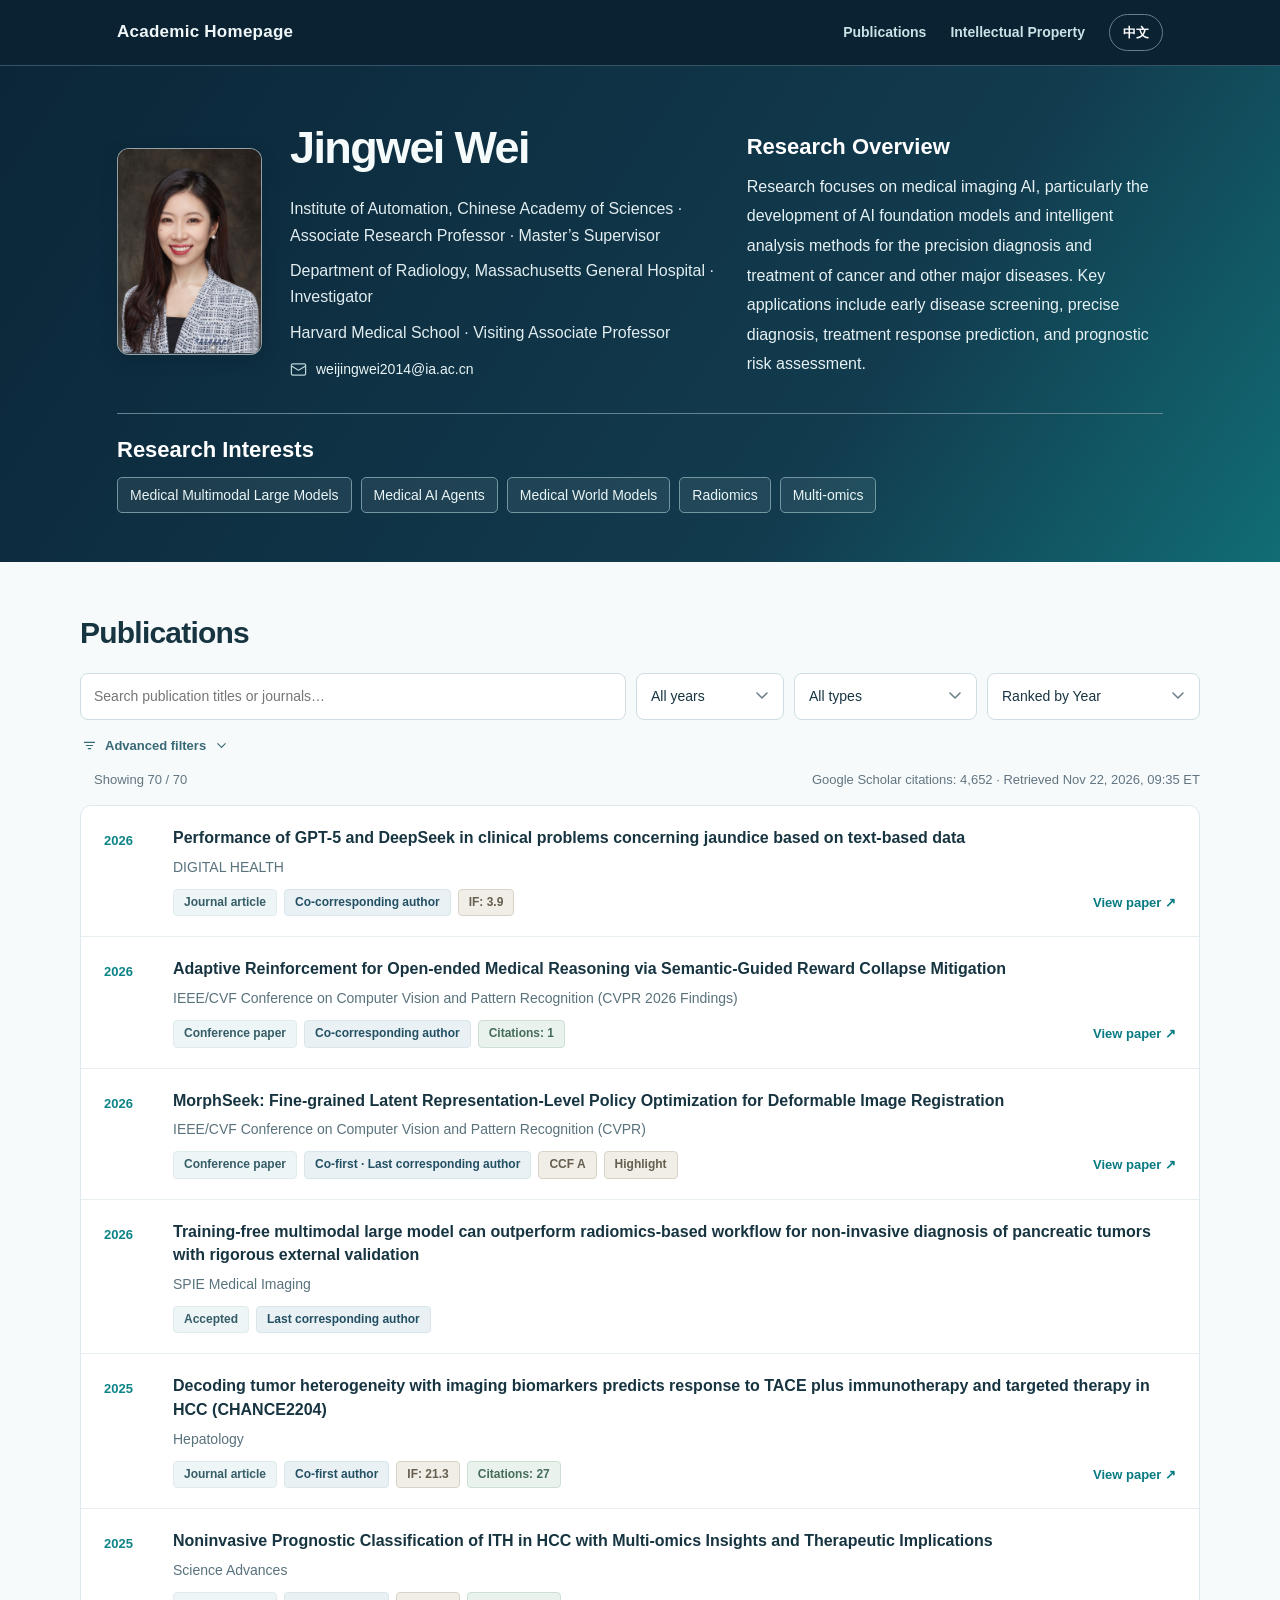
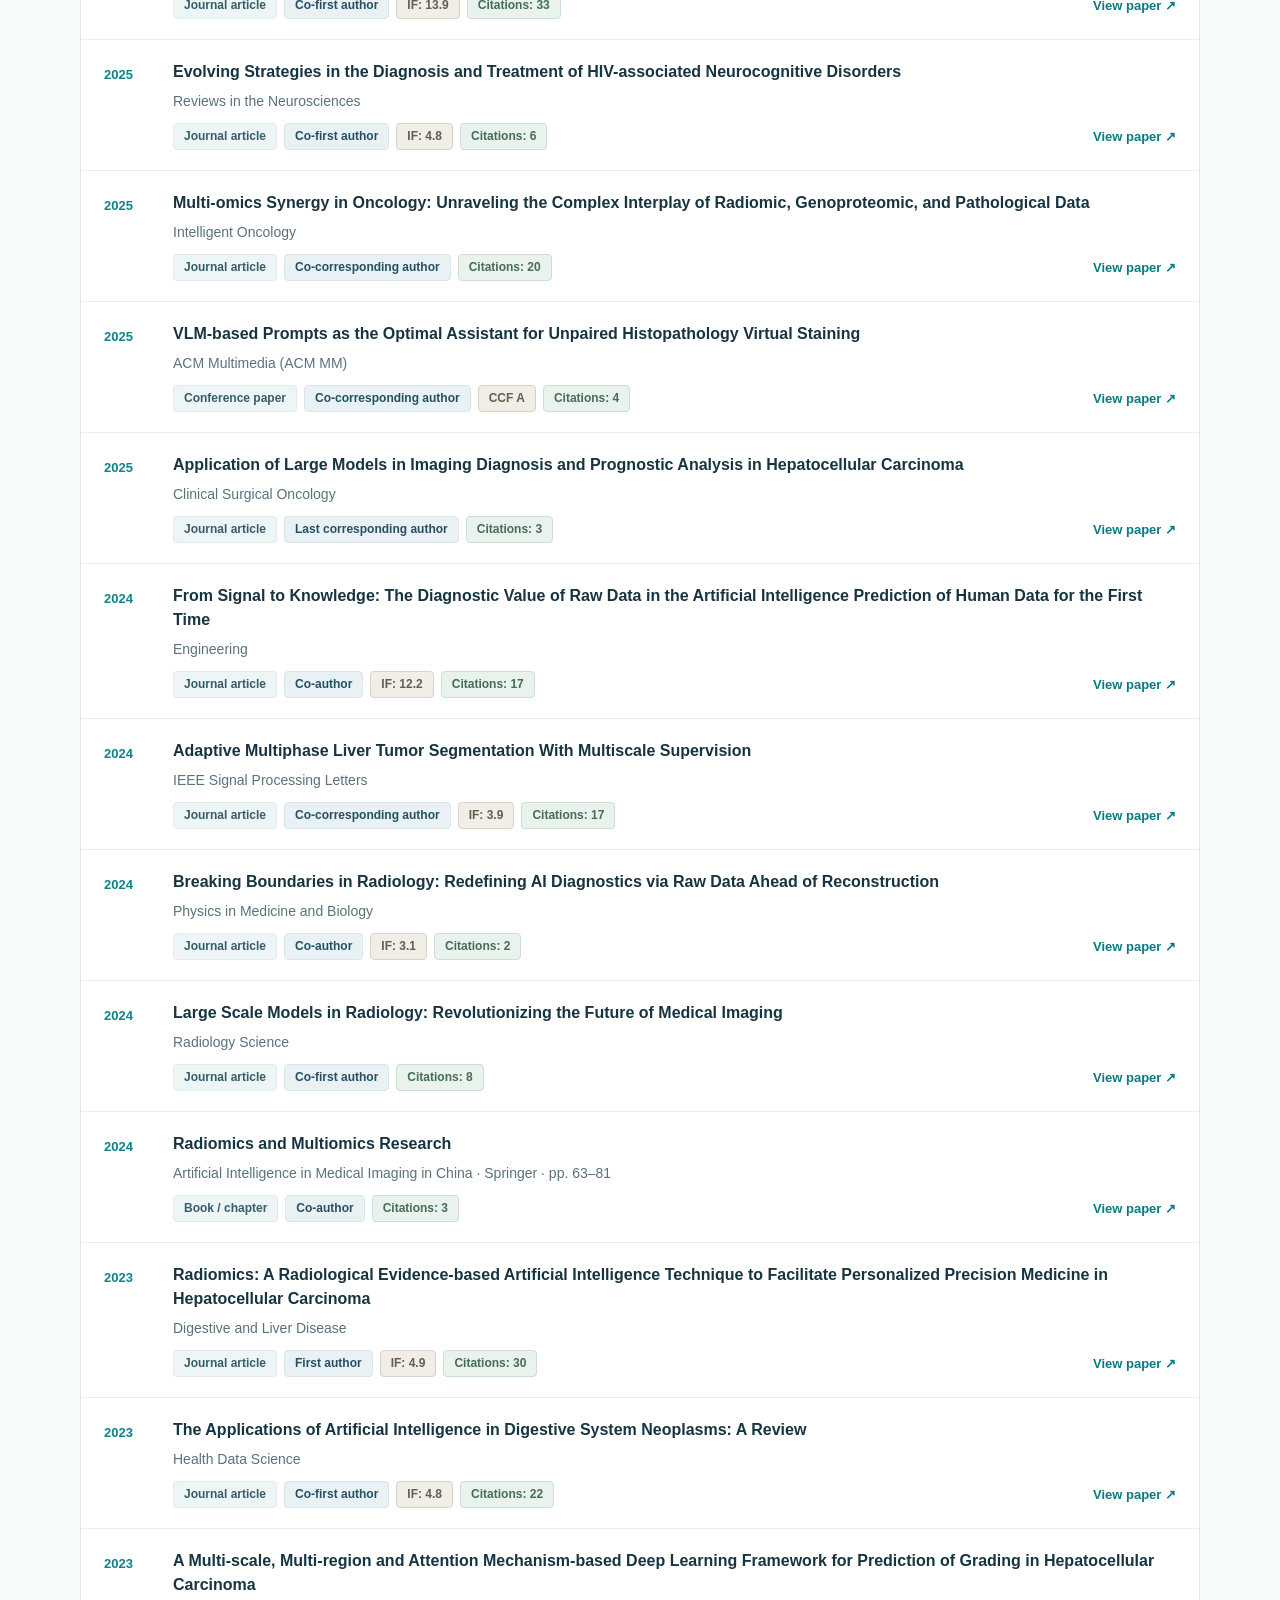
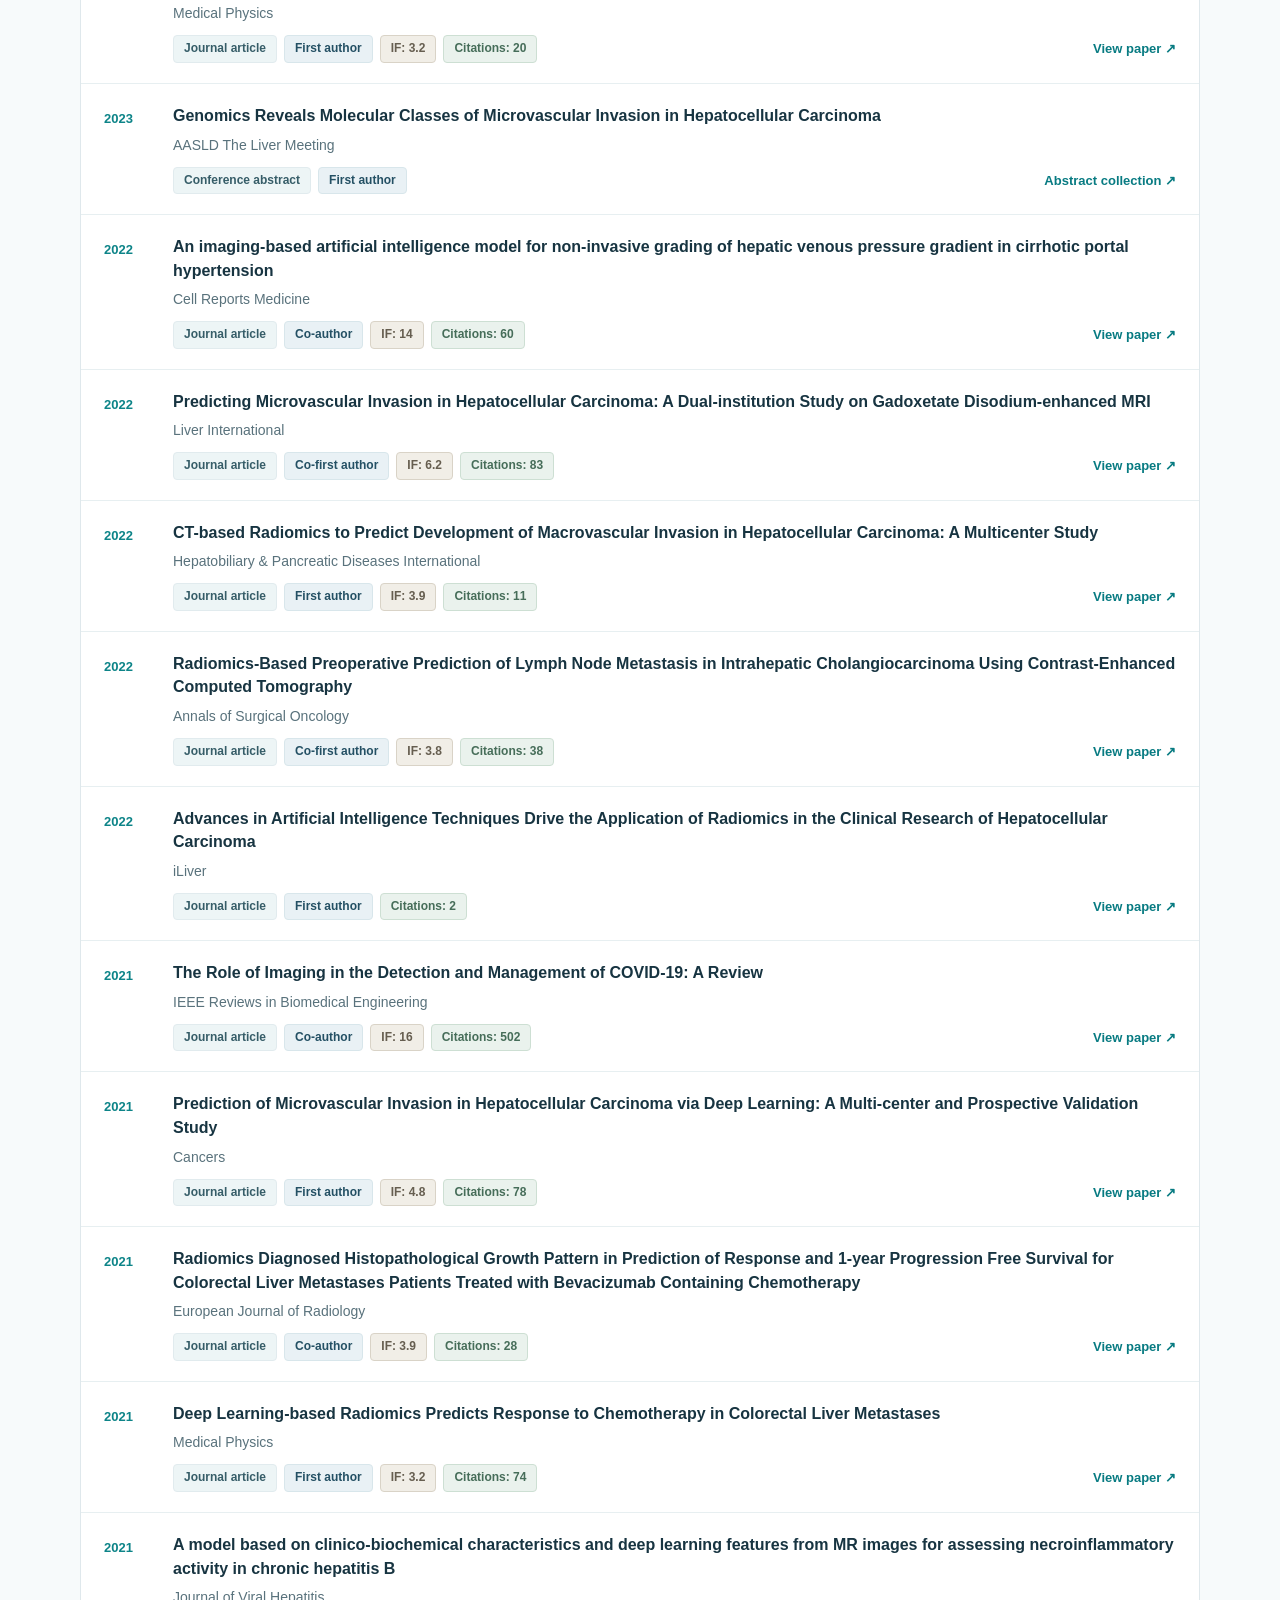
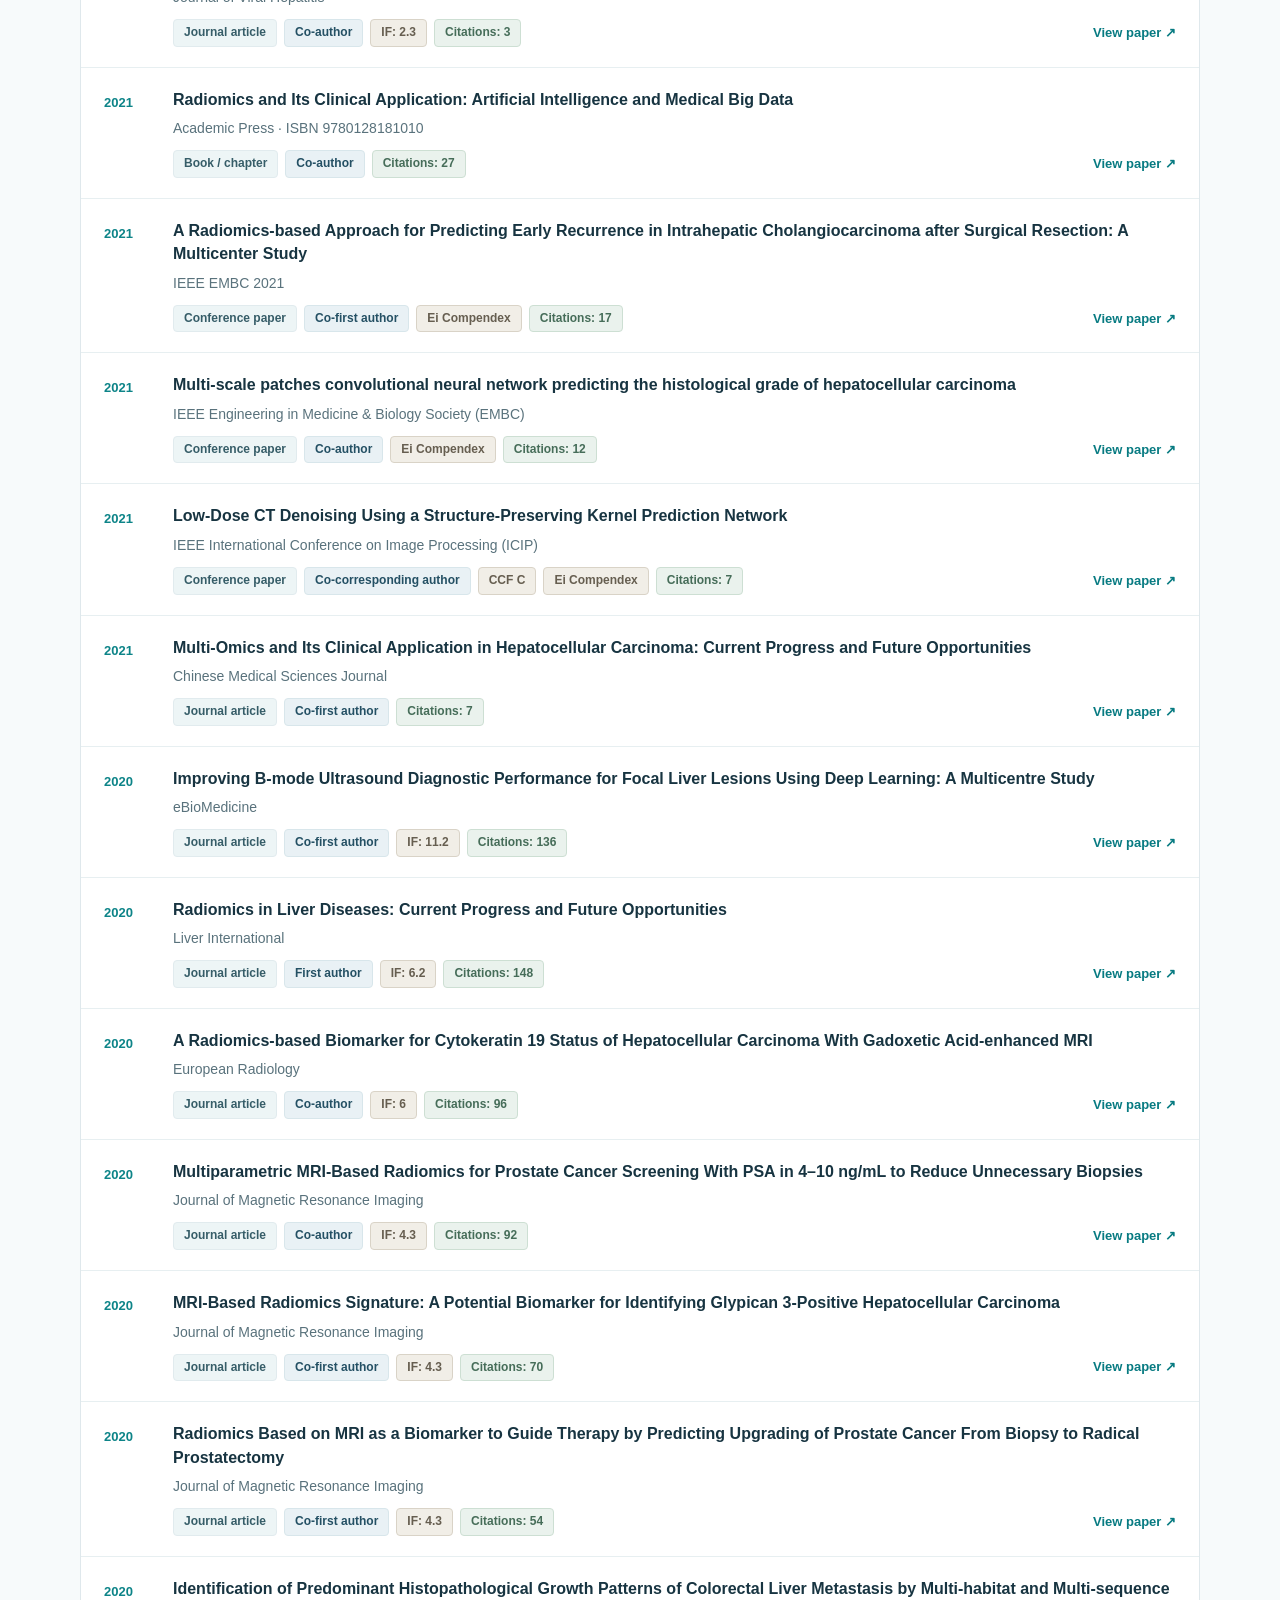
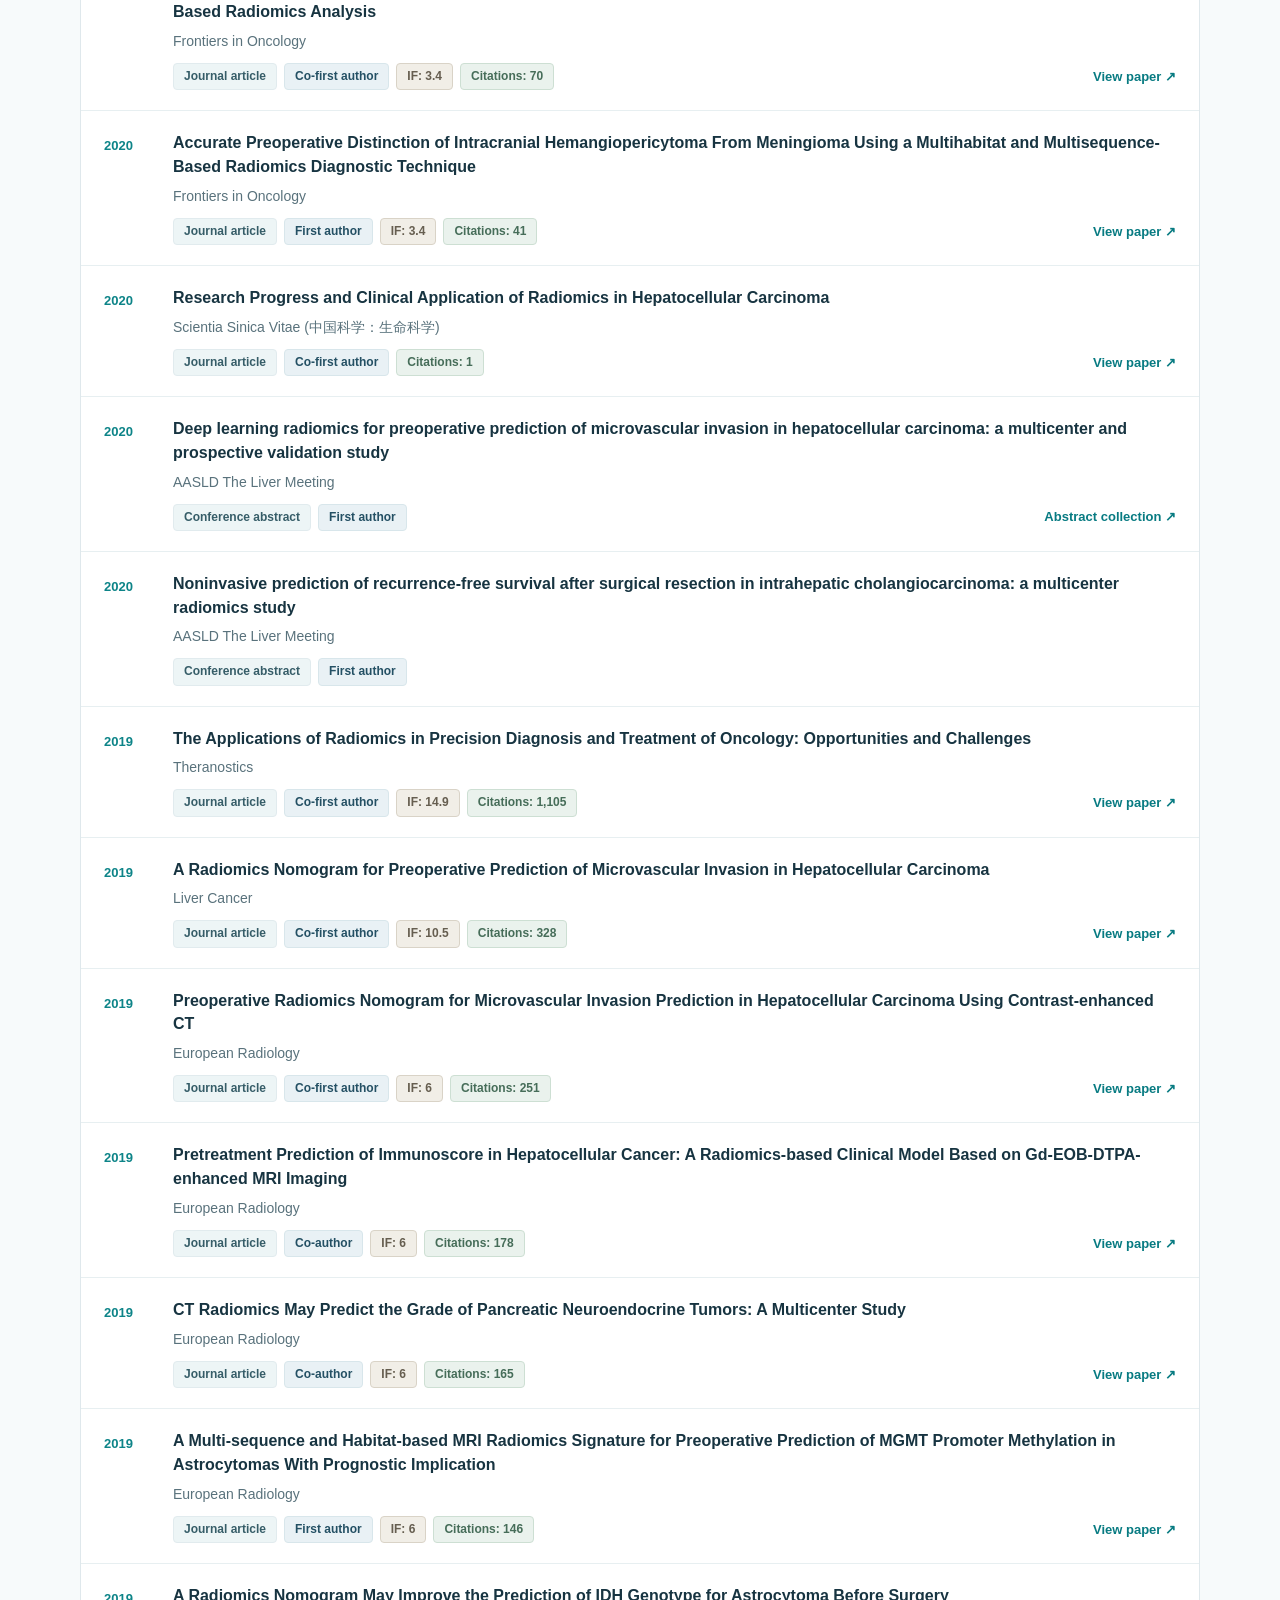
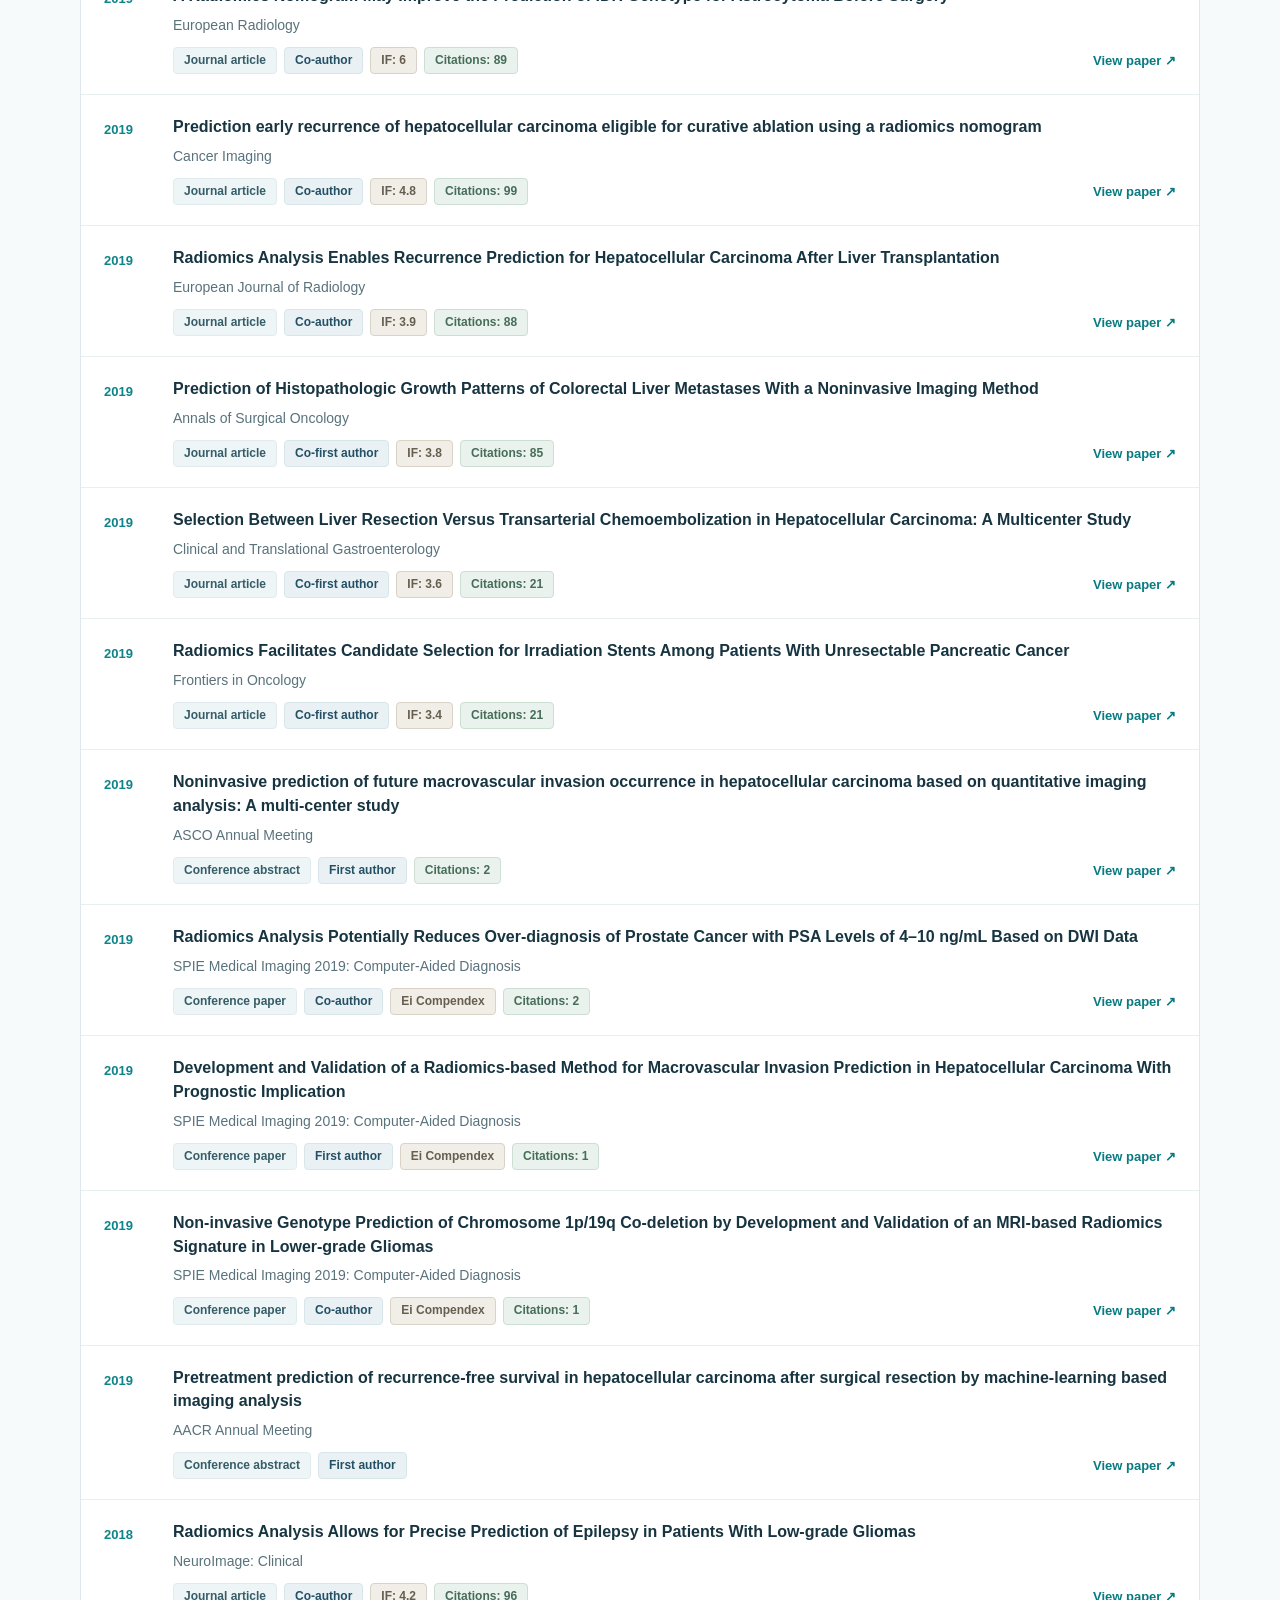
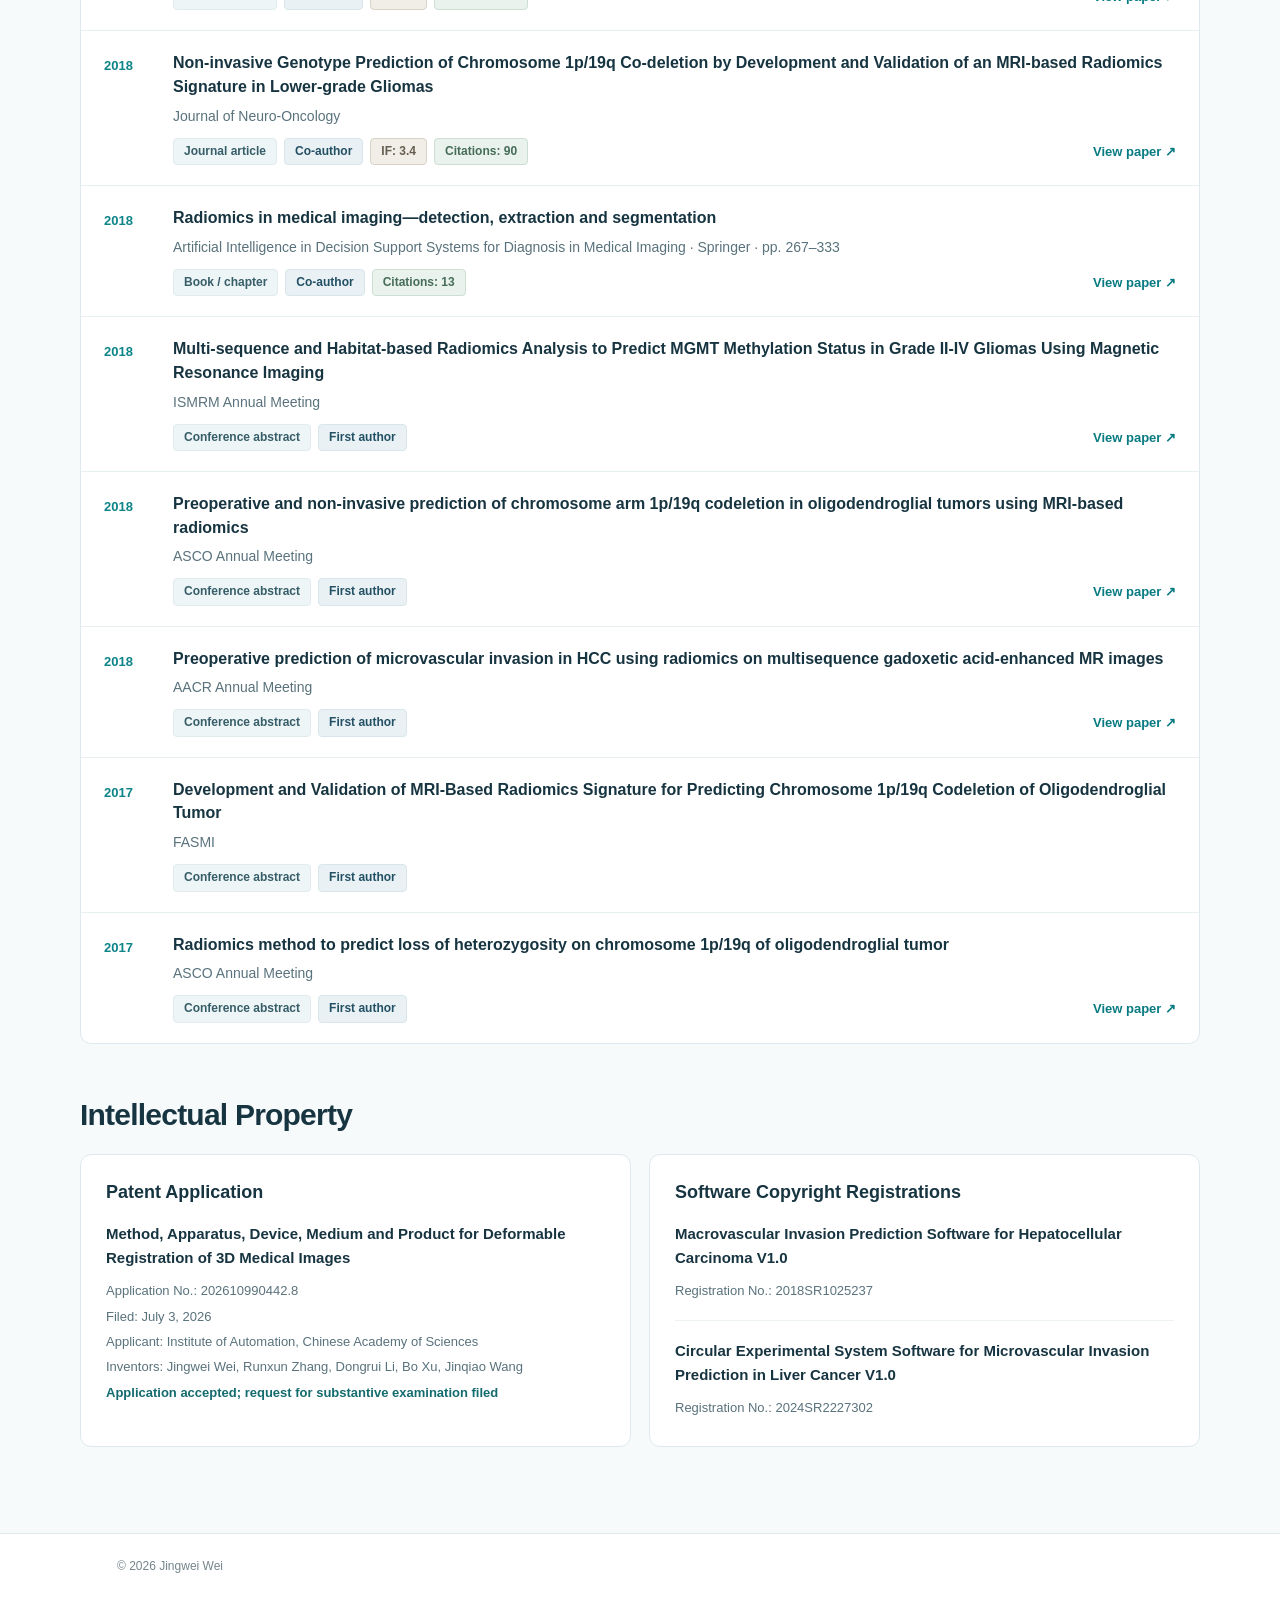
<file: index.html>
<!doctype html><html lang="en"><head><meta charset="UTF-8"><meta name="viewport" content="width=device-width, initial-scale=1"><meta name="description" content="Jingwei Wei · Academic appointments, research interests, and publications in medical imaging AI"><title>Jingwei Wei · Publications</title><!-- Original dark-blue to teal hero (user-approved visual design); build refresh 2026-11-21 -->
<style>

:root{--navy:#102e40;--navyDeep:#0b2232;--teal:#0d8488;--ink:#173441;--muted:#617581;--line:#dfe8ec;--page:#f7fafb}
*{box-sizing:border-box}html{scroll-behavior:smooth}body{margin:0;background:var(--page);color:var(--ink);font:16px/1.65 -apple-system,BlinkMacSystemFont,"Segoe UI","Noto Sans SC","PingFang SC",Arial,sans-serif;-webkit-font-smoothing:antialiased}
a{color:#087e84;text-underline-offset:3px}input,select,button{font:inherit}
.shell{max-width:1120px;margin:auto;padding:0 37px}
.header{background:var(--navyDeep);border-bottom:1px solid #355466;position:sticky;top:0;z-index:20}
.nav{min-height:65px;display:flex;justify-content:space-between;align-items:center;gap:20px}
.logo{font-size:17px;font-weight:740;letter-spacing:.015em;color:#eff7f9;text-decoration:none}
.navlinks{display:flex;gap:24px;align-items:center}
.navlinks a{font-size:14px;font-weight:650;color:#c8e3e6;text-decoration:none}
.navlinks a:hover{color:#fff}
.navlinks .lang{border:1px solid #63828d;border-radius:30px;padding:7px 13px;color:#fff;font-size:13px}
.hero{background:linear-gradient(124deg,#0b2638 0%,#123b4e 67%,#116d75 100%);color:#f5fafb;padding:56px 0 49px}
.hero-grid{display:grid;grid-template-columns:minmax(0,.95fr) minmax(0,1.05fr);grid-template-areas:"name overview-title" "appointments overview-body";column-gap:65px;row-gap:0}
.hero h1{font-size:clamp(36px,3.6vw,45px);line-height:1.16;letter-spacing:-.036em;margin:0 0 22px;font-weight:750}
.affiliations{display:flex;flex-direction:column;gap:9px;color:#e1edf0;font-size:16px;line-height:1.65}
.hero-name{grid-area:name}.hero-name h1{margin:0 0 22px}.hero-overview-heading{grid-area:overview-title;align-self:end}.hero-overview-heading .section-label{font-size:20px;line-height:1.45;margin:0 0 8px}.affiliations{grid-area:appointments}.hero-about{grid-area:overview-body;padding-top:0}
.section-label{font-size:16px;font-weight:750;line-height:1.6;color:#fff;margin:0 0 12px}
.research-summary{margin:0;font-size:16px;color:#e6f1f3;line-height:1.85;max-width:610px}
.interests{margin-top:32px;border-top:1px solid #628390;padding-top:21px}
.interests .section-label{margin-bottom:12px}
.hero-email{display:flex;align-items:center;gap:9px;padding-top:3px;font-size:14px;line-height:1.65}
.hero-email svg{flex:none;color:#bad3d7}
.hero-email a{color:#e8f4f5;text-decoration:none;overflow-wrap:anywhere}
.hero-email a:hover,.hero-email a:focus-visible{color:#fff;text-decoration:underline}
.chips{display:flex;gap:9px;flex-wrap:wrap}
.chip{border:1px solid #7198a1;border-radius:5px;color:#e8f4f5;padding:7px 12px;background:rgba(236,248,248,.07);font-size:14px;line-height:1.45}
.main{padding:52px 0 86px}
.publications{scroll-margin-top:92px}
.publications h2{font-size:30px;line-height:1.25;letter-spacing:-.026em;font-weight:760;margin:0 0 21px}
.filters{display:flex;gap:10px;flex-wrap:wrap;align-items:center;margin-bottom:0}
.filters input,.filters select{background:white;border:1px solid #cedee2;border-radius:8px;color:var(--ink);font-size:14px;padding:11px 13px}
.filters input{flex:1 1 290px;min-width:230px}
.filters select{min-width:148px;appearance:none;-webkit-appearance:none;padding:11px 40px 11px 14px;background-image:url("data:image/svg+xml,%3Csvg xmlns='http://www.w3.org/2000/svg' width='12' height='8' viewBox='0 0 12 8'%3E%3Cpath d='m1 1 5 5 5-5' stroke='%236f8289' stroke-width='1.6' fill='none' stroke-linecap='round' stroke-linejoin='round'/%3E%3C/svg%3E");background-repeat:no-repeat;background-position:right 15px center;background-size:12px 8px;cursor:pointer}

@media(max-width:580px){.filters #sort{flex-basis:100%}}
.publication-status{display:grid;grid-template-columns:minmax(0,1fr) auto;align-items:baseline;column-gap:18px;row-gap:5px;margin:10px 0 15px;font-size:13px;line-height:1.55;color:var(--muted)}
.publication-status .result-count{display:block;min-width:0;padding-left:14px;font-variant-numeric:tabular-nums}
.publication-status .citation-summary{font-variant-numeric:tabular-nums;font-weight:400;text-align:right}
@media(max-width:760px){.publication-status{grid-template-columns:1fr}.publication-status .citation-summary{text-align:left;padding-left:14px}}
.paperlist{background:white;border:1px solid var(--line);border-radius:11px;overflow:hidden}
.paper{display:grid;grid-template-columns:54px minmax(0,1fr);gap:15px;padding:20px 23px;border-bottom:1px solid #e7eff1}
.paper:last-child{border-bottom:0}
.paper:hover{background:#fbfdfd}
.year{font-size:13px;font-weight:770;color:var(--teal);padding-top:4px}
.paper h3{font-size:16px;font-weight:710;line-height:1.48;margin:0;color:var(--ink)}
.venue{font-size:14px;line-height:1.5;color:#59727c;margin:7px 0 9px}
.paper-meta{display:flex;gap:7px;align-items:center;flex-wrap:wrap}
.tag{background:#edf5f6;border:1px solid #e1ebee;color:#365d68;border-radius:4px;font-size:12px;line-height:1.4;padding:3px 8px;font-weight:650}
.tag.highlight,.tag.ccf,.tag.if-tag,.tag.ei-tag{background:#f1eee7;border:1px solid #d9d3c7;color:#665e50;font-weight:710}
.metric{font-size:12px;color:#58727b;line-height:1.5}
.paper-meta a{font-size:13px;color:#087d83;font-weight:700;text-decoration:none;margin-left:auto}
.paper-meta a:hover{text-decoration:underline}.paper-meta .scholar-citation{margin-left:0;color:#396e74;font-weight:650}
.empty{display:none;border:1px dashed var(--line);padding:25px;text-align:center;color:var(--muted);border-radius:8px}
.footer{border-top:1px solid var(--line);background:#fff;color:#74858b;padding:23px 0;font-size:12px}
@media(max-width:800px){.shell{padding:0 24px}.hero-grid{grid-template-columns:1fr;grid-template-areas:"name" "appointments" "overview-title" "overview-body";column-gap:0;row-gap:0}.hero-overview-heading{margin-top:28px}.hero-about{padding-top:0}.hero{padding:40px 0 39px}.interests{margin-top:25px}.hero h1{font-size:39px}}
@media(max-width:580px){.shell{padding:0 18px}.nav{min-height:61px}.logo{font-size:15px}.navlinks{gap:13px}.navlinks a{font-size:12px}.navlinks .lang{font-size:12px;padding:6px 10px}.hero h1{font-size:35px;margin-bottom:18px}.affiliations{font-size:15px;gap:8px}.section-label{font-size:16px}.research-summary{font-size:15px;line-height:1.8}.chip{font-size:13px;padding:6px 9px}.main{padding:40px 0 60px}.publications h2{font-size:26px}.filters input{flex-basis:100%;min-width:0}.filters select{min-width:0;flex:1}.paper{grid-template-columns:40px minmax(0,1fr);gap:10px;padding:17px 13px}.paper h3{font-size:15px}.venue{font-size:13px}.year{font-size:12px}.paper-meta a{margin-left:0}}


/* Each publication: title / venue / paper type & author role / metrics & official links. */
.paper-content{min-width:0}
.paper-meta{display:flex;gap:9px;flex-wrap:wrap;align-items:center;margin-top:11px}
.paper-meta .tag{display:inline-flex;line-height:1.45;white-space:normal;padding:4px 10px}
.paper-meta .paper-role{background:#e9f1f5;border:1px solid #d8e6eb;color:#245064;font-weight:750}
.paper-details{display:flex;gap:12px;flex-wrap:wrap;align-items:center;margin-top:12px;padding-top:10px;border-top:1px solid #edf2f3}
.paper-details .metric,.paper-details a{font-size:13px;line-height:1.5}
.paper-details .source-link,.paper-details .citation-link{font-weight:720;color:#087b82;text-decoration:none}
.paper-details a:hover{text-decoration:underline}
.paper-details .meta-separator{color:#c5d2d6;font-size:13px}
@media(max-width:580px){.paper-meta{gap:7px}.paper-meta .tag{padding:4px 8px}.paper-details{gap:9px}.paper-details .metric,.paper-details a{font-size:12.5px}}

/* Intellectual property: parallel patent and software copyright categories. */
.ip-section{margin-top:52px;scroll-margin-top:92px}
.ip-section>h2{font-size:30px;line-height:1.25;letter-spacing:-.026em;font-weight:760;margin:0 0 21px}
.ip-grid{display:grid;grid-template-columns:repeat(2,minmax(0,1fr));gap:18px}
.ip-panel{background:#fff;border:1px solid var(--line);border-radius:11px;padding:24px 25px;min-width:0}
.ip-panel h3{font-size:18px;line-height:1.45;color:var(--ink);margin:0 0 17px;font-weight:750}
.ip-panel h3 small{color:var(--teal);font-size:13px;margin-left:5px}
.ip-entry+.ip-entry{border-top:1px solid #edf2f3;margin-top:18px;padding-top:18px}
.ip-entry h4{font-size:15px;line-height:1.6;margin:0 0 10px;font-weight:710;color:var(--ink)}
.ip-entry p{margin:4px 0;font-size:13px;color:#59727c;line-height:1.65}
.ip-entry .ip-status{color:#146b6e;font-weight:650}
.ip-entry .ip-note{font-size:12px;line-height:1.65}
.metric-note{font-size:12px;color:#6c828a;line-height:1.65;margin:17px 0 0}
.paper-details .citation-count{font-variant-numeric:tabular-nums}
@media(max-width:800px){.ip-grid{grid-template-columns:1fr}.ip-panel{padding:20px}.ip-section{margin-top:39px}}

/* Desktop title and affiliation/summary starts use corresponding grid rows. */
.hero-grid{align-items:start}
.hero-name,.hero-overview-heading,.affiliations,.hero-about{min-width:0}
.hero-overview-heading{align-self:end}
.affiliations,.hero-about{align-self:start}
.paper-meta{display:grid;grid-template-columns:minmax(0,1fr) auto;align-items:center;column-gap:16px;row-gap:8px}
.paper-labels{display:flex;align-items:center;gap:7px;min-width:0;flex-wrap:wrap}
.paper-meta .source-link{display:inline-flex;align-items:center;justify-self:end;margin-left:0;white-space:nowrap;font-size:13px;font-weight:720;color:#087b82;text-decoration:none}
.paper-meta .source-link:hover{text-decoration:underline}
.paper-details .citation-link{font-size:13px;color:#087b82;font-weight:720;text-decoration:none}
@media(max-width:580px){.paper-meta{gap:9px}.paper-meta .source-link{font-size:12px}.paper-details .citation-link{font-size:12.5px}}

.tag.if-tag{white-space:nowrap;font-variant-numeric:tabular-nums}
.tag.citation-tag{background:#eaf2ed;border:1px solid #cddfd3;color:#466d59;font-weight:740;white-space:nowrap;font-variant-numeric:tabular-nums}

.tag.ei-tag{white-space:nowrap}
.ip-panel h3{margin-bottom:17px}

/* English masthead: bottom-align overview and appointments while keeping the two columns independent. */
.hero-grid.hero-grid-en{display:grid;grid-template-columns:minmax(0,.95fr) minmax(0,1.05fr);grid-template-areas:none;column-gap:65px;align-items:end}
.hero-grid-en .hero-identity,.hero-grid-en .hero-intro{min-width:0}
.hero-grid-en .hero-overview-heading{margin:0;align-self:auto}
.hero-grid-en .hero-overview-heading .section-label{font-size:22px;line-height:1.35;margin:0 0 10px}
.hero-grid-en .hero-about{padding-top:0}
.hero-grid-en .hero-intro{align-self:end;transform:translateY(4px)}
@media(max-width:800px){.hero-grid.hero-grid-en{grid-template-columns:1fr;align-items:start}.hero-grid-en .hero-intro{margin-top:28px;align-self:start;transform:none}}

.paper-labels .citation-link{font-size:12px;line-height:1.5;white-space:nowrap;color:#087b82;font-weight:700;text-decoration:none;margin-left:4px}
.paper-labels .citation-link:hover{text-decoration:underline}
@media(max-width:580px){.paper-labels .citation-link{font-size:12px;margin-left:0}}
.appointment-separator{white-space:pre}
/* Keep original name, affiliation and summary type sizes; match interests heading to overview. */
.hero .interests .section-label{font-size:22px;line-height:1.35}
@media(max-width:580px){html[lang="zh-CN"] .hero .interests .section-label{font-size:16px}}


/* Optional advanced filters — keep the existing primary search row uncluttered. */
.advanced-filter-bar{display:flex;align-items:center;justify-content:space-between;gap:14px;margin:11px 0 0}
.advanced-filter-toggle{display:inline-flex;align-items:center;gap:8px;background:transparent;border:0;padding:4px 2px;color:#376976;font-size:13px;font-weight:690;cursor:pointer}
.advanced-filter-toggle:hover,.advanced-filter-toggle:focus-visible{color:#075d66;text-decoration:underline;text-underline-offset:3px}
.advanced-filter-toggle svg{width:15px;height:15px;flex:none}
.advanced-filter-toggle .advanced-chevron{transition:transform .15s ease}
.advanced-filter-toggle[aria-expanded="true"] .advanced-chevron{transform:rotate(180deg)}
.advanced-filter-reset{background:transparent;border:0;color:#6c818b;font-size:12px;cursor:pointer;padding:4px}
.advanced-filter-reset:hover{text-decoration:underline}
.advanced-filter-reset[hidden],.advanced-filter-panel[hidden]{display:none}
.advanced-filter-panel{margin-top:10px;padding:17px 19px 15px;background:#fff;border:1px solid #dfe8ec;border-radius:9px}
.advanced-filter-fields{display:grid;grid-template-columns:repeat(2,minmax(0,1fr));gap:16px}
.advanced-field{display:flex;flex-direction:column;gap:7px;min-width:0}
.advanced-field>span,.advanced-roles legend{font-size:13px;font-weight:680;color:#344f5a}
.advanced-field select,.advanced-field input{width:100%;min-width:0;border:1px solid #cedee2;border-radius:7px;padding:9px 12px;color:var(--ink);background:white;font-size:14px;line-height:1.4}
.advanced-field select:focus-visible,.advanced-field input:focus-visible{outline:2px solid #0d8488;outline-offset:1px}
.advanced-roles{border:0;padding:0;margin:16px 0 0;min-width:0}
.advanced-roles legend{padding:0;margin:0 0 9px}
.advanced-role-options{display:flex;flex-wrap:wrap;gap:8px 22px}
.advanced-role-option{display:inline-flex;align-items:center;gap:7px;color:#344f5a;font-size:13px;cursor:pointer;white-space:nowrap}
.advanced-role-option input{width:15px;height:15px;accent-color:#0d8488;cursor:pointer}
.advanced-types{border:0;padding:0;margin:16px 0 0;min-width:0}
.advanced-types legend{padding:0;margin:0 0 9px;font-size:13px;font-weight:680;color:#344f5a}
.advanced-type-options{display:flex;flex-wrap:wrap;gap:8px 22px}
.advanced-type-option{display:inline-flex;align-items:center;gap:7px;color:#344f5a;font-size:13px;cursor:pointer;white-space:nowrap}
.advanced-type-option input{width:15px;height:15px;accent-color:#0d8488;cursor:pointer}
@media(max-width:580px){.advanced-filter-panel{padding:15px 14px}.advanced-filter-fields{grid-template-columns:1fr;gap:12px}.advanced-role-options{gap:10px 16px}}

.hero-photo{grid-area:photo;display:block;overflow:hidden;width:145px;height:188px;border:1px solid rgba(237,247,248,.53);border-radius:12px;box-shadow:0 5px 17px rgba(4,25,32,.22);background:#34414a;align-self:center}
.hero-photo img{width:100%;height:100%;display:block;object-fit:cover;object-position:center 35%}
.hero-grid.hero-grid-cn{grid-template-columns:145px minmax(0,1.03fr) minmax(0,1fr);grid-template-areas:"photo name ." "photo appointments overview-title" "photo appointments overview-body";column-gap:28px;row-gap:0;align-items:start}
.hero-grid-cn .hero-overview-heading,.hero-grid-cn .hero-about{margin-left:0}
.hero-grid.hero-grid-en{grid-template-columns:145px minmax(0,1.03fr) minmax(0,1fr);grid-template-areas:none;column-gap:28px;align-items:center}
.hero-grid-en .hero-intro{align-self:center;transform:none}
@media(max-width:800px){
.hero-grid.hero-grid-cn{grid-template-columns:112px minmax(0,1fr);grid-template-areas:"photo name" "appointments appointments" "overview-title overview-title" "overview-body overview-body";column-gap:23px;align-items:center}
.hero-grid.hero-grid-en{grid-template-columns:112px minmax(0,1fr);grid-template-areas:"photo identity" "intro intro";column-gap:23px;align-items:center}
.hero-photo{width:112px;height:144px}
.hero-grid-cn .hero-name h1{margin:0}
.hero-grid-cn .affiliations{margin-top:19px}
.hero-grid-cn .hero-overview-heading{margin-top:26px}
.hero-grid-en .hero-photo{grid-area:photo}
.hero-grid-en .hero-identity{grid-area:identity}
.hero-grid-en .hero-intro{grid-area:intro;margin-top:26px;align-self:center;transform:none}
.hero-grid-en .hero-name h1{margin-bottom:12px}
}
@media(max-width:580px){
.hero-grid.hero-grid-cn{grid-template-columns:94px minmax(0,1fr);column-gap:19px}
.hero-grid.hero-grid-en{grid-template-columns:94px minmax(0,1fr);grid-template-areas:"photo name" "appointments appointments" "intro intro";column-gap:19px}
.hero-photo{width:94px;height:123px}
.hero-grid-cn .affiliations{margin-top:18px}
.hero-grid-en .hero-identity{display:contents}
.hero-grid-en .hero-name{grid-area:name}
.hero-grid-en .affiliations{grid-area:appointments;margin-top:18px}
.hero-grid-en .hero-name h1{margin:0}
}

@media(min-width:801px){
.hero-grid.hero-grid-en{grid-template-areas:"photo identity intro"}
.hero-grid-en .hero-identity{grid-area:identity}
.hero-grid-en .hero-intro{grid-area:intro}
}

/* Keep the original photograph's natural 1432×2048 aspect ratio without cropping. */
.hero-photo{height:auto;aspect-ratio:1432 / 2048}
.hero-photo img{display:block;width:100%;height:auto;object-fit:contain;object-position:center}
@media(min-width:801px){.hero-grid-en .hero-intro{transform:translateY(4px)}}
</style></head><body>
<header class="header"><div class="shell nav"><a href="#top" class="logo">Academic Homepage</a><nav class="navlinks" aria-label="Navigation"><a href="#publications">Publications</a><a href="#intellectual-property">Intellectual Property</a><a class="lang" href="zh/?v=20261122-language-sync">中文</a></nav></div></header>
<section class="hero" id="top"><div class="shell"><div class="hero-grid hero-grid-en"><div class="hero-photo"><img src="assets/jingwei-portrait-original-20261122.jpg" alt="Jingwei Wei" width="1432" height="2048" loading="eager" decoding="async"></div><div class="hero-identity"><div class="hero-name"><h1>Jingwei Wei</h1></div><div class="affiliations"><div>Institute of Automation, Chinese Academy of Sciences · Associate Research Professor · Master’s Supervisor</div><div>Department of Radiology, Massachusetts General Hospital · Investigator</div><div>Harvard Medical School<span class="appointment-separator"> · </span>Visiting Associate Professor</div><div class="hero-email"><svg aria-hidden="true" xmlns="http://www.w3.org/2000/svg" width="17" height="17" viewBox="0 0 24 24" fill="none" stroke="currentColor" stroke-width="1.75" stroke-linecap="round" stroke-linejoin="round"><rect x="2" y="4" width="20" height="16" rx="2"/><path d="m22 7-10 6L2 7"/></svg><a href="mailto:weijingwei2014@ia.ac.cn">weijingwei2014@ia.ac.cn</a></div></div></div><div class="hero-intro"><div class="hero-overview-heading"><h2 class="section-label">Research Overview</h2></div><div class="hero-about"><p class="research-summary">Research focuses on medical imaging AI, particularly the development of AI foundation models and intelligent analysis methods for the precision diagnosis and treatment of cancer and other major diseases. Key applications include early disease screening, precise diagnosis, treatment response prediction, and prognostic risk assessment.</p></div></div></div><div class="interests"><h2 class="section-label">Research Interests</h2><div class="chips"><span class="chip">Medical Multimodal Large Models</span><span class="chip">Medical AI Agents</span><span class="chip">Medical World Models</span><span class="chip">Radiomics</span><span class="chip">Multi-omics</span></div></div></div></section>
<main class="shell main"><section class="publications" id="publications"><h2>Publications</h2><div class="filters"><input id="search" type="search" placeholder="Search publication titles or journals…" aria-label="Search publication titles or journals…"><select id="year" aria-label="year"><option value="">All years</option></select><select id="type" aria-label="type"><option value="">All types</option><option value="journal">Journal article</option><option value="conference">Conference paper</option><option value="abstract">Conference abstract</option><option value="book">Book / chapter</option><option value="accepted">Accepted</option></select><select id="sort" aria-label="Sort publications"><option value="newest">Ranked by Year</option><option value="citations-desc">Ranked by Citations</option><option value="impact-desc">Ranked by Impact Factor</option></select></div>
<div class="advanced-filter-bar">
  <button type="button" id="advanced-filter-toggle" class="advanced-filter-toggle" aria-expanded="false" aria-controls="advanced-filter-panel">
    <svg aria-hidden="true" viewBox="0 0 24 24" fill="none" stroke="currentColor" stroke-width="1.8" stroke-linecap="round" stroke-linejoin="round"><path d="M4 7h16M7 12h10M10 17h4"/></svg>
    <span>Advanced filters<span id="advanced-filter-active-count"></span></span>
    <svg class="advanced-chevron" aria-hidden="true" viewBox="0 0 24 24" fill="none" stroke="currentColor" stroke-width="1.8" stroke-linecap="round" stroke-linejoin="round"><path d="m6 9 6 6 6-6"/></svg>
  </button>
  <button type="button" id="advanced-filter-reset" class="advanced-filter-reset" hidden>Clear advanced filters</button>
</div>
<div id="advanced-filter-panel" class="advanced-filter-panel" hidden>
  <div class="advanced-filter-fields">
    <label class="advanced-field"><span>Published since</span><select id="year-from" aria-label="Published since"><option value="">Any year</option></select></label>
    <label class="advanced-field"><span>Minimum Impact Factor (≥)</span><input id="min-if" type="number" min="0" step="0.1" inputmode="decimal" placeholder="e.g. 6.2" aria-label="Minimum Impact Factor (≥)"></label>
  </div>
  <fieldset class="advanced-roles"><legend>Author position (select multiple)</legend><div class="advanced-role-options">
    <label class="advanced-role-option"><input type="checkbox" name="author-role" value="first"><span>First author</span></label>
    <label class="advanced-role-option"><input type="checkbox" name="author-role" value="cofirst"><span>Co-first author</span></label>
    <label class="advanced-role-option"><input type="checkbox" name="author-role" value="cocorr"><span>Co-corresponding author</span></label>
    <label class="advanced-role-option"><input type="checkbox" name="author-role" value="lastcorr"><span>Last corresponding author</span></label>
  </div></fieldset>
  <fieldset class="advanced-types"><legend>Publication type (select multiple)</legend><div class="advanced-type-options">
    <label class="advanced-type-option"><input type="checkbox" name="publication-kind" value="journal"><span>Journal articles</span></label>
    <label class="advanced-type-option"><input type="checkbox" name="publication-kind" value="conference"><span>Conference papers</span></label>
    <label class="advanced-type-option"><input type="checkbox" name="publication-kind" value="abstract"><span>Conference abstracts</span></label>
    <label class="advanced-type-option"><input type="checkbox" name="publication-kind" value="book"><span>Books / chapters</span></label>
    <label class="advanced-type-option"><input type="checkbox" name="publication-kind" value="accepted"><span>Accepted manuscripts</span></label>
  </div></fieldset>
</div><div class="publication-status"><span id="count" class="result-count" aria-live="polite">Showing 70 / 70</span><span class="citation-summary">Google Scholar citations: 4,652 · Retrieved Nov 22, 2026, 09:35 ET</span></div><div class="paperlist" id="papers"></div><div id="empty" class="empty"></div></section><section class="ip-section" id="intellectual-property"><h2>Intellectual Property</h2><div class="ip-grid"><article class="ip-panel"><h3>Patent Application </h3><div class="ip-entry"><h4>Method, Apparatus, Device, Medium and Product for Deformable Registration of 3D Medical Images</h4><p>Application No.: 202610990442.8</p><p>Filed: July 3, 2026</p><p>Applicant: Institute of Automation, Chinese Academy of Sciences</p><p>Inventors: Jingwei Wei, Runxun Zhang, Dongrui Li, Bo Xu, Jinqiao Wang</p><p class="ip-status">Application accepted; request for substantive examination filed</p></div></article><article class="ip-panel"><h3>Software Copyright Registrations </h3><div class="ip-entry"><h4>Macrovascular Invasion Prediction Software for Hepatocellular Carcinoma V1.0</h4><p>Registration No.: 2018SR1025237</p></div><div class="ip-entry"><h4>Circular Experimental System Software for Microvascular Invasion Prediction in Liver Cancer V1.0</h4><p>Registration No.: 2024SR2227302</p></div></article></div></section></main><footer class="footer"><div class="shell">© 2026 Jingwei Wei</div></footer>
<script id="bibliography-data" type="application/json">[{"year":2026,"title":"MorphSeek: Fine-grained Latent Representation-Level Policy Optimization for Deformable Image Registration","venue":"IEEE/CVF Conference on Computer Vision and Pattern Recognition (CVPR)","role":"Co-first author; Last corresponding author","kind":"conference","url":"https://openaccess.thecvf.com/content/CVPR2026/html/Zhang_MorphSeek_Fine-grained_Latent_Representation-Level_Policy_Optimization_for_Deformable_Image_Registration_CVPR_2026_paper.html","direct":true,"roleCode":"cofirst-last-corresponding","highlight":true,"ccfRank":"A"},{"year":2025,"title":"Decoding tumor heterogeneity with imaging biomarkers predicts response to TACE plus immunotherapy and targeted therapy in HCC (CHANCE2204)","venue":"Hepatology","role":"Co-first author","kind":"journal","url":"https://doi.org/10.1097/HEP.0000000000001593","direct":true,"roleCode":"cofirst","impactFactor2025":21.3,"impactFactorSource":"JCR 2025 (released 2026)","doi":"10.1097/HEP.0000000000001593","googleScholarCitations":27,"googleScholarAsOf":"2026-11-22 09:35","googleScholarAuthorId":"cT-NihcAAAAJ"},{"year":2025,"title":"VLM-based Prompts as the Optimal Assistant for Unpaired Histopathology Virtual Staining","venue":"ACM Multimedia (ACM MM)","role":"Corresponding author","kind":"conference","url":"https://doi.org/10.1145/3746027.3755105","direct":true,"sourceVerified":true,"verificationNote":"DOI confirmed via dblp ACM MM 2025 record; arXiv full text 2504.15545","roleCode":"co-corresponding","ccfRank":"A","doi":"10.1145/3746027.3755105","googleScholarCitations":4,"googleScholarAsOf":"2026-11-22 09:35","googleScholarAuthorId":"cT-NihcAAAAJ"},{"year":2025,"title":"Multi-omics Synergy in Oncology: Unraveling the Complex Interplay of Radiomic, Genoproteomic, and Pathological Data","venue":"Intelligent Oncology","role":"Corresponding author","kind":"journal","url":"https://doi.org/10.1016/j.intonc.2024.10.003","direct":true,"sourceVerified":true,"roleCode":"co-corresponding","impactFactorSource":"JCR 2025 (released 2026)","doi":"10.1016/j.intonc.2024.10.003","googleScholarCitations":20,"googleScholarAsOf":"2026-11-22 09:35","googleScholarAuthorId":"cT-NihcAAAAJ"},{"year":2025,"title":"Evolving Strategies in the Diagnosis and Treatment of HIV-associated Neurocognitive Disorders","venue":"Reviews in the Neurosciences","role":"Co-first author","kind":"journal","url":"https://doi.org/10.1515/revneuro-2025-0004","direct":true,"sourceVerified":true,"roleCode":"cofirst","impactFactor2025":4.8,"impactFactorSource":"JCR 2025 (released 2026)","doi":"10.1515/revneuro-2025-0004","googleScholarCitations":6,"googleScholarAsOf":"2026-11-22 09:35","googleScholarAuthorId":"cT-NihcAAAAJ"},{"year":2025,"title":"Application of Large Models in Imaging Diagnosis and Prognostic Analysis in Hepatocellular Carcinoma","venue":"Clinical Surgical Oncology","role":"Corresponding author","kind":"journal","url":"https://doi.org/10.1016/j.cson.2025.100083","direct":true,"sourceVerified":true,"roleCode":"last-corresponding","impactFactorSource":"JCR 2025 (released 2026)","doi":"10.1016/j.cson.2025.100083","googleScholarCitations":3,"googleScholarAsOf":"2026-11-22 09:35","googleScholarAuthorId":"cT-NihcAAAAJ"},{"year":2025,"title":"Noninvasive Prognostic Classification of ITH in HCC with Multi-omics Insights and Therapeutic Implications","venue":"Science Advances","role":"Co-first author","kind":"journal","url":"https://doi.org/10.1126/sciadv.ads8323","direct":true,"roleCode":"cofirst","impactFactor2025":13.9,"impactFactorSource":"JCR 2025 (released 2026)","doi":"10.1126/sciadv.ads8323","googleScholarCitations":33,"googleScholarAsOf":"2026-11-22 09:35","googleScholarAuthorId":"cT-NihcAAAAJ"},{"year":2024,"title":"Adaptive Multiphase Liver Tumor Segmentation With Multiscale Supervision","venue":"IEEE Signal Processing Letters","role":"Corresponding author","kind":"journal","url":"https://doi.org/10.1109/LSP.2024.3356414","direct":true,"sourceVerified":true,"roleCode":"co-corresponding","impactFactor2025":3.9,"impactFactorSource":"JCR 2025 (released 2026)","doi":"10.1109/LSP.2024.3356414","googleScholarCitations":17,"googleScholarAsOf":"2026-11-22 09:35","googleScholarAuthorId":"cT-NihcAAAAJ"},{"year":2024,"title":"Breaking Boundaries in Radiology: Redefining AI Diagnostics via Raw Data Ahead of Reconstruction","venue":"Physics in Medicine and Biology","role":"Co-author","kind":"journal","url":"https://pubmed.ncbi.nlm.nih.gov/38224617/","direct":true,"sourceVerified":true,"verificationNote":"PubMed PMID 38224617 (stable public bibliographic record). Official publisher DOI remains 10.1088/1361-6560/ad1e7c; IOP publisher redirect may be inaccessible for some visitors.","roleCode":"coauthor","impactFactor2025":3.1,"impactFactorSource":"JCR 2025 (released 2026)","doi":"10.1088/1361-6560/ad1e7c","googleScholarCitations":2,"googleScholarAsOf":"2026-11-22 09:35","googleScholarAuthorId":"cT-NihcAAAAJ"},{"year":2024,"title":"Large Scale Models in Radiology: Revolutionizing the Future of Medical Imaging","venue":"Radiology Science","role":"Co-first author","kind":"journal","url":"https://doi.org/10.15212/RADSCI-2023-0018","direct":true,"sourceVerified":true,"roleCode":"cofirst","impactFactorSource":"JCR 2025 (released 2026)","doi":"10.15212/RADSCI-2023-0018","googleScholarCitations":8,"googleScholarAsOf":"2026-11-22 09:35","googleScholarAuthorId":"cT-NihcAAAAJ"},{"year":2023,"title":"A Multi-scale, Multi-region and Attention Mechanism-based Deep Learning Framework for Prediction of Grading in Hepatocellular Carcinoma","venue":"Medical Physics","role":"First author","kind":"journal","url":"https://aapm.onlinelibrary.wiley.com/doi/10.1002/mp.16127","direct":true,"roleCode":"first","impactFactor2025":3.2,"impactFactorSource":"JCR 2025 (released 2026)","doi":"10.1002/mp.16127","googleScholarCitations":20,"googleScholarAsOf":"2026-11-22 09:35","googleScholarAuthorId":"cT-NihcAAAAJ"},{"year":2023,"title":"Radiomics: A Radiological Evidence-based Artificial Intelligence Technique to Facilitate Personalized Precision Medicine in Hepatocellular Carcinoma","venue":"Digestive and Liver Disease","role":"First author","kind":"journal","url":"https://pubmed.ncbi.nlm.nih.gov/36641292/","direct":true,"roleCode":"first","impactFactor2025":4.9,"impactFactorSource":"JCR 2025 (released 2026)","doi":"10.1016/j.dld.2022.12.015","googleScholarCitations":30,"googleScholarAsOf":"2026-11-22 09:35","googleScholarAuthorId":"cT-NihcAAAAJ"},{"year":2022,"title":"Radiomics-Based Preoperative Prediction of Lymph Node Metastasis in Intrahepatic Cholangiocarcinoma Using Contrast-Enhanced Computed Tomography","venue":"Annals of Surgical Oncology","role":"Co-first author","kind":"journal","url":"https://doi.org/10.1245/s10434-022-12028-8","direct":true,"sourceVerified":true,"roleCode":"cofirst","impactFactor2025":3.8,"impactFactorSource":"JCR 2025 (released 2026)","doi":"10.1245/s10434-022-12028-8","googleScholarCitations":38,"googleScholarAsOf":"2026-11-22 09:35","googleScholarAuthorId":"cT-NihcAAAAJ"},{"year":2022,"title":"CT-based Radiomics to Predict Development of Macrovascular Invasion in Hepatocellular Carcinoma: A Multicenter Study","venue":"Hepatobiliary & Pancreatic Diseases International","role":"First author","kind":"journal","url":"https://doi.org/10.1016/j.hbpd.2021.09.011","direct":true,"sourceVerified":true,"roleCode":"first","impactFactor2025":3.9,"impactFactorSource":"JCR 2025 (released 2026)","doi":"10.1016/j.hbpd.2021.09.011","googleScholarCitations":11,"googleScholarAsOf":"2026-11-22 09:35","googleScholarAuthorId":"cT-NihcAAAAJ"},{"year":2022,"title":"Predicting Microvascular Invasion in Hepatocellular Carcinoma: A Dual-institution Study on Gadoxetate Disodium-enhanced MRI","venue":"Liver International","role":"Co-first author","kind":"journal","url":"https://doi.org/10.1111/liv.15231","direct":true,"sourceVerified":true,"roleCode":"cofirst","impactFactor2025":6.2,"impactFactorSource":"JCR 2025 (released 2026)","doi":"10.1111/liv.15231","googleScholarCitations":83,"googleScholarAsOf":"2026-11-22 09:35","googleScholarAuthorId":"cT-NihcAAAAJ"},{"year":2022,"title":"Advances in Artificial Intelligence Techniques Drive the Application of Radiomics in the Clinical Research of Hepatocellular Carcinoma","venue":"iLiver","role":"First author","kind":"journal","url":"https://doi.org/10.1016/j.iliver.2022.02.005","direct":true,"sourceVerified":true,"roleCode":"first","impactFactorSource":"JCR 2025 (released 2026)","doi":"10.1016/j.iliver.2022.02.005","googleScholarCitations":2,"googleScholarAsOf":"2026-11-22 09:35","googleScholarAuthorId":"cT-NihcAAAAJ"},{"year":2021,"title":"Prediction of Microvascular Invasion in Hepatocellular Carcinoma via Deep Learning: A Multi-center and Prospective Validation Study","venue":"Cancers","role":"First author","kind":"journal","url":"https://doi.org/10.3390/cancers13102368","direct":true,"sourceVerified":true,"roleCode":"first","impactFactor2025":4.8,"impactFactorSource":"JCR 2025 (released 2026)","doi":"10.3390/cancers13102368","googleScholarCitations":78,"googleScholarAsOf":"2026-11-22 09:35","googleScholarAuthorId":"cT-NihcAAAAJ"},{"year":2021,"title":"Deep Learning-based Radiomics Predicts Response to Chemotherapy in Colorectal Liver Metastases","venue":"Medical Physics","role":"First author","kind":"journal","url":"https://doi.org/10.1002/mp.14563","direct":true,"sourceVerified":true,"roleCode":"first","impactFactor2025":3.2,"impactFactorSource":"JCR 2025 (released 2026)","doi":"10.1002/mp.14563","googleScholarCitations":74,"googleScholarAsOf":"2026-11-22 09:35","googleScholarAuthorId":"cT-NihcAAAAJ"},{"year":2021,"title":"Multi-Omics and Its Clinical Application in Hepatocellular Carcinoma: Current Progress and Future Opportunities","venue":"Chinese Medical Sciences Journal","role":"Co-first author","kind":"journal","url":"https://doi.org/10.24920/003984","direct":true,"sourceVerified":true,"roleCode":"cofirst","impactFactorSource":"JCR 2025 (released 2026)","doi":"10.24920/003984","verificationNote":"Publisher notes Wanshui Yang, Hanyu Jiang, Chao Liu, and Jingwei Wei contributed equally.","googleScholarCitations":7,"googleScholarAsOf":"2026-11-22 09:35","googleScholarAuthorId":"cT-NihcAAAAJ"},{"year":2021,"title":"A Radiomics-based Approach for Predicting Early Recurrence in Intrahepatic Cholangiocarcinoma after Surgical Resection: A Multicenter Study","venue":"IEEE EMBC 2021","role":"Co-first author","kind":"conference","url":"https://doi.org/10.1109/EMBC46164.2021.9630029","direct":true,"sourceVerified":true,"roleCode":"cofirst","doi":"10.1109/EMBC46164.2021.9630029","verificationNote":"Original EMBC 2021 paper marks J. Wei with +, indicating co-first authorship.","eiProceedingsIndexed":true,"eiVerificationLevel":"proceedings","eiEvidence":"University of Galway Compendex guide for IEEE conference proceedings","googleScholarCitations":17,"googleScholarAsOf":"2026-11-22 09:35","googleScholarAuthorId":"cT-NihcAAAAJ"},{"year":2020,"title":"Radiomics in Liver Diseases: Current Progress and Future Opportunities","venue":"Liver International","role":"First author","kind":"journal","url":"https://doi.org/10.1111/liv.14555","direct":true,"sourceVerified":true,"roleCode":"first","impactFactor2025":6.2,"impactFactorSource":"JCR 2025 (released 2026)","doi":"10.1111/liv.14555","googleScholarCitations":148,"googleScholarAsOf":"2026-11-22 09:35","googleScholarAuthorId":"cT-NihcAAAAJ"},{"year":2020,"title":"Improving B-mode Ultrasound Diagnostic Performance for Focal Liver Lesions Using Deep Learning: A Multicentre Study","venue":"eBioMedicine","role":"Co-first author","kind":"journal","url":"https://doi.org/10.1016/j.ebiom.2020.102777","direct":true,"sourceVerified":true,"roleCode":"cofirst","impactFactor2025":11.2,"impactFactorSource":"JCR 2025 (released 2026)","doi":"10.1016/j.ebiom.2020.102777","googleScholarCitations":136,"googleScholarAsOf":"2026-11-22 09:35","googleScholarAuthorId":"cT-NihcAAAAJ"},{"year":2020,"title":"Radiomics Based on MRI as a Biomarker to Guide Therapy by Predicting Upgrading of Prostate Cancer From Biopsy to Radical Prostatectomy","venue":"Journal of Magnetic Resonance Imaging","role":"Co-first author","kind":"journal","url":"https://doi.org/10.1002/jmri.27138","direct":true,"sourceVerified":true,"roleCode":"cofirst","impactFactor2025":4.3,"impactFactorSource":"JCR 2025 (released 2026)","doi":"10.1002/jmri.27138","googleScholarCitations":54,"googleScholarAsOf":"2026-11-22 09:35","googleScholarAuthorId":"cT-NihcAAAAJ"},{"year":2020,"title":"Multiparametric MRI-Based Radiomics for Prostate Cancer Screening With PSA in 4–10 ng/mL to Reduce Unnecessary Biopsies","venue":"Journal of Magnetic Resonance Imaging","role":"Co-author","kind":"journal","url":"https://doi.org/10.1002/jmri.27008","direct":true,"sourceVerified":true,"roleCode":"coauthor","impactFactor2025":4.3,"impactFactorSource":"JCR 2025 (released 2026)","doi":"10.1002/jmri.27008","googleScholarCitations":92,"googleScholarAsOf":"2026-11-22 09:35","googleScholarAuthorId":"cT-NihcAAAAJ"},{"year":2020,"title":"A Radiomics-based Biomarker for Cytokeratin 19 Status of Hepatocellular Carcinoma With Gadoxetic Acid-enhanced MRI","venue":"European Radiology","role":"Co-author","kind":"journal","url":"https://doi.org/10.1007/s00330-019-06585-y","direct":true,"sourceVerified":true,"roleCode":"coauthor","impactFactor2025":6,"impactFactorSource":"JCR 2025 (released 2026)","doi":"10.1007/s00330-019-06585-y","googleScholarCitations":96,"googleScholarAsOf":"2026-11-22 09:35","googleScholarAuthorId":"cT-NihcAAAAJ"},{"year":2020,"title":"Identification of Predominant Histopathological Growth Patterns of Colorectal Liver Metastasis by Multi-habitat and Multi-sequence Based Radiomics Analysis","venue":"Frontiers in Oncology","role":"Co-first author","kind":"journal","url":"https://doi.org/10.3389/fonc.2020.01363","direct":true,"sourceVerified":true,"roleCode":"cofirst","impactFactor2025":3.4,"impactFactorSource":"JCR 2025 (released 2026)","doi":"10.3389/fonc.2020.01363","googleScholarCitations":70,"googleScholarAsOf":"2026-11-22 09:35","googleScholarAuthorId":"cT-NihcAAAAJ"},{"year":2020,"title":"MRI-Based Radiomics Signature: A Potential Biomarker for Identifying Glypican 3-Positive Hepatocellular Carcinoma","venue":"Journal of Magnetic Resonance Imaging","role":"Co-first author","kind":"journal","url":"https://doi.org/10.1002/jmri.27199","direct":true,"sourceVerified":true,"roleCode":"cofirst","impactFactor2025":4.3,"impactFactorSource":"JCR 2025 (released 2026)","doi":"10.1002/jmri.27199","googleScholarCitations":70,"googleScholarAsOf":"2026-11-22 09:35","googleScholarAuthorId":"cT-NihcAAAAJ"},{"year":2020,"title":"Accurate Preoperative Distinction of Intracranial Hemangiopericytoma From Meningioma Using a Multihabitat and Multisequence-Based Radiomics Diagnostic Technique","venue":"Frontiers in Oncology","role":"First author","kind":"journal","url":"https://doi.org/10.3389/fonc.2020.00534","direct":true,"sourceVerified":true,"roleCode":"first","impactFactor2025":3.4,"impactFactorSource":"JCR 2025 (released 2026)","doi":"10.3389/fonc.2020.00534","googleScholarCitations":41,"googleScholarAsOf":"2026-11-22 09:35","googleScholarAuthorId":"cT-NihcAAAAJ"},{"year":2019,"title":"Preoperative Radiomics Nomogram for Microvascular Invasion Prediction in Hepatocellular Carcinoma Using Contrast-enhanced CT","venue":"European Radiology","role":"Co-first author","kind":"journal","url":"https://doi.org/10.1007/s00330-018-5985-y","direct":true,"sourceVerified":true,"roleCode":"cofirst","impactFactor2025":6,"impactFactorSource":"JCR 2025 (released 2026)","doi":"10.1007/s00330-018-5985-y","googleScholarCitations":251,"googleScholarAsOf":"2026-11-22 09:35","googleScholarAuthorId":"cT-NihcAAAAJ"},{"year":2019,"title":"Radiomics Facilitates Candidate Selection for Irradiation Stents Among Patients With Unresectable Pancreatic Cancer","venue":"Frontiers in Oncology","role":"Co-first author","kind":"journal","url":"https://doi.org/10.3389/fonc.2019.00973","direct":true,"sourceVerified":true,"roleCode":"cofirst","impactFactor2025":3.4,"impactFactorSource":"JCR 2025 (released 2026)","doi":"10.3389/fonc.2019.00973","googleScholarCitations":21,"googleScholarAsOf":"2026-11-22 09:35","googleScholarAuthorId":"cT-NihcAAAAJ"},{"year":2019,"title":"Development and Validation of a Radiomics-based Method for Macrovascular Invasion Prediction in Hepatocellular Carcinoma With Prognostic Implication","venue":"SPIE Medical Imaging 2019: Computer-Aided Diagnosis","role":"First author","kind":"conference","url":"https://doi.org/10.1117/12.2510932","direct":true,"sourceVerified":true,"roleCode":"first","doi":"10.1117/12.2510932","eiProceedingsIndexed":true,"eiVerificationLevel":"proceedings","eiEvidence":"SPIE Medical Imaging official Ei Compendex coverage statement","googleScholarCitations":1,"googleScholarAsOf":"2026-11-22 09:35","googleScholarAuthorId":"cT-NihcAAAAJ"},{"year":2019,"title":"Prediction of Histopathologic Growth Patterns of Colorectal Liver Metastases With a Noninvasive Imaging Method","venue":"Annals of Surgical Oncology","role":"Co-first author","kind":"journal","url":"https://doi.org/10.1245/s10434-019-07910-x","direct":true,"sourceVerified":true,"roleCode":"cofirst","impactFactor2025":3.8,"impactFactorSource":"JCR 2025 (released 2026)","doi":"10.1245/s10434-019-07910-x","googleScholarCitations":85,"googleScholarAsOf":"2026-11-22 09:35","googleScholarAuthorId":"cT-NihcAAAAJ"},{"year":2019,"title":"Prediction early recurrence of hepatocellular carcinoma eligible for curative ablation using a radiomics nomogram","venue":"Cancer Imaging","role":"Co-author","kind":"journal","url":"https://doi.org/10.1186/s40644-019-0207-7","direct":true,"sourceVerified":true,"roleCode":"coauthor","impactFactor2025":4.8,"impactFactorSource":"JCR 2025 (released 2026)","doi":"10.1186/s40644-019-0207-7","googleScholarCitations":99,"googleScholarAsOf":"2026-11-22 09:35","googleScholarAuthorId":"cT-NihcAAAAJ"},{"year":2019,"title":"CT Radiomics May Predict the Grade of Pancreatic Neuroendocrine Tumors: A Multicenter Study","venue":"European Radiology","role":"Co-author","kind":"journal","url":"https://doi.org/10.1007/s00330-019-06176-x","direct":true,"sourceVerified":true,"roleCode":"coauthor","impactFactor2025":6,"impactFactorSource":"JCR 2025 (released 2026)","doi":"10.1007/s00330-019-06176-x","googleScholarCitations":165,"googleScholarAsOf":"2026-11-22 09:35","googleScholarAuthorId":"cT-NihcAAAAJ"},{"year":2019,"title":"Pretreatment Prediction of Immunoscore in Hepatocellular Cancer: A Radiomics-based Clinical Model Based on Gd-EOB-DTPA-enhanced MRI Imaging","venue":"European Radiology","role":"Co-author","kind":"journal","url":"https://doi.org/10.1007/s00330-018-5986-x","direct":true,"sourceVerified":true,"roleCode":"coauthor","impactFactor2025":6,"impactFactorSource":"JCR 2025 (released 2026)","doi":"10.1007/s00330-018-5986-x","googleScholarCitations":178,"googleScholarAsOf":"2026-11-22 09:35","googleScholarAuthorId":"cT-NihcAAAAJ"},{"year":2019,"title":"Selection Between Liver Resection Versus Transarterial Chemoembolization in Hepatocellular Carcinoma: A Multicenter Study","venue":"Clinical and Translational Gastroenterology","role":"Co-first author","kind":"journal","url":"https://doi.org/10.14309/ctg.0000000000000070","direct":true,"sourceVerified":true,"roleCode":"cofirst","impactFactor2025":3.6,"impactFactorSource":"JCR 2025 (released 2026)","doi":"10.14309/ctg.0000000000000070","googleScholarCitations":21,"googleScholarAsOf":"2026-11-22 09:35","googleScholarAuthorId":"cT-NihcAAAAJ"},{"year":2019,"title":"Non-invasive Genotype Prediction of Chromosome 1p/19q Co-deletion by Development and Validation of an MRI-based Radiomics Signature in Lower-grade Gliomas","venue":"SPIE Medical Imaging 2019: Computer-Aided Diagnosis","role":"Co-author","kind":"conference","url":"https://doi.org/10.1117/12.2511501","direct":true,"sourceVerified":true,"roleCode":"coauthor","doi":"10.1117/12.2511501","eiProceedingsIndexed":true,"eiVerificationLevel":"proceedings","eiEvidence":"SPIE Medical Imaging official Ei Compendex coverage statement","googleScholarCitations":1,"googleScholarAsOf":"2026-11-22 09:35","googleScholarAuthorId":"cT-NihcAAAAJ"},{"year":2019,"title":"The Applications of Radiomics in Precision Diagnosis and Treatment of Oncology: Opportunities and Challenges","venue":"Theranostics","role":"Co-first author","kind":"journal","url":"https://doi.org/10.7150/thno.30309","direct":true,"sourceVerified":true,"roleCode":"cofirst","impactFactor2025":14.9,"impactFactorSource":"JCR 2025 (released 2026)","doi":"10.7150/thno.30309","googleScholarCitations":1105,"googleScholarAsOf":"2026-11-22 09:35","googleScholarAuthorId":"cT-NihcAAAAJ"},{"year":2019,"title":"A Multi-sequence and Habitat-based MRI Radiomics Signature for Preoperative Prediction of MGMT Promoter Methylation in Astrocytomas With Prognostic Implication","venue":"European Radiology","role":"First author","kind":"journal","url":"https://doi.org/10.1007/s00330-018-5575-z","direct":true,"sourceVerified":true,"roleCode":"first","impactFactor2025":6,"impactFactorSource":"JCR 2025 (released 2026)","doi":"10.1007/s00330-018-5575-z","googleScholarCitations":146,"googleScholarAsOf":"2026-11-22 09:35","googleScholarAuthorId":"cT-NihcAAAAJ"},{"year":2019,"title":"Radiomics Analysis Enables Recurrence Prediction for Hepatocellular Carcinoma After Liver Transplantation","venue":"European Journal of Radiology","role":"Co-author","kind":"journal","url":"https://doi.org/10.1016/j.ejrad.2019.05.010","direct":true,"sourceVerified":true,"roleCode":"coauthor","impactFactor2025":3.9,"impactFactorSource":"JCR 2025 (released 2026)","doi":"10.1016/j.ejrad.2019.05.010","googleScholarCitations":88,"googleScholarAsOf":"2026-11-22 09:35","googleScholarAuthorId":"cT-NihcAAAAJ"},{"year":2019,"title":"A Radiomics Nomogram May Improve the Prediction of IDH Genotype for Astrocytoma Before Surgery","venue":"European Radiology","role":"Co-author","kind":"journal","url":"https://doi.org/10.1007/s00330-019-06056-4","direct":true,"sourceVerified":true,"roleCode":"coauthor","impactFactor2025":6,"impactFactorSource":"JCR 2025 (released 2026)","doi":"10.1007/s00330-019-06056-4","googleScholarCitations":89,"googleScholarAsOf":"2026-11-22 09:35","googleScholarAuthorId":"cT-NihcAAAAJ"},{"year":2019,"title":"A Radiomics Nomogram for Preoperative Prediction of Microvascular Invasion in Hepatocellular Carcinoma","venue":"Liver Cancer","role":"Co-first author","kind":"journal","url":"https://doi.org/10.1159/000494099","direct":true,"sourceVerified":true,"roleCode":"cofirst","impactFactor2025":10.5,"impactFactorSource":"JCR 2025 (released 2026)","doi":"10.1159/000494099","googleScholarCitations":328,"googleScholarAsOf":"2026-11-22 09:35","googleScholarAuthorId":"cT-NihcAAAAJ"},{"year":2018,"title":"Non-invasive Genotype Prediction of Chromosome 1p/19q Co-deletion by Development and Validation of an MRI-based Radiomics Signature in Lower-grade Gliomas","venue":"Journal of Neuro-Oncology","role":"Co-author","kind":"journal","url":"https://doi.org/10.1007/s11060-018-2953-y","direct":true,"sourceVerified":true,"roleCode":"coauthor","impactFactor2025":3.4,"impactFactorSource":"JCR 2025 (released 2026)","doi":"10.1007/s11060-018-2953-y","googleScholarCitations":90,"googleScholarAsOf":"2026-11-22 09:35","googleScholarAuthorId":"cT-NihcAAAAJ"},{"year":2018,"title":"Radiomics Analysis Allows for Precise Prediction of Epilepsy in Patients With Low-grade Gliomas","venue":"NeuroImage: Clinical","role":"Co-author","kind":"journal","url":"https://doi.org/10.1016/j.nicl.2018.04.024","direct":true,"sourceVerified":true,"roleCode":"coauthor","impactFactor2025":4.2,"impactFactorSource":"JCR 2025 (released 2026)","doi":"10.1016/j.nicl.2018.04.024","googleScholarCitations":96,"googleScholarAsOf":"2026-11-22 09:35","googleScholarAuthorId":"cT-NihcAAAAJ"},{"year":2026,"title":"Performance of GPT-5 and DeepSeek in clinical problems concerning jaundice based on text-based data","venue":"DIGITAL HEALTH","role":"Corresponding author","kind":"journal","url":"https://doi.org/10.1177/20552076261508364","direct":true,"roleCode":"co-corresponding","impactFactor2025":3.9,"impactFactorSource":"JCR 2025 (released 2026)","doi":"10.1177/20552076261508364"},{"year":2026,"title":"Training-free multimodal large model can outperform radiomics-based workflow for non-invasive diagnosis of pancreatic tumors with rigorous external validation","venue":"SPIE Medical Imaging","role":"Last corresponding author","kind":"accepted","url":"","direct":false,"sourceVerified":false,"verificationNote":"Accepted per author-provided status; no verified public article page or DOI available.","roleCode":"last-corresponding"},{"year":2022,"title":"An imaging-based artificial intelligence model for non-invasive grading of hepatic venous pressure gradient in cirrhotic portal hypertension","venue":"Cell Reports Medicine","role":"Co-author","kind":"journal","url":"https://doi.org/10.1016/j.xcrm.2022.100563","direct":true,"sourceVerified":true,"roleCode":"coauthor","impactFactor2025":14,"impactFactorSource":"JCR 2025 (released 2026)","doi":"10.1016/j.xcrm.2022.100563","googleScholarCitations":60,"googleScholarAsOf":"2026-11-22 09:35","googleScholarAuthorId":"cT-NihcAAAAJ"},{"year":2021,"title":"Radiomics Diagnosed Histopathological Growth Pattern in Prediction of Response and 1-year Progression Free Survival for Colorectal Liver Metastases Patients Treated with Bevacizumab Containing Chemotherapy","venue":"European Journal of Radiology","role":"Co-author","kind":"journal","url":"https://doi.org/10.1016/j.ejrad.2021.109863","direct":true,"sourceVerified":true,"roleCode":"coauthor","impactFactor2025":3.9,"impactFactorSource":"JCR 2025 (released 2026)","doi":"10.1016/j.ejrad.2021.109863","googleScholarCitations":28,"googleScholarAsOf":"2026-11-22 09:35","googleScholarAuthorId":"cT-NihcAAAAJ"},{"year":2021,"title":"The Role of Imaging in the Detection and Management of COVID-19: A Review","venue":"IEEE Reviews in Biomedical Engineering","role":"Co-author","kind":"journal","url":"https://doi.org/10.1109/RBME.2020.2990959","direct":true,"sourceVerified":true,"roleCode":"coauthor","impactFactor2025":16,"impactFactorSource":"JCR 2025 (released 2026)","doi":"10.1109/RBME.2020.2990959","googleScholarCitations":502,"googleScholarAsOf":"2026-11-22 09:35","googleScholarAuthorId":"cT-NihcAAAAJ"},{"year":2021,"title":"A model based on clinico-biochemical characteristics and deep learning features from MR images for assessing necroinflammatory activity in chronic hepatitis B","venue":"Journal of Viral Hepatitis","role":"Co-author","kind":"journal","url":"https://doi.org/10.1111/jvh.13578","direct":true,"sourceVerified":true,"roleCode":"coauthor","impactFactor2025":2.3,"impactFactorSource":"JCR 2025 (released 2026)","doi":"10.1111/jvh.13578","googleScholarCitations":3,"googleScholarAsOf":"2026-11-22 09:35","googleScholarAuthorId":"cT-NihcAAAAJ"},{"year":2021,"title":"Multi-scale patches convolutional neural network predicting the histological grade of hepatocellular carcinoma","venue":"IEEE Engineering in Medicine & Biology Society (EMBC)","role":"Co-author","kind":"conference","url":"https://doi.org/10.1109/EMBC46164.2021.9630413","direct":true,"sourceVerified":true,"roleCode":"coauthor","doi":"10.1109/EMBC46164.2021.9630413","eiProceedingsIndexed":true,"eiVerificationLevel":"proceedings","eiEvidence":"University of Galway Compendex guide for IEEE conference proceedings","googleScholarCitations":12,"googleScholarAsOf":"2026-11-22 09:35","googleScholarAuthorId":"cT-NihcAAAAJ"},{"year":2017,"title":"Radiomics method to predict loss of heterozygosity on chromosome 1p/19q of oligodendroglial tumor","venue":"ASCO Annual Meeting","role":"","kind":"abstract","url":"https://doi.org/10.1200/JCO.2017.35.15_suppl.2043","direct":true,"sourceVerified":true,"roleCode":"first","doi":"10.1200/JCO.2017.35.15_suppl.2043"},{"year":2017,"title":"Development and Validation of MRI-Based Radiomics Signature for Predicting Chromosome 1p/19q Codeletion of Oligodendroglial Tumor","venue":"FASMI","role":"First author","kind":"abstract","url":"","direct":false,"sourceVerified":false,"roleCode":"first","verificationNote":"First-author position confirmed directly by the author."},{"year":2018,"title":"Preoperative and non-invasive prediction of chromosome arm 1p/19q codeletion in oligodendroglial tumors using MRI-based radiomics","venue":"ASCO Annual Meeting","role":"First author","kind":"abstract","url":"https://doi.org/10.1200/JCO.2018.36.15_suppl.2049","direct":true,"sourceVerified":true,"roleCode":"first","doi":"10.1200/JCO.2018.36.15_suppl.2049","verificationNote":"ASCO 2018, first-listed author Jingwei Wei (ASCO official abstract)"},{"year":2018,"title":"Preoperative prediction of microvascular invasion in HCC using radiomics on multisequence gadoxetic acid-enhanced MR images","venue":"AACR Annual Meeting","role":"First author","kind":"abstract","url":"https://doi.org/10.1158/1538-7445.AM2018-1294","direct":true,"sourceVerified":true,"roleCode":"first","doi":"10.1158/1538-7445.AM2018-1294","verificationNote":"Author order verified: Jingwei Wei is first-listed author of AACR 2018 Cancer Research abstract 1294 (DOI: 10.1158/1538-7445.AM2018-1294)."},{"year":2018,"title":"Multi-sequence and Habitat-based Radiomics Analysis to Predict MGMT Methylation Status in Grade II-IV Gliomas Using Magnetic Resonance Imaging","venue":"ISMRM Annual Meeting","role":"First author","kind":"abstract","url":"https://archive.ismrm.org/2018/2135.html","direct":true,"sourceVerified":true,"roleCode":"first"},{"year":2019,"title":"Noninvasive prediction of future macrovascular invasion occurrence in hepatocellular carcinoma based on quantitative imaging analysis: A multi-center study","venue":"ASCO Annual Meeting","role":"First author","kind":"abstract","url":"https://doi.org/10.1200/JCO.2019.37.15_suppl.e14623","direct":true,"sourceVerified":true,"roleCode":"first","doi":"10.1200/JCO.2019.37.15_suppl.e14623","verificationNote":"ASCO 2019, first-listed author Jingwei Wei (OpenAlex metadata)","googleScholarCitations":2,"googleScholarAsOf":"2026-11-22 09:35","googleScholarAuthorId":"cT-NihcAAAAJ"},{"year":2019,"title":"Pretreatment prediction of recurrence-free survival in hepatocellular carcinoma after surgical resection by machine-learning based imaging analysis","venue":"AACR Annual Meeting","role":"First author","kind":"abstract","url":"https://doi.org/10.1158/1538-7445.AM2019-1633","direct":true,"sourceVerified":true,"roleCode":"first","doi":"10.1158/1538-7445.AM2019-1633","verificationNote":"AACR 2019, first-listed author Jingwei Wei (OpenAlex metadata)"},{"year":2020,"title":"Deep learning radiomics for preoperative prediction of microvascular invasion in hepatocellular carcinoma: a multicenter and prospective validation study","venue":"AASLD The Liver Meeting","role":"First author","kind":"abstract","url":"https://doi.org/10.1002/hep.31579","direct":false,"sourceVerified":false,"collectionLink":true,"verificationNote":"Linked DOI identifies the entire Hepatology 2020 Posters collection, not a unique DOI for this individual AASLD abstract.","roleCode":"first","collectionDoi":"10.1002/hep.31579"},{"year":2020,"title":"Noninvasive prediction of recurrence-free survival after surgical resection in intrahepatic cholangiocarcinoma: a multicenter radiomics study","venue":"AASLD The Liver Meeting","role":"First author","kind":"abstract","url":"","direct":false,"sourceVerified":false,"roleCode":"first","verificationNote":"Reported first authorship by Jingwei Wei, original AASLD author listing pending independent confirmation."},{"year":2023,"title":"Genomics Reveals Molecular Classes of Microvascular Invasion in Hepatocellular Carcinoma","venue":"AASLD The Liver Meeting","role":"","kind":"abstract","url":"https://www.aasld.org/sites/default/files/2023-10/the_liver_meeting_boston_massachusetts_nov1_0.pdf","direct":false,"sourceVerified":true,"verificationNote":"Official AASLD 2023 abstract compilation; this is a multi-abstract PDF, not a standalone article link. Abstract 4705-C matches the intended study.","roleCode":"first","collectionLink":true},{"year":2021,"title":"Radiomics and Its Clinical Application: Artificial Intelligence and Medical Big Data","venue":"Academic Press · ISBN 9780128181010","role":"Co-author","kind":"book","url":"https://books.google.com/books?id=lUgxEAAAQBAJ","direct":true,"sourceVerified":true,"roleCode":"coauthor","googleScholarCitations":27,"googleScholarAsOf":"2026-11-22 09:35","googleScholarAuthorId":"cT-NihcAAAAJ"},{"year":2018,"title":"Radiomics in medical imaging—detection, extraction and segmentation","venue":"Artificial Intelligence in Decision Support Systems for Diagnosis in Medical Imaging · Springer · pp. 267–333","role":"Co-author","kind":"book","url":"https://doi.org/10.1007/978-3-319-68843-5_11","direct":true,"sourceVerified":true,"roleCode":"coauthor","doi":"10.1007/978-3-319-68843-5_11","googleScholarCitations":13,"googleScholarAsOf":"2026-11-22 09:35","googleScholarAuthorId":"cT-NihcAAAAJ"},{"year":2021,"title":"Low-Dose CT Denoising Using a Structure-Preserving Kernel Prediction Network","venue":"IEEE International Conference on Image Processing (ICIP)","role":"Co-corresponding author","kind":"conference","url":"https://doi.org/10.1109/ICIP42928.2021.9506679","direct":true,"sourceVerified":true,"verificationNote":"Co-corresponding authorship reported directly by Jingwei Wei. Public proceedings author lists do not display corresponding author roles.","roleCode":"co-corresponding","ccfRank":"C","doi":"10.1109/ICIP42928.2021.9506679","eiProceedingsIndexed":true,"eiVerificationLevel":"proceedings","eiEvidence":"University of Galway Compendex guide for IEEE conference proceedings","googleScholarCitations":7,"googleScholarAsOf":"2026-11-22 09:35","googleScholarAuthorId":"cT-NihcAAAAJ"},{"year":2019,"title":"Radiomics Analysis Potentially Reduces Over-diagnosis of Prostate Cancer with PSA Levels of 4–10 ng/mL Based on DWI Data","venue":"SPIE Medical Imaging 2019: Computer-Aided Diagnosis","role":"Co-author","kind":"conference","url":"https://doi.org/10.1117/12.2511497","direct":true,"sourceVerified":true,"verificationNote":"SPIE 2019 proceedings; collaborating authors confirm identity","roleCode":"coauthor","doi":"10.1117/12.2511497","eiProceedingsIndexed":true,"eiVerificationLevel":"proceedings","eiEvidence":"SPIE Medical Imaging official Ei Compendex coverage statement","googleScholarCitations":2,"googleScholarAsOf":"2026-11-22 09:35","googleScholarAuthorId":"cT-NihcAAAAJ"},{"year":2026,"title":"Adaptive Reinforcement for Open-ended Medical Reasoning via Semantic-Guided Reward Collapse Mitigation","venue":"IEEE/CVF Conference on Computer Vision and Pattern Recognition (CVPR 2026 Findings)","role":"Corresponding author","kind":"conference","url":"https://openaccess.thecvf.com/content/CVPR2026F/papers/Liu_Adaptive_Reinforcement_for_Open-ended_Medical_Reasoning_via_Semantic-Guided_Reward_Collapse_CVPRF_2026_paper.pdf","direct":true,"sourceVerified":true,"verificationNote":"CVPR 2026 Findings official Computer Vision Foundation proceedings; corresponding author indicated by dagger on title page","roleCode":"co-corresponding","googleScholarCitations":1,"googleScholarAsOf":"2026-11-22 09:35","googleScholarAuthorId":"cT-NihcAAAAJ"},{"year":2023,"title":"The Applications of Artificial Intelligence in Digestive System Neoplasms: A Review","venue":"Health Data Science","role":"Co-first author","roleCode":"cofirst","kind":"journal","url":"https://doi.org/10.34133/hds.0005","doi":"10.34133/hds.0005","direct":true,"sourceVerified":true,"verificationNote":"Official PMC full text PMC10877701 lists Shuaitong Zhang, Wei Mu, Di Dong and Jingwei Wei with † and explicitly defines † as equal contribution. Jingwei Wei is fourth-listed and co-first author.","googleScholarCitations":22,"googleScholarAsOf":"2026-11-22 09:35","googleScholarAuthorId":"cT-NihcAAAAJ","impactFactor2025":4.8,"impactFactorSource":"Health Data Science / AAAS indexing page, 2025 JCR"},{"year":2024,"title":"From Signal to Knowledge: The Diagnostic Value of Raw Data in the Artificial Intelligence Prediction of Human Data for the First Time","venue":"Engineering","role":"Co-author","roleCode":"coauthor","kind":"journal","url":"https://doi.org/10.1016/j.eng.2023.02.013","doi":"10.1016/j.eng.2023.02.013","direct":true,"sourceVerified":true,"verificationNote":"Engineering publisher confirms published volume 34, 2024, pp.60–69, DOI and Jingwei Wei in author list.","googleScholarCitations":17,"googleScholarAsOf":"2026-11-22 09:35","googleScholarAuthorId":"cT-NihcAAAAJ","impactFactor2025":12.2,"impactFactorSource":"Chinese Academy of Engineering 2025 Journal Impact Factor announcement"},{"year":2024,"title":"Radiomics and Multiomics Research","venue":"Artificial Intelligence in Medical Imaging in China · Springer · pp. 63–81","role":"Co-author","roleCode":"coauthor","kind":"book","url":"https://doi.org/10.1007/978-981-99-8441-1_4","doi":"10.1007/978-981-99-8441-1_4","direct":true,"sourceVerified":true,"verificationNote":"Springer original book chapter names Jingwei Wei as author, with Jie Tian as corresponding author.","googleScholarCitations":3,"googleScholarAsOf":"2026-11-22 09:35","googleScholarAuthorId":"cT-NihcAAAAJ"},{"year":2020,"title":"Research Progress and Clinical Application of Radiomics in Hepatocellular Carcinoma","titleOriginal":"影像组学研究进展及其在肝癌中的临床应用","venue":"Scientia Sinica Vitae (中国科学：生命科学)","role":"Co-first author","roleCode":"cofirst","kind":"journal","url":"https://doi.org/10.1360/SSV-2019-0230","doi":"10.1360/SSV-2019-0230","direct":true,"sourceVerified":true,"verificationNote":"Original Chinese 2020 publisher PDF identifies Han Yuqi, Wei Jingwei, and Jiang Hanyu with †: equal contribution (co-first authors); volume 50(11):1309-1320.","googleScholarCitations":1,"googleScholarAsOf":"2026-11-22 09:35","googleScholarAuthorId":"cT-NihcAAAAJ"}]</script>
<script>(function(){
const d=JSON.parse(document.getElementById("bibliography-data").textContent);
const L={"brand":"Academic Homepage","nav":"Publications","lang":"中文","langhref":"zh/","name":"Jingwei Wei","aff":["Institute of Automation, Chinese Academy of Sciences · Associate Research Professor · Master’s Supervisor","Department of Radiology, Massachusetts General Hospital · Investigator","Harvard Medical School · Visiting Associate Professor"],"overview":"Research Overview","interestsTitle":"Research Interests","summary":"Research focuses on medical imaging AI, particularly the development of AI foundation models and intelligent analysis methods for the precision diagnosis and treatment of cancer and other major diseases. Key applications include early disease screening, precise diagnosis, treatment response prediction, and prognostic risk assessment.","interests":["Medical Multimodal Large Models","Medical AI Agents","Medical World Models","Radiomics","Multi-omics"],"pub":"Publications","search":"Search publication titles or journals…","allYears":"All years","allTypes":"All types","kind":["Journal article","Conference paper","Conference abstract","Book / chapter","Accepted"],"role":{"first":"First author","cofirst":"Co-first author","coauthor":"Co-author","co-corresponding":"Co-corresponding author","last-corresponding":"Last corresponding author","cofirst-corresponding":"Co-first · Co-corresponding","cofirst-last-corresponding":"Co-first · Last corresponding author"},"citation":"Crossref citations","na":"—","if":"2025 JCR IF","citationLoading":"Loading…","show":"Showing","of":"of","collection":"Abstract collection","view":"View paper","find":"View source","copyright":"© 2026 Jingwei Wei"};
const kindNames={journal:L.kind[0],conference:L.kind[1],abstract:L.kind[2],book:L.kind[3],accepted:L.kind[4]};
const escapeHTML=s=>String(s).replace(/[&<>"']/g,c=>({"&":"&amp;","<":"&lt;",">":"&gt;",'"':"&quot;","'":"&#39;"}[c]));
const years=[...new Set(d.map(x=>x.year))].sort((a,b)=>b-a);
document.getElementById("year").insertAdjacentHTML("beforeend",years.map(y=>"<option>"+y+"</option>").join(""));
document.getElementById("year-from").insertAdjacentHTML("beforeend",years.map(y=>"<option value=\""+y+"\">"+y+"</option>").join(""));
function render(){
const q=document.getElementById("search").value.trim().toLowerCase(),y=document.getElementById("year").value,k=document.getElementById("type").value,order=document.getElementById("sort").value;
// The selected sort is primary. Remaining keys follow Year > Impact Factor > Citations.
const sortKeys=order==="impact-desc"?["impact","year","citations"]:order==="citations-desc"?["citations","year","impact"]:["year","impact","citations"];
const sortValue=(paper,key)=>{
  if(key==="year")return paper.year;
  if(key==="impact")return paper.kind==="journal"&&Number.isFinite(paper.impactFactor2025)?paper.impactFactor2025:null;
  return Number.isInteger(paper.googleScholarCitations)?paper.googleScholarCitations:null;
};
const comparePublications=(a,b)=>{
  for(const key of sortKeys){
    const av=sortValue(a,key),bv=sortValue(b,key);
    // Unknown citation/impact data rank after known data at the same comparison level.
    const diff=av===null||bv===null?(av===null?(bv===null?0:1):-1):bv-av;
    if(diff!==0)return diff;
  }
  return a.title.localeCompare(b.title);
};
const fromYear=document.getElementById("year-from").value;
const minIFInput=document.getElementById("min-if").value.trim();
const minIF=minIFInput===""?null:Number(minIFInput);
const validIF=minIF!==null&&Number.isFinite(minIF)&&minIF>=0;
const selectedRoles=[...document.querySelectorAll('input[name="author-role"]:checked')].map(input=>input.value);
const selectedKinds=[...document.querySelectorAll('input[name="publication-kind"]:checked')].map(input=>input.value);
const roleCodes={
  first:["first"],
  cofirst:["cofirst","cofirst-corresponding","cofirst-last-corresponding"],
  cocorr:["co-corresponding","cofirst-corresponding"],
  lastcorr:["last-corresponding","cofirst-last-corresponding"]
};
const list=d.filter(x=>
  (!q||(x.title+" "+x.venue).toLowerCase().includes(q)) &&
  (!y||String(x.year)===y) &&
  (!k||x.kind===k) &&
  (!selectedKinds.length||selectedKinds.includes(x.kind)) &&
  (!fromYear||x.year>=Number(fromYear)) &&
  (!validIF||(x.kind==="journal"&&Number.isFinite(x.impactFactor2025)&&x.impactFactor2025>=minIF)) &&
  (!selectedRoles.length||selectedRoles.some(role=>roleCodes[role].includes(x.roleCode)))
).sort(comparePublications);
const activeAdvanced=(fromYear?1:0)+(validIF?1:0)+(selectedRoles.length?1:0)+(selectedKinds.length?1:0);
document.getElementById("advanced-filter-active-count").textContent=activeAdvanced?" · "+activeAdvanced:"";
document.getElementById("advanced-filter-reset").hidden=activeAdvanced===0;

document.getElementById("count").textContent="Showing "+list.length+" / "+d.length;
document.getElementById("empty").style.display=list.length?"none":"block";
document.getElementById("papers").innerHTML=list.map(x=>{
const url=x.url&&/^https:\/\//.test(x.url)?x.url:"";
const role=L.role[x.roleCode]||L.role.coauthor;
const typeTag='<span class="tag paper-type">'+escapeHTML(kindNames[x.kind]||x.kind)+'</span>';
const roleTag='<span class="tag paper-role">'+escapeHTML(role)+'</span>';
const rank=x.ccfRank?'<span class="tag ccf">CCF '+escapeHTML(x.ccfRank)+'</span>':"";
const ei=x.eiProceedingsIndexed?'<span class="tag ei-tag" title="Ei Compendex: conference proceedings indexed; paper-level accession number not independently checked">Ei Compendex</span>':"";
const hl=x.highlight?'<span class="tag highlight">Highlight</span>':"";
const impact=x.kind==="journal"&&Number.isFinite(x.impactFactor2025)?'<span class="tag if-tag" title="2025 JCR Impact Factor">IF: '+escapeHTML(x.impactFactor2025)+'</span>':"";
const cite=Number.isInteger(x.googleScholarCitations)?'<span class="tag citation-tag" title="Google Scholar citations, retrieved Nov 22, 2026 at 09:35">Citations: '+escapeHTML(x.googleScholarCitations.toLocaleString("en-US"))+'</span>':"";
const href=url?'<a class="source-link" target="_blank" rel="noopener noreferrer" href="'+escapeHTML(url)+'">'+escapeHTML(x.collectionLink?L.collection:x.direct?L.view:L.find)+' ↗</a>':"";
return '<article class="paper"><div class="year">'+escapeHTML(x.year)+'</div><div class="paper-content"><h3>'+escapeHTML(x.title)+'</h3><div class="venue">'+escapeHTML(x.venue)+'</div><div class="paper-meta"><div class="paper-labels">'+typeTag+roleTag+impact+rank+ei+hl+cite+'</div>'+href+'</div></div></article>';
}).join("");

}
["search","year","sort"].forEach(id=>document.getElementById(id).addEventListener(id==="search"?"input":"change",render));
// The legacy single-type selector and the advanced multi-type selector are alternatives.
document.getElementById("type").addEventListener("change",()=>{
  document.querySelectorAll('input[name="publication-kind"]').forEach(input=>{input.checked=false;});
  render();
});
document.querySelectorAll('input[name="publication-kind"]').forEach(input=>input.addEventListener("change",()=>{
  document.getElementById("type").value="";
  render();
}));
document.getElementById("year-from").addEventListener("change",render);
document.getElementById("min-if").addEventListener("input",render);
document.querySelectorAll('input[name="author-role"]').forEach(input=>input.addEventListener("change",render));
document.getElementById("advanced-filter-toggle").addEventListener("click",()=>{
  const toggle=document.getElementById("advanced-filter-toggle");
  const expanded=toggle.getAttribute("aria-expanded")!=="true";
  toggle.setAttribute("aria-expanded",String(expanded));
  document.getElementById("advanced-filter-panel").hidden=!expanded;
});
document.getElementById("advanced-filter-reset").addEventListener("click",()=>{
  document.getElementById("year-from").value="";
  document.getElementById("min-if").value="";
  document.querySelectorAll('input[name="author-role"]').forEach(input=>{input.checked=false;});
  document.querySelectorAll('input[name="publication-kind"]').forEach(input=>{input.checked=false;});
  render();
});
render();
})();</script><script>
// Always request a fresh page when switching languages, rather than reopening an older cached version.
document.querySelector(".navlinks .lang").addEventListener("click",function(){
  const destination=new URL(this.getAttribute("href"),window.location.href);
  destination.searchParams.set("v",String(Date.now()));
  this.href=destination.href;
});
</script></body></html>
</file>
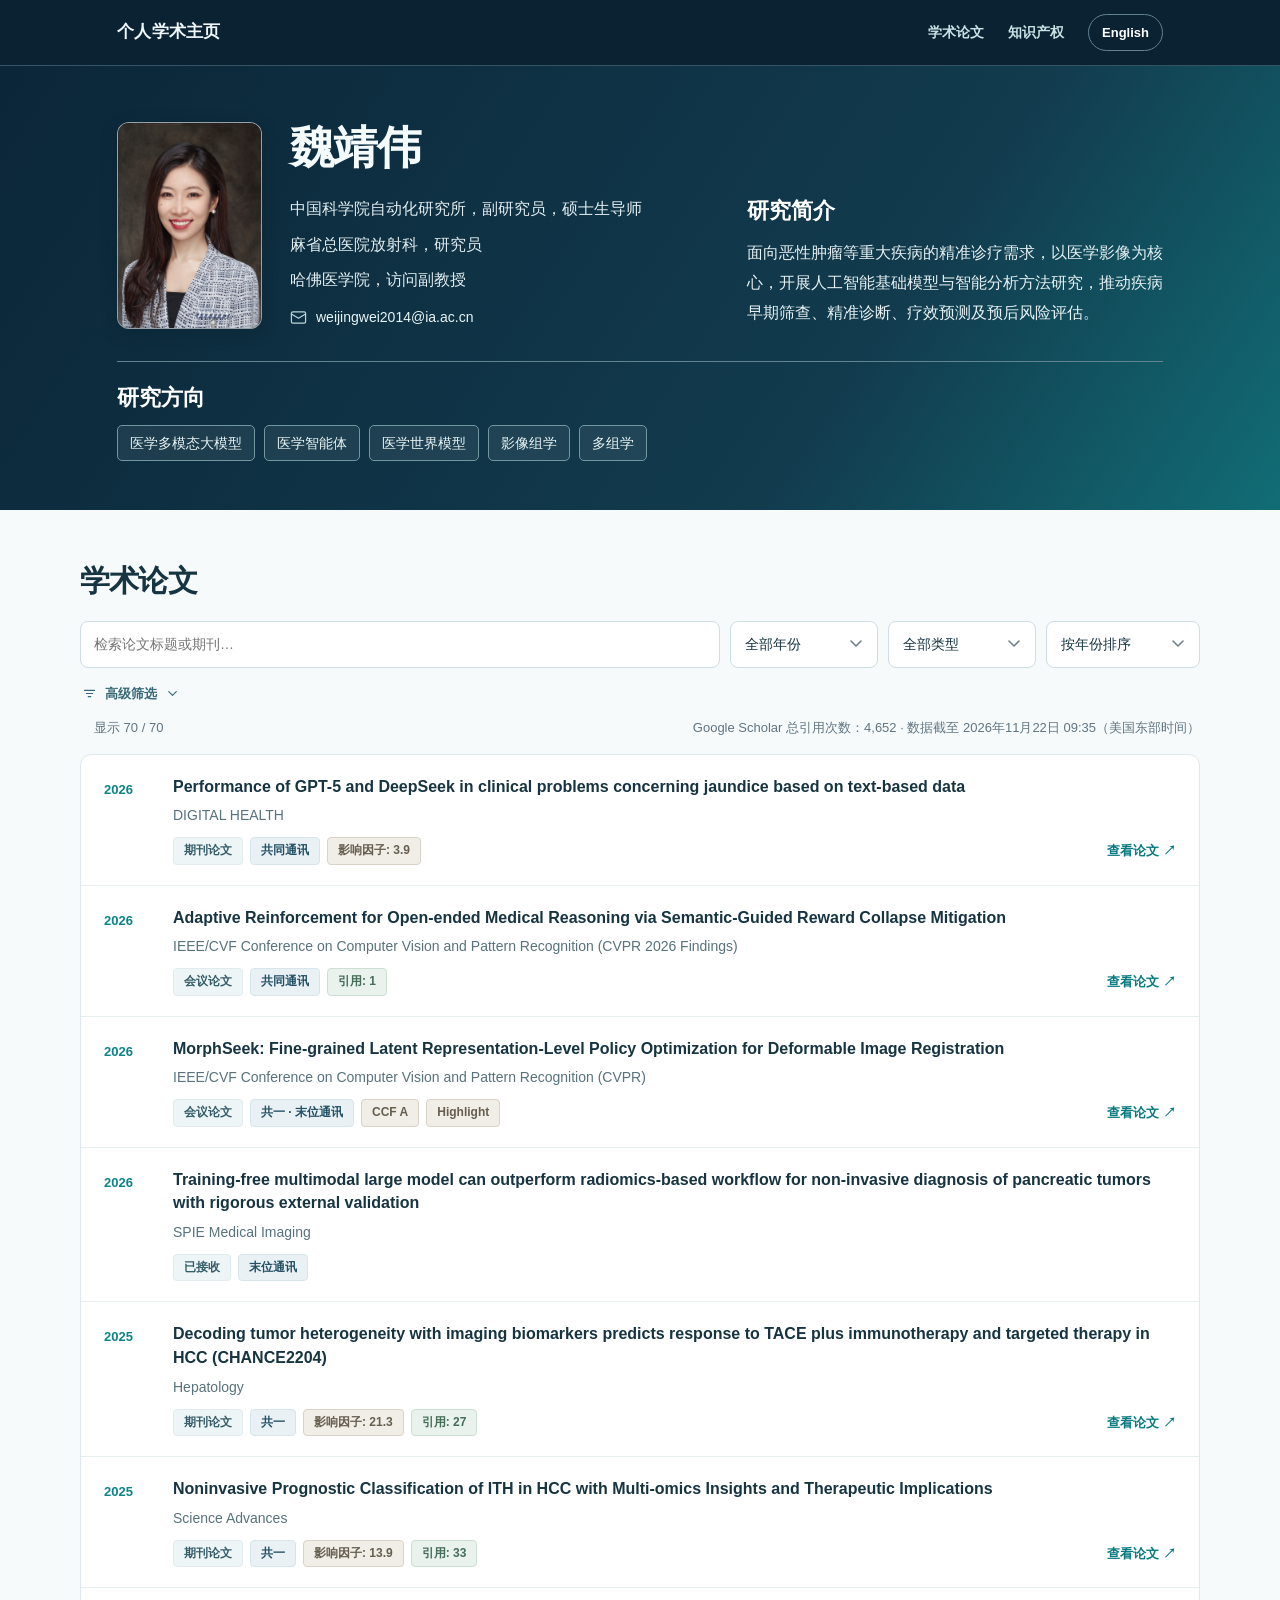
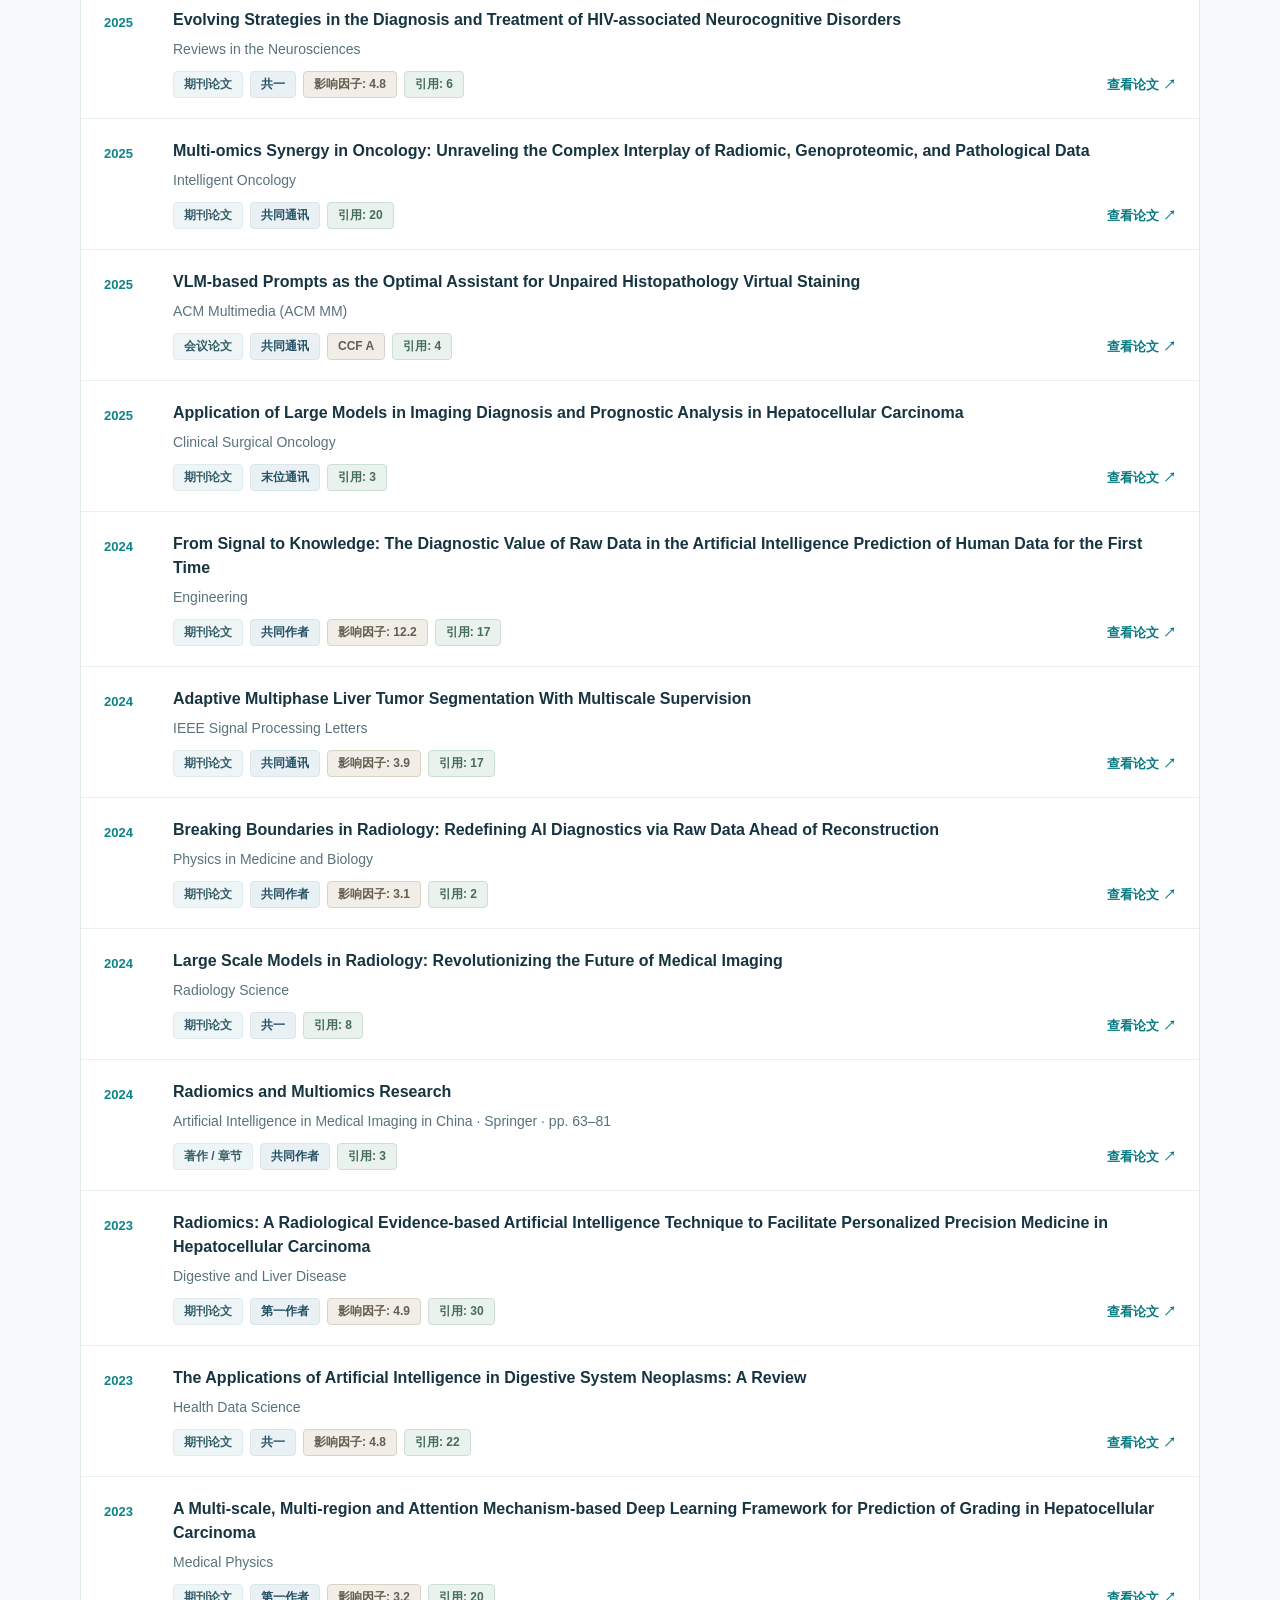
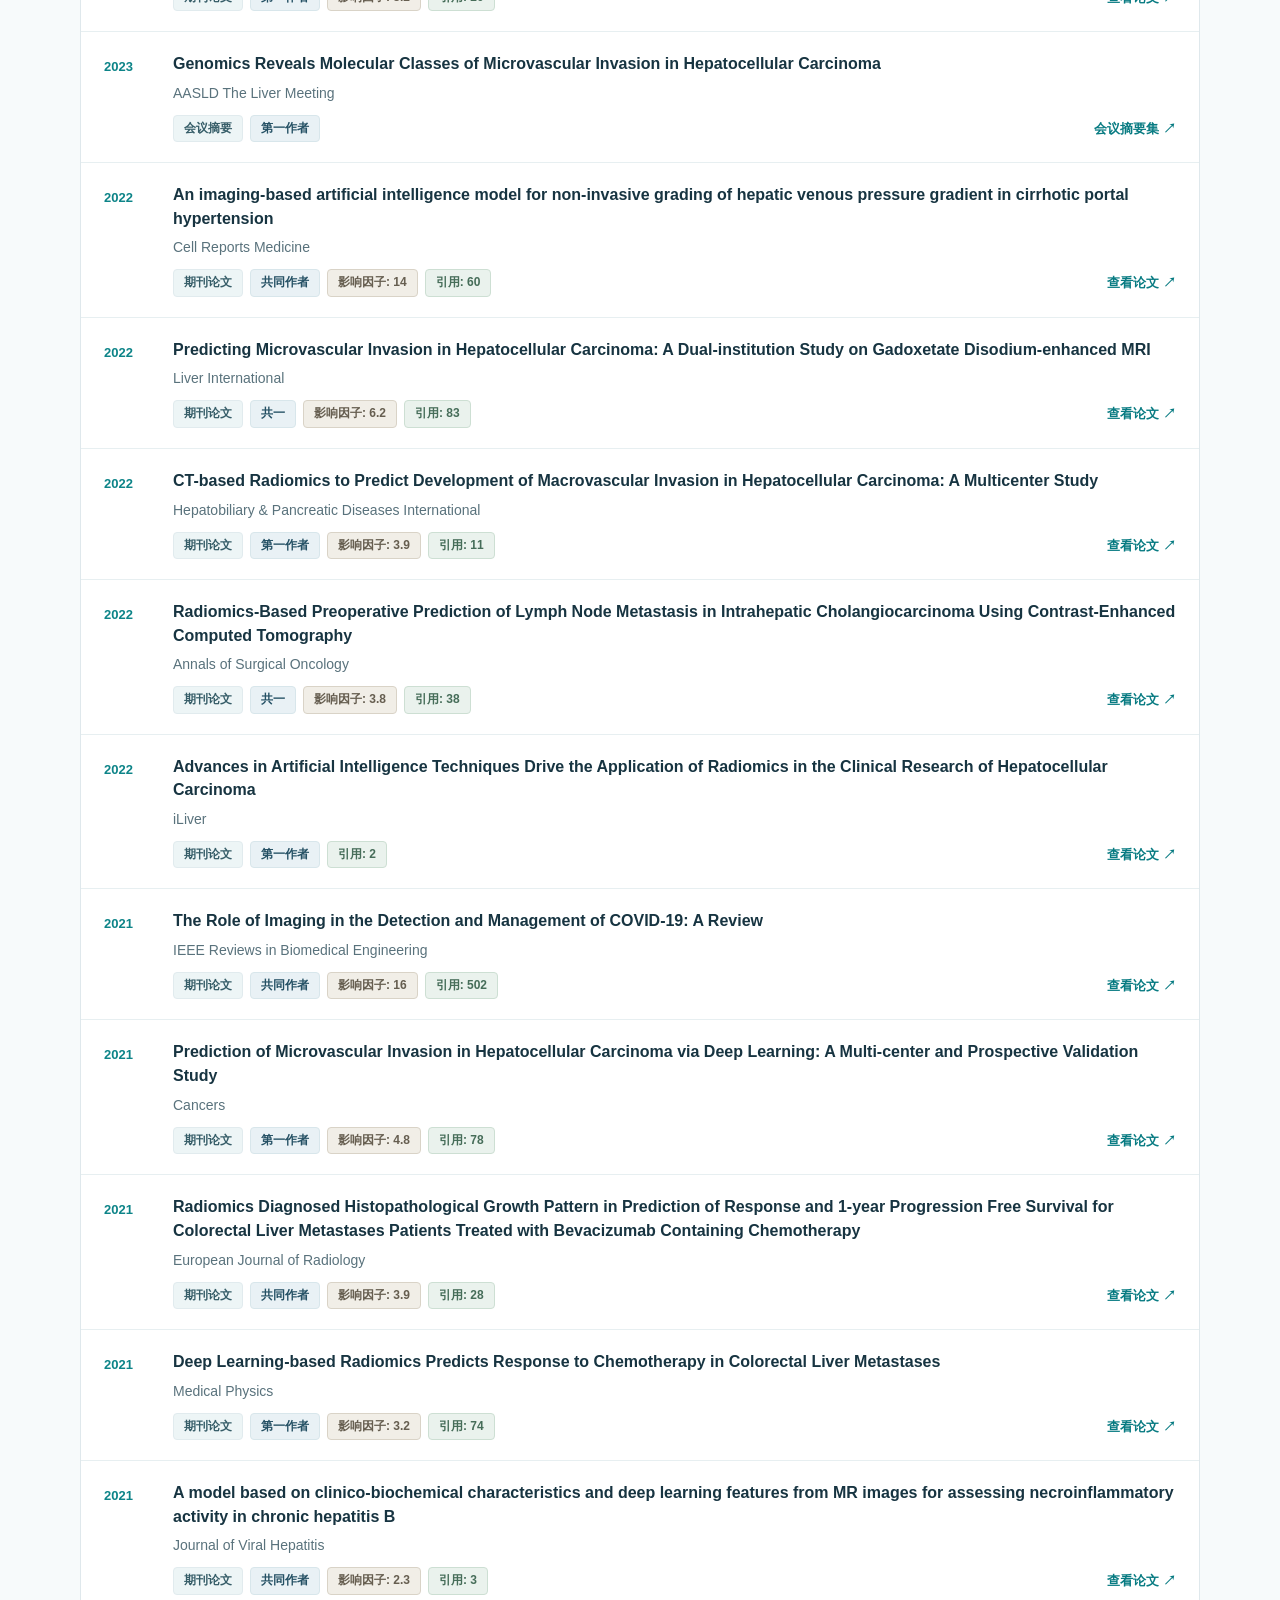
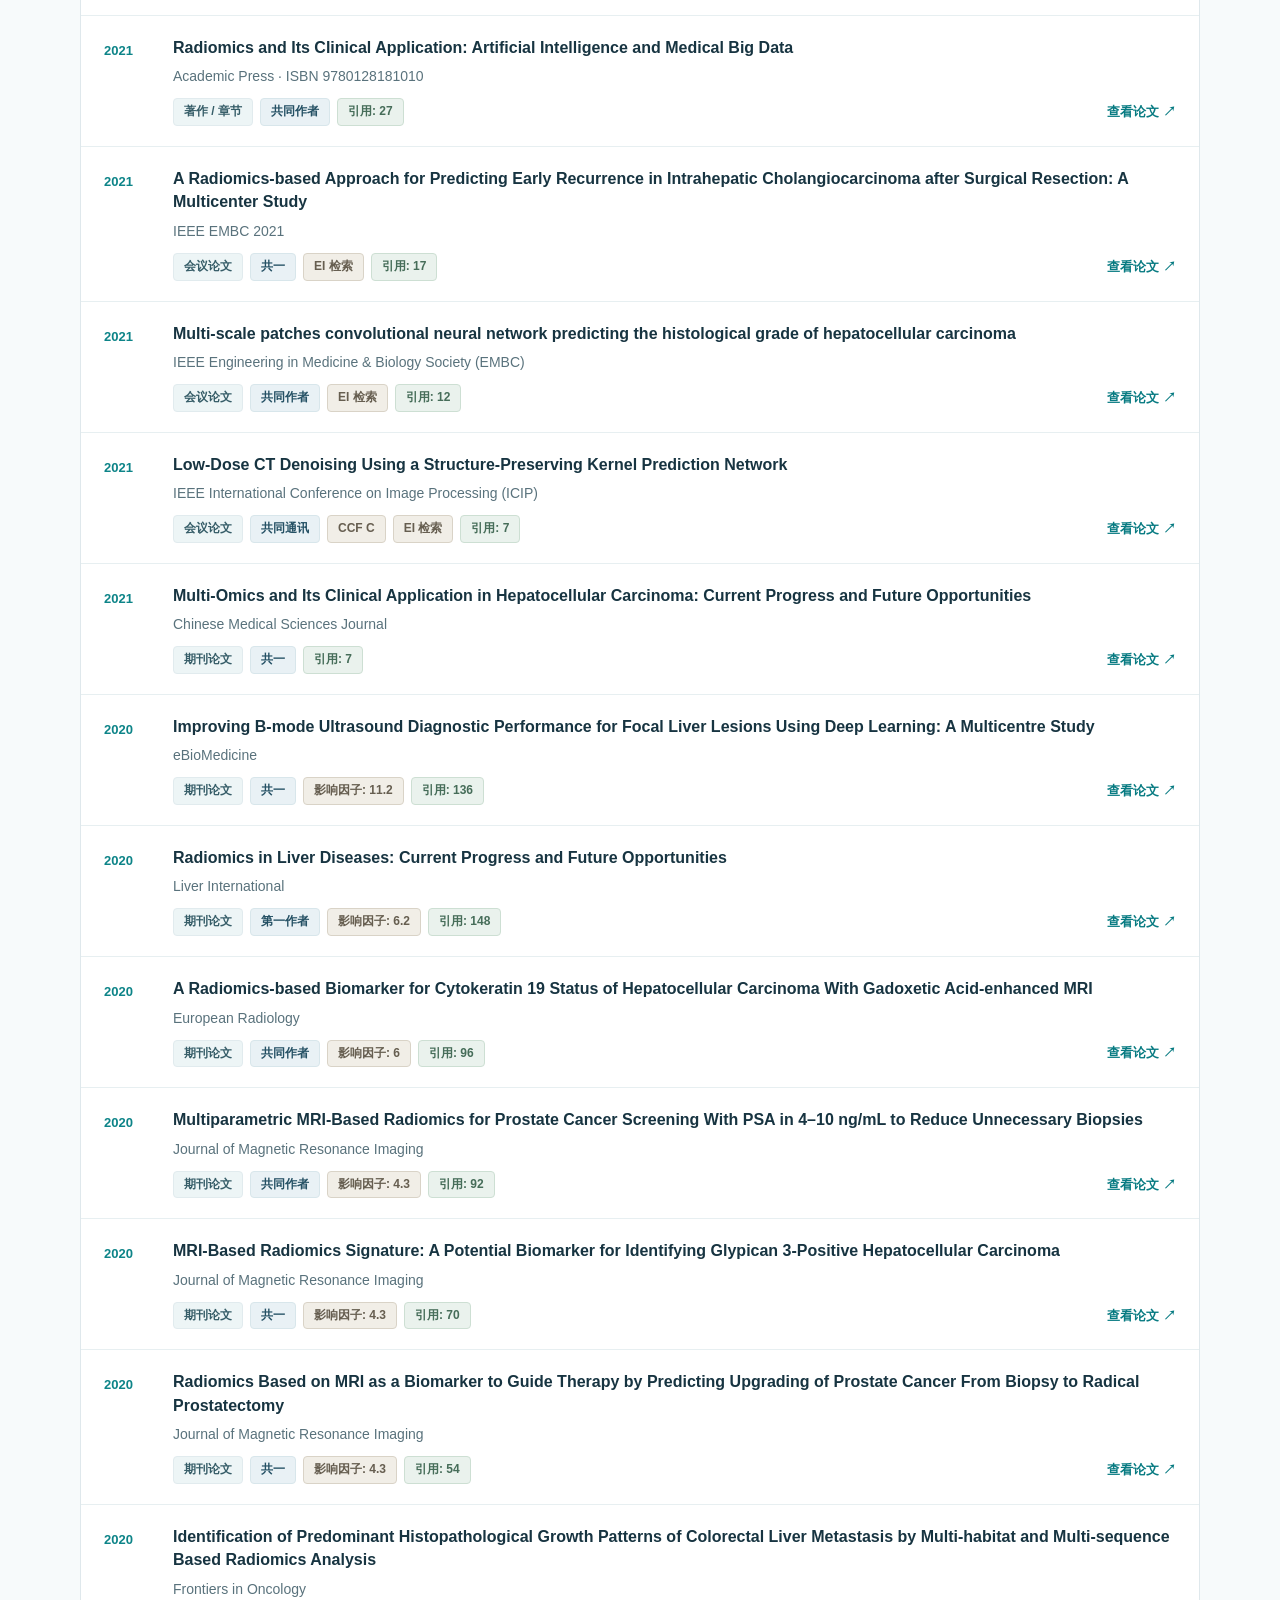
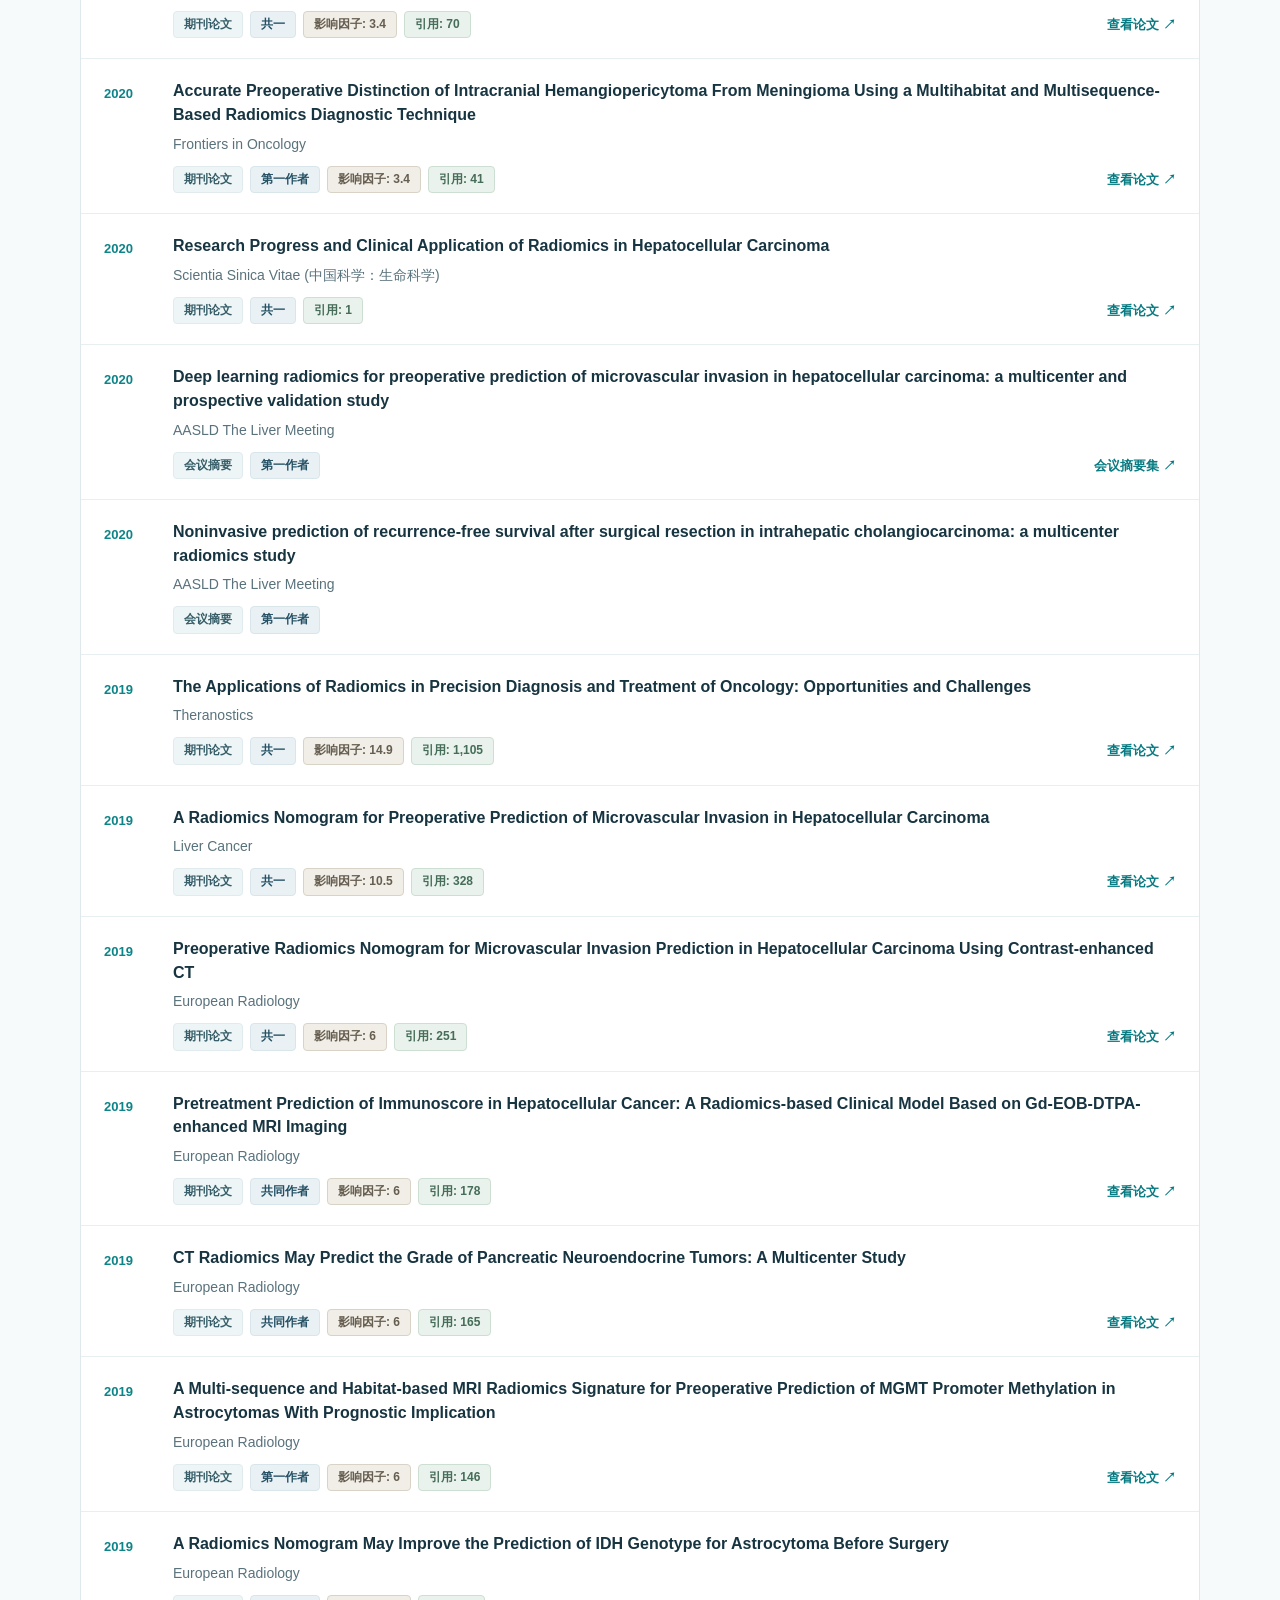
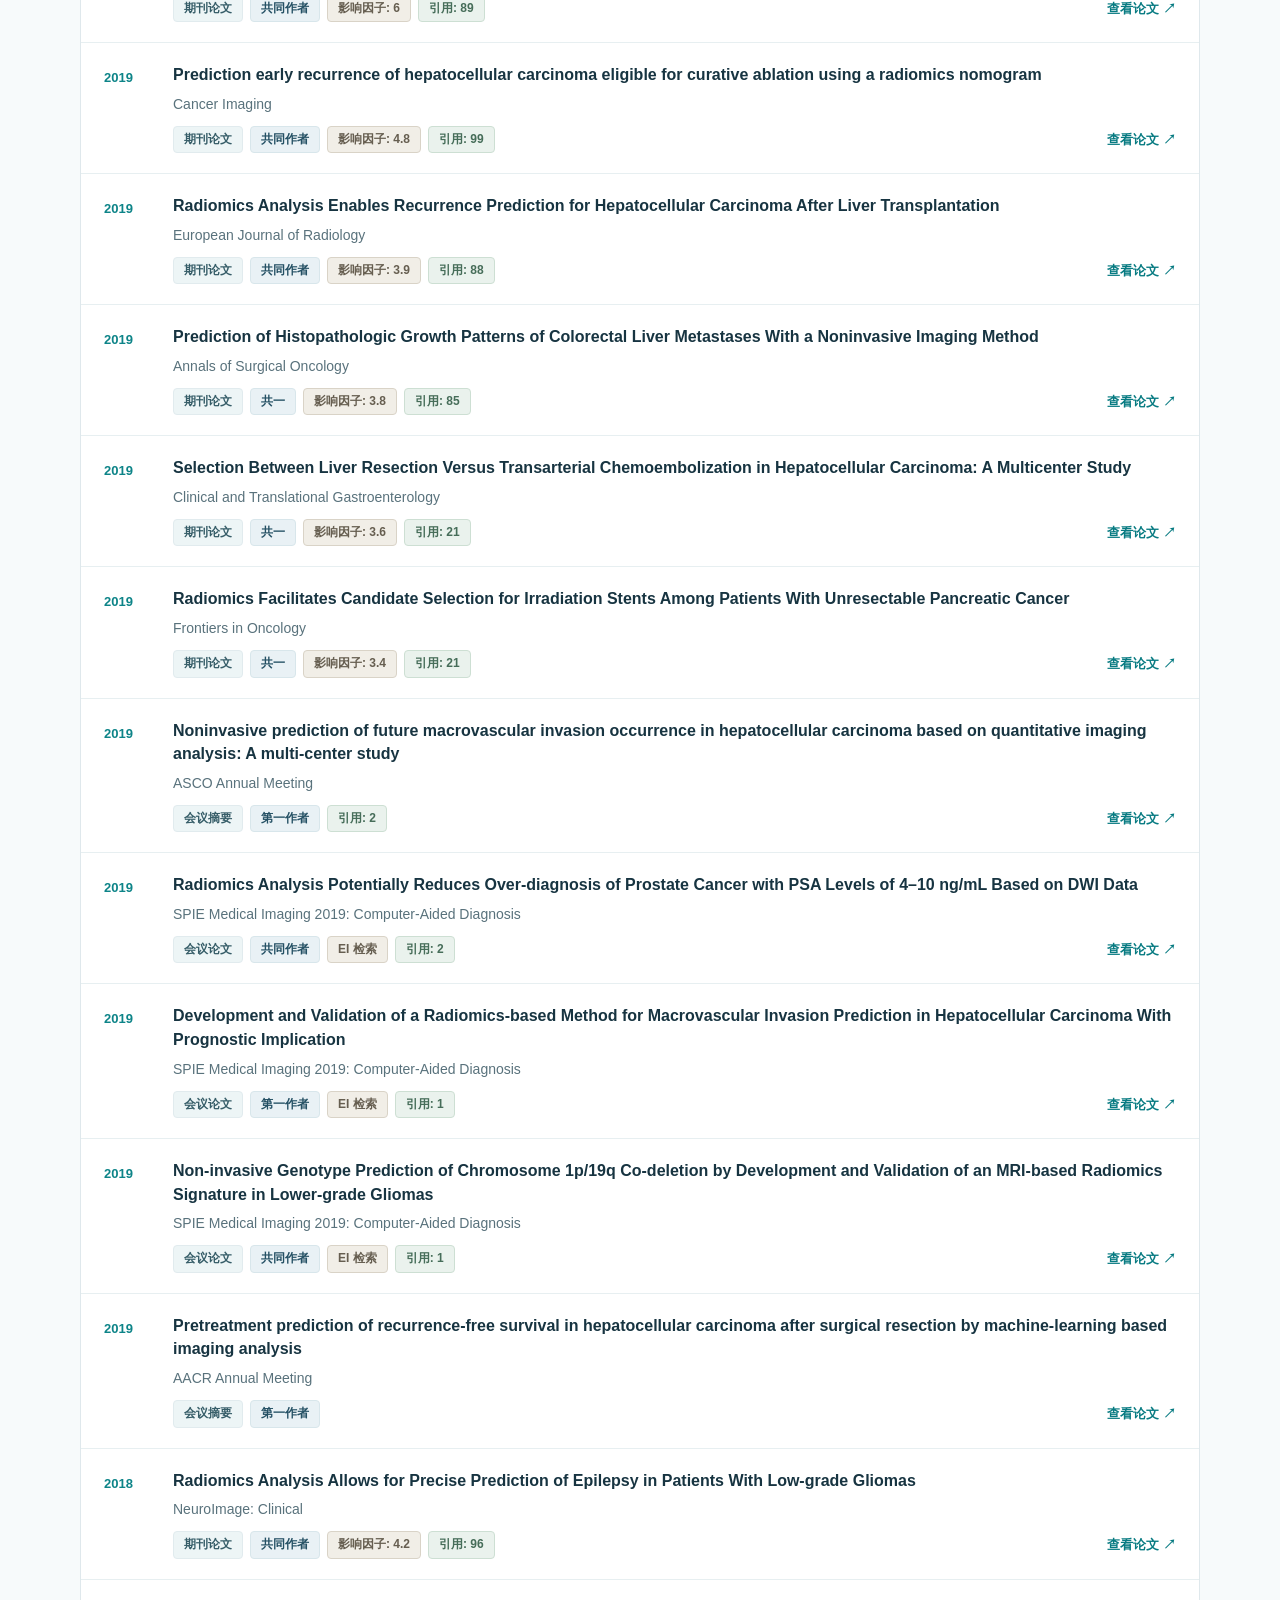
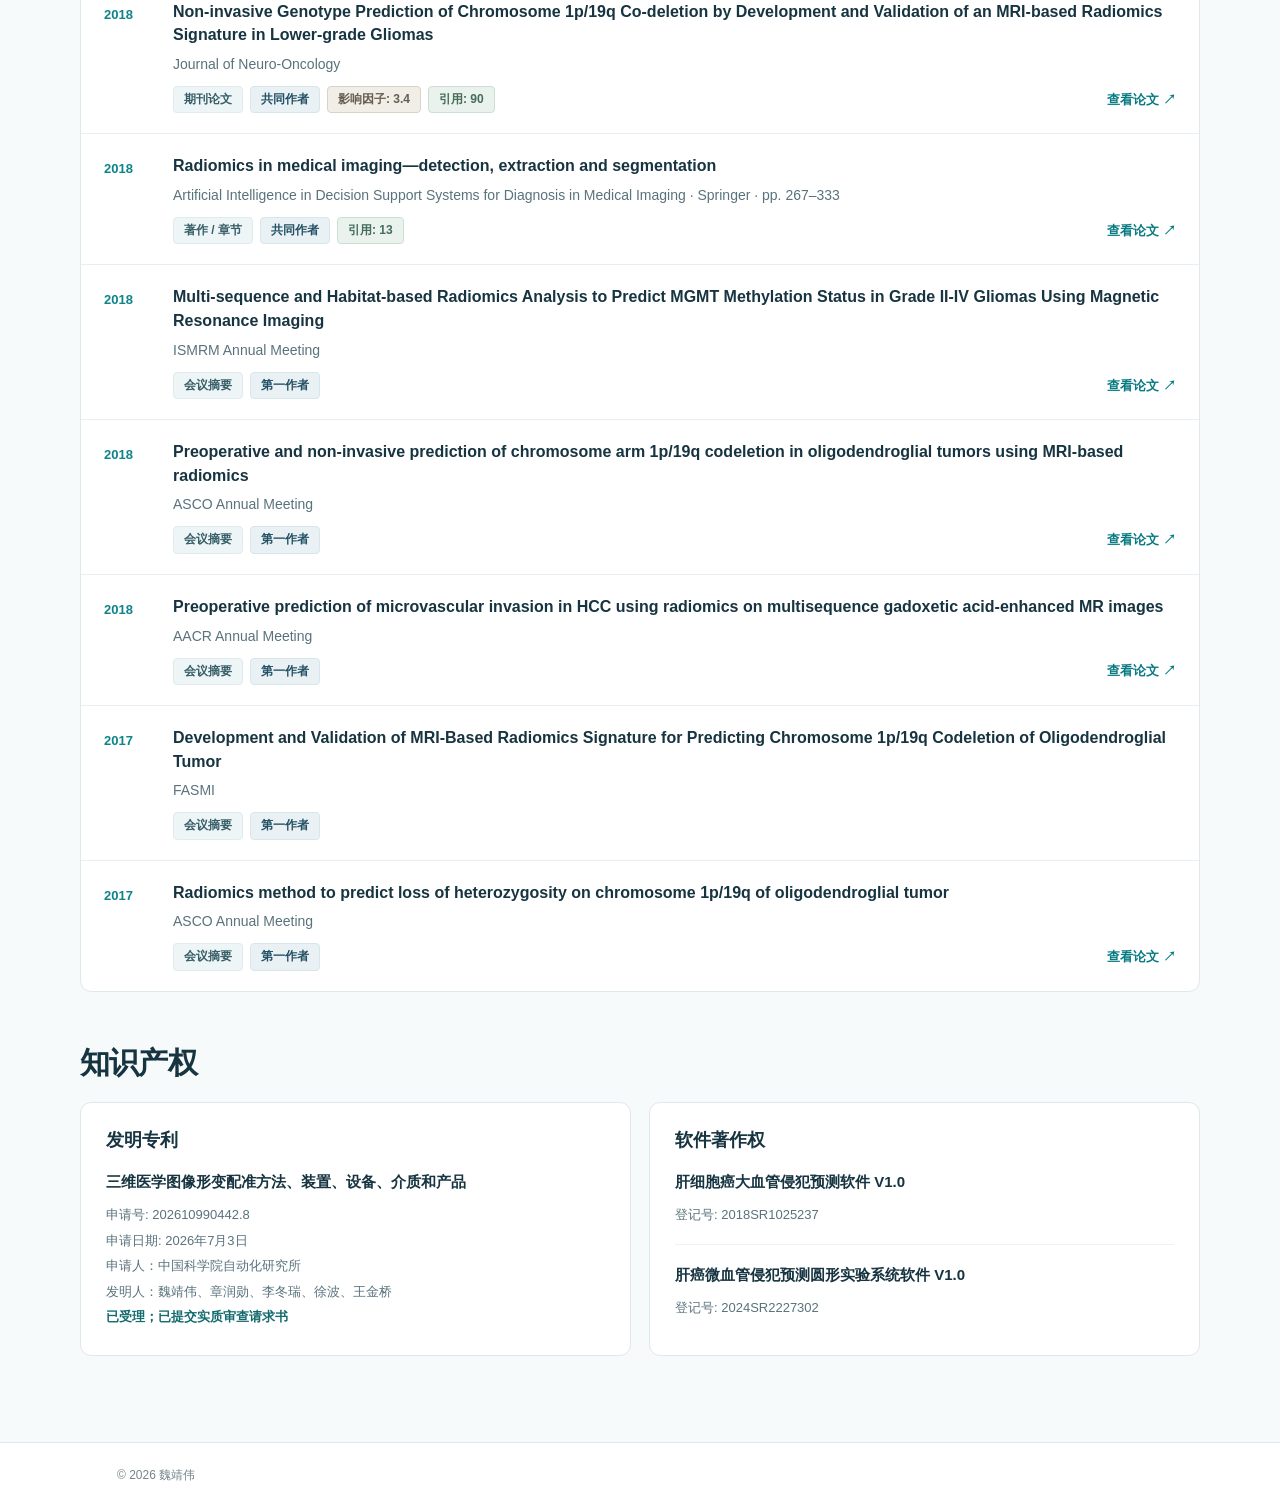
<file: zh/index.html>
<!doctype html><html lang="zh-CN"><head><meta charset="UTF-8"><meta name="viewport" content="width=device-width, initial-scale=1"><meta name="description" content="魏靖伟 · 学术任职、医学影像人工智能与多模态智能研究方向、学术论文"><title>魏靖伟 · 学术论文</title><!-- Original dark-blue to teal hero (user-approved visual design); build refresh 2026-11-21 -->
<style>

:root{--navy:#102e40;--navyDeep:#0b2232;--teal:#0d8488;--ink:#173441;--muted:#617581;--line:#dfe8ec;--page:#f7fafb}
*{box-sizing:border-box}html{scroll-behavior:smooth}body{margin:0;background:var(--page);color:var(--ink);font:16px/1.65 -apple-system,BlinkMacSystemFont,"Segoe UI","Noto Sans SC","PingFang SC",Arial,sans-serif;-webkit-font-smoothing:antialiased}
a{color:#087e84;text-underline-offset:3px}input,select,button{font:inherit}
.shell{max-width:1120px;margin:auto;padding:0 37px}
.header{background:var(--navyDeep);border-bottom:1px solid #355466;position:sticky;top:0;z-index:20}
.nav{min-height:65px;display:flex;justify-content:space-between;align-items:center;gap:20px}
.logo{font-size:17px;font-weight:740;letter-spacing:.015em;color:#eff7f9;text-decoration:none}
.navlinks{display:flex;gap:24px;align-items:center}
.navlinks a{font-size:14px;font-weight:650;color:#c8e3e6;text-decoration:none}
.navlinks a:hover{color:#fff}
.navlinks .lang{border:1px solid #63828d;border-radius:30px;padding:7px 13px;color:#fff;font-size:13px}
.hero{background:linear-gradient(124deg,#0b2638 0%,#123b4e 67%,#116d75 100%);color:#f5fafb;padding:56px 0 49px}
.hero-grid{display:grid;grid-template-columns:minmax(0,.95fr) minmax(0,1.05fr);grid-template-areas:"name overview-title" "appointments overview-body";column-gap:65px;row-gap:0}
.hero h1{font-size:clamp(36px,3.6vw,45px);line-height:1.16;letter-spacing:-.036em;margin:0 0 22px;font-weight:750}
.affiliations{display:flex;flex-direction:column;gap:9px;color:#e1edf0;font-size:16px;line-height:1.65}
.hero-name{grid-area:name}.hero-name h1{margin:0 0 22px}.hero-overview-heading{grid-area:overview-title;align-self:end}.hero-overview-heading .section-label{font-size:20px;line-height:1.45;margin:0 0 8px}.affiliations{grid-area:appointments}.hero-about{grid-area:overview-body;padding-top:0}
.section-label{font-size:16px;font-weight:750;line-height:1.6;color:#fff;margin:0 0 12px}
.research-summary{margin:0;font-size:16px;color:#e6f1f3;line-height:1.85;max-width:610px}
.interests{margin-top:32px;border-top:1px solid #628390;padding-top:21px}
.interests .section-label{margin-bottom:12px}
.hero-email{display:flex;align-items:center;gap:9px;padding-top:3px;font-size:14px;line-height:1.65}
.hero-email svg{flex:none;color:#bad3d7}
.hero-email a{color:#e8f4f5;text-decoration:none;overflow-wrap:anywhere}
.hero-email a:hover,.hero-email a:focus-visible{color:#fff;text-decoration:underline}
.chips{display:flex;gap:9px;flex-wrap:wrap}
.chip{border:1px solid #7198a1;border-radius:5px;color:#e8f4f5;padding:7px 12px;background:rgba(236,248,248,.07);font-size:14px;line-height:1.45}
.main{padding:52px 0 86px}
.publications{scroll-margin-top:92px}
.publications h2{font-size:30px;line-height:1.25;letter-spacing:-.026em;font-weight:760;margin:0 0 21px}
.filters{display:flex;gap:10px;flex-wrap:wrap;align-items:center;margin-bottom:0}
.filters input,.filters select{background:white;border:1px solid #cedee2;border-radius:8px;color:var(--ink);font-size:14px;padding:11px 13px}
.filters input{flex:1 1 290px;min-width:230px}
.filters select{min-width:148px;appearance:none;-webkit-appearance:none;padding:11px 40px 11px 14px;background-image:url("data:image/svg+xml,%3Csvg xmlns='http://www.w3.org/2000/svg' width='12' height='8' viewBox='0 0 12 8'%3E%3Cpath d='m1 1 5 5 5-5' stroke='%236f8289' stroke-width='1.6' fill='none' stroke-linecap='round' stroke-linejoin='round'/%3E%3C/svg%3E");background-repeat:no-repeat;background-position:right 15px center;background-size:12px 8px;cursor:pointer}

@media(max-width:580px){.filters #sort{flex-basis:100%}}
.publication-status{display:grid;grid-template-columns:minmax(0,1fr) auto;align-items:baseline;column-gap:18px;row-gap:5px;margin:10px 0 15px;font-size:13px;line-height:1.55;color:var(--muted)}
.publication-status .result-count{display:block;min-width:0;padding-left:14px;font-variant-numeric:tabular-nums}
.publication-status .citation-summary{font-variant-numeric:tabular-nums;font-weight:400;text-align:right}
@media(max-width:760px){.publication-status{grid-template-columns:1fr}.publication-status .citation-summary{text-align:left;padding-left:14px}}
.paperlist{background:white;border:1px solid var(--line);border-radius:11px;overflow:hidden}
.paper{display:grid;grid-template-columns:54px minmax(0,1fr);gap:15px;padding:20px 23px;border-bottom:1px solid #e7eff1}
.paper:last-child{border-bottom:0}
.paper:hover{background:#fbfdfd}
.year{font-size:13px;font-weight:770;color:var(--teal);padding-top:4px}
.paper h3{font-size:16px;font-weight:710;line-height:1.48;margin:0;color:var(--ink)}
.venue{font-size:14px;line-height:1.5;color:#59727c;margin:7px 0 9px}
.paper-meta{display:flex;gap:7px;align-items:center;flex-wrap:wrap}
.tag{background:#edf5f6;border:1px solid #e1ebee;color:#365d68;border-radius:4px;font-size:12px;line-height:1.4;padding:3px 8px;font-weight:650}
.tag.highlight,.tag.ccf,.tag.if-tag,.tag.ei-tag{background:#f1eee7;border:1px solid #d9d3c7;color:#665e50;font-weight:710}
.metric{font-size:12px;color:#58727b;line-height:1.5}
.paper-meta a{font-size:13px;color:#087d83;font-weight:700;text-decoration:none;margin-left:auto}
.paper-meta a:hover{text-decoration:underline}.paper-meta .scholar-citation{margin-left:0;color:#396e74;font-weight:650}
.empty{display:none;border:1px dashed var(--line);padding:25px;text-align:center;color:var(--muted);border-radius:8px}
.footer{border-top:1px solid var(--line);background:#fff;color:#74858b;padding:23px 0;font-size:12px}
@media(max-width:800px){.shell{padding:0 24px}.hero-grid{grid-template-columns:1fr;grid-template-areas:"name" "appointments" "overview-title" "overview-body";column-gap:0;row-gap:0}.hero-overview-heading{margin-top:28px}.hero-about{padding-top:0}.hero{padding:40px 0 39px}.interests{margin-top:25px}.hero h1{font-size:39px}}
@media(max-width:580px){.shell{padding:0 18px}.nav{min-height:61px}.logo{font-size:15px}.navlinks{gap:13px}.navlinks a{font-size:12px}.navlinks .lang{font-size:12px;padding:6px 10px}.hero h1{font-size:35px;margin-bottom:18px}.affiliations{font-size:15px;gap:8px}.section-label{font-size:16px}.research-summary{font-size:15px;line-height:1.8}.chip{font-size:13px;padding:6px 9px}.main{padding:40px 0 60px}.publications h2{font-size:26px}.filters input{flex-basis:100%;min-width:0}.filters select{min-width:0;flex:1}.paper{grid-template-columns:40px minmax(0,1fr);gap:10px;padding:17px 13px}.paper h3{font-size:15px}.venue{font-size:13px}.year{font-size:12px}.paper-meta a{margin-left:0}}


/* Each publication: title / venue / paper type & author role / metrics & official links. */
.paper-content{min-width:0}
.paper-meta{display:flex;gap:9px;flex-wrap:wrap;align-items:center;margin-top:11px}
.paper-meta .tag{display:inline-flex;line-height:1.45;white-space:normal;padding:4px 10px}
.paper-meta .paper-role{background:#e9f1f5;border:1px solid #d8e6eb;color:#245064;font-weight:750}
.paper-details{display:flex;gap:12px;flex-wrap:wrap;align-items:center;margin-top:12px;padding-top:10px;border-top:1px solid #edf2f3}
.paper-details .metric,.paper-details a{font-size:13px;line-height:1.5}
.paper-details .source-link,.paper-details .citation-link{font-weight:720;color:#087b82;text-decoration:none}
.paper-details a:hover{text-decoration:underline}
.paper-details .meta-separator{color:#c5d2d6;font-size:13px}
@media(max-width:580px){.paper-meta{gap:7px}.paper-meta .tag{padding:4px 8px}.paper-details{gap:9px}.paper-details .metric,.paper-details a{font-size:12.5px}}

/* Intellectual property: parallel patent and software copyright categories. */
.ip-section{margin-top:52px;scroll-margin-top:92px}
.ip-section>h2{font-size:30px;line-height:1.25;letter-spacing:-.026em;font-weight:760;margin:0 0 21px}
.ip-grid{display:grid;grid-template-columns:repeat(2,minmax(0,1fr));gap:18px}
.ip-panel{background:#fff;border:1px solid var(--line);border-radius:11px;padding:24px 25px;min-width:0}
.ip-panel h3{font-size:18px;line-height:1.45;color:var(--ink);margin:0 0 17px;font-weight:750}
.ip-panel h3 small{color:var(--teal);font-size:13px;margin-left:5px}
.ip-entry+.ip-entry{border-top:1px solid #edf2f3;margin-top:18px;padding-top:18px}
.ip-entry h4{font-size:15px;line-height:1.6;margin:0 0 10px;font-weight:710;color:var(--ink)}
.ip-entry p{margin:4px 0;font-size:13px;color:#59727c;line-height:1.65}
.ip-entry .ip-status{color:#146b6e;font-weight:650}
.ip-entry .ip-note{font-size:12px;line-height:1.65}
.metric-note{font-size:12px;color:#6c828a;line-height:1.65;margin:17px 0 0}
.paper-details .citation-count{font-variant-numeric:tabular-nums}
@media(max-width:800px){.ip-grid{grid-template-columns:1fr}.ip-panel{padding:20px}.ip-section{margin-top:39px}}

/* Desktop title and affiliation/summary starts use corresponding grid rows. */
/* Match the English two-column hero: overview starts beside the first affiliation, not beside the name. */
.hero-grid.hero-grid-cn{display:grid;grid-template-columns:minmax(0,.95fr) minmax(0,1.05fr);grid-template-areas:"name ." "appointments overview-title" "appointments overview-body";column-gap:65px;row-gap:0;align-items:start}
.hero-grid-cn .hero-overview-heading{align-self:start;margin:0}
.hero-grid-cn .hero-overview-heading .section-label{font-size:22px;line-height:1.35;margin:0 0 10px}
.hero-grid-cn .hero-about{align-self:start;padding-top:0}
@media(max-width:800px){.hero-grid.hero-grid-cn{grid-template-columns:1fr;grid-template-areas:"name" "appointments" "overview-title" "overview-body"}.hero-grid-cn .hero-overview-heading{margin-top:28px}}
@media(max-width:580px){.hero-grid-cn .hero-overview-heading .section-label{font-size:16px}}

.hero-grid{align-items:start}
.hero-name,.hero-overview-heading,.affiliations,.hero-about{min-width:0}
.hero-overview-heading{align-self:end}
.affiliations,.hero-about{align-self:start}
.paper-meta{display:grid;grid-template-columns:minmax(0,1fr) auto;align-items:center;column-gap:16px;row-gap:8px}
.paper-labels{display:flex;align-items:center;gap:7px;min-width:0;flex-wrap:wrap}
.paper-meta .source-link{display:inline-flex;align-items:center;justify-self:end;margin-left:0;white-space:nowrap;font-size:13px;font-weight:720;color:#087b82;text-decoration:none}
.paper-meta .source-link:hover{text-decoration:underline}
.paper-details .citation-link{font-size:13px;color:#087b82;font-weight:720;text-decoration:none}
@media(max-width:580px){.paper-meta{gap:9px}.paper-meta .source-link{font-size:12px}.paper-details .citation-link{font-size:12.5px}}

.tag.if-tag{white-space:nowrap;font-variant-numeric:tabular-nums}
.tag.citation-tag{background:#eaf2ed;border:1px solid #cddfd3;color:#466d59;font-weight:740;white-space:nowrap;font-variant-numeric:tabular-nums}

.tag.ei-tag{white-space:nowrap}
.ip-panel h3{margin-bottom:17px}

.paper-labels .citation-link{font-size:12px;line-height:1.5;white-space:nowrap;color:#087b82;font-weight:700;text-decoration:none;margin-left:4px}
.paper-labels .citation-link:hover{text-decoration:underline}
@media(max-width:580px){.paper-labels .citation-link{font-size:12px;margin-left:0}}
/* Keep original name, affiliation and summary type sizes; match interests heading to overview. */
.hero .interests .section-label{font-size:22px;line-height:1.35}
@media(max-width:580px){html[lang="zh-CN"] .hero .interests .section-label{font-size:16px}}


/* Optional advanced filters — keep the existing primary search row uncluttered. */
.advanced-filter-bar{display:flex;align-items:center;justify-content:space-between;gap:14px;margin:11px 0 0}
.advanced-filter-toggle{display:inline-flex;align-items:center;gap:8px;background:transparent;border:0;padding:4px 2px;color:#376976;font-size:13px;font-weight:690;cursor:pointer}
.advanced-filter-toggle:hover,.advanced-filter-toggle:focus-visible{color:#075d66;text-decoration:underline;text-underline-offset:3px}
.advanced-filter-toggle svg{width:15px;height:15px;flex:none}
.advanced-filter-toggle .advanced-chevron{transition:transform .15s ease}
.advanced-filter-toggle[aria-expanded="true"] .advanced-chevron{transform:rotate(180deg)}
.advanced-filter-reset{background:transparent;border:0;color:#6c818b;font-size:12px;cursor:pointer;padding:4px}
.advanced-filter-reset:hover{text-decoration:underline}
.advanced-filter-reset[hidden],.advanced-filter-panel[hidden]{display:none}
.advanced-filter-panel{margin-top:10px;padding:17px 19px 15px;background:#fff;border:1px solid #dfe8ec;border-radius:9px}
.advanced-filter-fields{display:grid;grid-template-columns:repeat(2,minmax(0,1fr));gap:16px}
.advanced-field{display:flex;flex-direction:column;gap:7px;min-width:0}
.advanced-field>span,.advanced-roles legend{font-size:13px;font-weight:680;color:#344f5a}
.advanced-field select,.advanced-field input{width:100%;min-width:0;border:1px solid #cedee2;border-radius:7px;padding:9px 12px;color:var(--ink);background:white;font-size:14px;line-height:1.4}
.advanced-field select:focus-visible,.advanced-field input:focus-visible{outline:2px solid #0d8488;outline-offset:1px}
.advanced-roles{border:0;padding:0;margin:16px 0 0;min-width:0}
.advanced-roles legend{padding:0;margin:0 0 9px}
.advanced-role-options{display:flex;flex-wrap:wrap;gap:8px 22px}
.advanced-role-option{display:inline-flex;align-items:center;gap:7px;color:#344f5a;font-size:13px;cursor:pointer;white-space:nowrap}
.advanced-role-option input{width:15px;height:15px;accent-color:#0d8488;cursor:pointer}
.advanced-types{border:0;padding:0;margin:16px 0 0;min-width:0}
.advanced-types legend{padding:0;margin:0 0 9px;font-size:13px;font-weight:680;color:#344f5a}
.advanced-type-options{display:flex;flex-wrap:wrap;gap:8px 22px}
.advanced-type-option{display:inline-flex;align-items:center;gap:7px;color:#344f5a;font-size:13px;cursor:pointer;white-space:nowrap}
.advanced-type-option input{width:15px;height:15px;accent-color:#0d8488;cursor:pointer}
@media(max-width:580px){.advanced-filter-panel{padding:15px 14px}.advanced-filter-fields{grid-template-columns:1fr;gap:12px}.advanced-role-options{gap:10px 16px}}

.hero-photo{grid-area:photo;display:block;overflow:hidden;width:145px;height:188px;border:1px solid rgba(237,247,248,.53);border-radius:12px;box-shadow:0 5px 17px rgba(4,25,32,.22);background:#34414a;align-self:center}
.hero-photo img{width:100%;height:100%;display:block;object-fit:cover;object-position:center 35%}
.hero-grid.hero-grid-cn{grid-template-columns:145px minmax(0,1.03fr) minmax(0,1fr);grid-template-areas:"photo name ." "photo appointments overview-title" "photo appointments overview-body";column-gap:28px;row-gap:0;align-items:start}
.hero-grid-cn .hero-overview-heading,.hero-grid-cn .hero-about{margin-left:0}
.hero-grid.hero-grid-en{grid-template-columns:145px minmax(0,1.03fr) minmax(0,1fr);grid-template-areas:none;column-gap:28px;align-items:center}
.hero-grid-en .hero-intro{align-self:center;transform:none}
@media(max-width:800px){
.hero-grid.hero-grid-cn{grid-template-columns:112px minmax(0,1fr);grid-template-areas:"photo name" "appointments appointments" "overview-title overview-title" "overview-body overview-body";column-gap:23px;align-items:center}
.hero-grid.hero-grid-en{grid-template-columns:112px minmax(0,1fr);grid-template-areas:"photo identity" "intro intro";column-gap:23px;align-items:center}
.hero-photo{width:112px;height:144px}
.hero-grid-cn .hero-name h1{margin:0}
.hero-grid-cn .affiliations{margin-top:19px}
.hero-grid-cn .hero-overview-heading{margin-top:26px}
.hero-grid-en .hero-photo{grid-area:photo}
.hero-grid-en .hero-identity{grid-area:identity}
.hero-grid-en .hero-intro{grid-area:intro;margin-top:26px;align-self:center;transform:none}
.hero-grid-en .hero-name h1{margin-bottom:12px}
}
@media(max-width:580px){
.hero-grid.hero-grid-cn{grid-template-columns:94px minmax(0,1fr);column-gap:19px}
.hero-grid.hero-grid-en{grid-template-columns:94px minmax(0,1fr);grid-template-areas:"photo name" "appointments appointments" "intro intro";column-gap:19px}
.hero-photo{width:94px;height:123px}
.hero-grid-cn .affiliations{margin-top:18px}
.hero-grid-en .hero-identity{display:contents}
.hero-grid-en .hero-name{grid-area:name}
.hero-grid-en .affiliations{grid-area:appointments;margin-top:18px}
.hero-grid-en .hero-name h1{margin:0}
}

/* Keep the original photograph's natural 1432×2048 aspect ratio without cropping. */
.hero-photo{height:auto;aspect-ratio:1432 / 2048}
.hero-photo img{display:block;width:100%;height:auto;object-fit:contain;object-position:center}
</style></head><body>
<header class="header"><div class="shell nav"><a href="#top" class="logo">个人学术主页</a><nav class="navlinks" aria-label="Navigation"><a href="#publications">学术论文</a><a href="#intellectual-property">知识产权</a><a class="lang" href="../?v=20261122-language-sync">English</a></nav></div></header>
<section class="hero" id="top"><div class="shell"><div class="hero-grid hero-grid-cn"><div class="hero-photo"><img src="../assets/jingwei-portrait-original-20261122.jpg" alt="魏靖伟" width="1432" height="2048" loading="eager" decoding="async"></div><div class="hero-name"><h1>魏靖伟</h1></div><div class="affiliations"><div>中国科学院自动化研究所，副研究员，硕士生导师</div><div>麻省总医院放射科，研究员</div><div class="harvard-appointment">哈佛医学院<span class="appointment-punctuation">，</span>访问副教授</div><div class="hero-email"><svg aria-hidden="true" xmlns="http://www.w3.org/2000/svg" width="17" height="17" viewBox="0 0 24 24" fill="none" stroke="currentColor" stroke-width="1.75" stroke-linecap="round" stroke-linejoin="round"><rect x="2" y="4" width="20" height="16" rx="2"/><path d="m22 7-10 6L2 7"/></svg><a href="mailto:weijingwei2014@ia.ac.cn">weijingwei2014@ia.ac.cn</a></div></div><div class="hero-overview-heading"><h2 class="section-label">研究简介</h2></div><div class="hero-about"><p class="research-summary">面向恶性肿瘤等重大疾病的精准诊疗需求，以医学影像为核心，开展人工智能基础模型与智能分析方法研究，推动疾病早期筛查、精准诊断、疗效预测及预后风险评估。</p></div></div><div class="interests"><h2 class="section-label">研究方向</h2><div class="chips"><span class="chip">医学多模态大模型</span><span class="chip">医学智能体</span><span class="chip">医学世界模型</span><span class="chip">影像组学</span><span class="chip">多组学</span></div></div></div></section>
<main class="shell main"><section class="publications" id="publications"><h2>学术论文</h2><div class="filters"><input id="search" type="search" placeholder="检索论文标题或期刊…" aria-label="检索论文标题或期刊…"><select id="year" aria-label="year"><option value="">全部年份</option></select><select id="type" aria-label="type"><option value="">全部类型</option><option value="journal">期刊论文</option><option value="conference">会议论文</option><option value="abstract">会议摘要</option><option value="book">著作 / 章节</option><option value="accepted">已接收</option></select><select id="sort" aria-label="论文排序方式"><option value="newest">按年份排序</option><option value="citations-desc">按引用次数排序</option><option value="impact-desc">按影响因子排序</option></select></div>
<div class="advanced-filter-bar">
  <button type="button" id="advanced-filter-toggle" class="advanced-filter-toggle" aria-expanded="false" aria-controls="advanced-filter-panel">
    <svg aria-hidden="true" viewBox="0 0 24 24" fill="none" stroke="currentColor" stroke-width="1.8" stroke-linecap="round" stroke-linejoin="round"><path d="M4 7h16M7 12h10M10 17h4"/></svg>
    <span>高级筛选<span id="advanced-filter-active-count"></span></span>
    <svg class="advanced-chevron" aria-hidden="true" viewBox="0 0 24 24" fill="none" stroke="currentColor" stroke-width="1.8" stroke-linecap="round" stroke-linejoin="round"><path d="m6 9 6 6 6-6"/></svg>
  </button>
  <button type="button" id="advanced-filter-reset" class="advanced-filter-reset" hidden>清空高级筛选</button>
</div>
<div id="advanced-filter-panel" class="advanced-filter-panel" hidden>
  <div class="advanced-filter-fields">
    <label class="advanced-field"><span>起始年份</span><select id="year-from" aria-label="起始年份"><option value="">不限年份</option></select></label>
    <label class="advanced-field"><span>最低影响因子（≥）</span><input id="min-if" type="number" min="0" step="0.1" inputmode="decimal" placeholder="如 6.2" aria-label="最低影响因子（≥）"></label>
  </div>
  <fieldset class="advanced-roles"><legend>作者身份（可多选）</legend><div class="advanced-role-options">
    <label class="advanced-role-option"><input type="checkbox" name="author-role" value="first"><span>第一作者</span></label>
    <label class="advanced-role-option"><input type="checkbox" name="author-role" value="cofirst"><span>共同第一作者</span></label>
    <label class="advanced-role-option"><input type="checkbox" name="author-role" value="cocorr"><span>共同通讯作者</span></label>
    <label class="advanced-role-option"><input type="checkbox" name="author-role" value="lastcorr"><span>末位通讯作者</span></label>
  </div></fieldset>
  <fieldset class="advanced-types"><legend>文章类型（可多选）</legend><div class="advanced-type-options">
    <label class="advanced-type-option"><input type="checkbox" name="publication-kind" value="journal"><span>期刊论文</span></label>
    <label class="advanced-type-option"><input type="checkbox" name="publication-kind" value="conference"><span>会议论文</span></label>
    <label class="advanced-type-option"><input type="checkbox" name="publication-kind" value="abstract"><span>会议摘要</span></label>
    <label class="advanced-type-option"><input type="checkbox" name="publication-kind" value="book"><span>著作 / 章节</span></label>
    <label class="advanced-type-option"><input type="checkbox" name="publication-kind" value="accepted"><span>已接收论文</span></label>
  </div></fieldset>
</div><div class="publication-status"><span id="count" class="result-count" aria-live="polite">显示 70 / 70</span><span class="citation-summary">Google Scholar 总引用次数：4,652 · 数据截至 2026年11月22日 09:35（美国东部时间）</span></div><div class="paperlist" id="papers"></div><div id="empty" class="empty"></div></section><section class="ip-section" id="intellectual-property"><h2>知识产权</h2><div class="ip-grid"><article class="ip-panel"><h3>发明专利 </h3><div class="ip-entry"><h4>三维医学图像形变配准方法、装置、设备、介质和产品</h4><p>申请号: 202610990442.8</p><p>申请日期: 2026年7月3日</p><p>申请人：中国科学院自动化研究所</p><p>发明人：魏靖伟、章润勋、李冬瑞、徐波、王金桥</p><p class="ip-status">已受理；已提交实质审查请求书</p></div></article><article class="ip-panel"><h3>软件著作权 </h3><div class="ip-entry"><h4>肝细胞癌大血管侵犯预测软件 V1.0</h4><p>登记号: 2018SR1025237</p></div><div class="ip-entry"><h4>肝癌微血管侵犯预测圆形实验系统软件 V1.0</h4><p>登记号: 2024SR2227302</p></div></article></div></section></main><footer class="footer"><div class="shell">© 2026 魏靖伟</div></footer>
<script id="bibliography-data" type="application/json">[{"year":2026,"title":"MorphSeek: Fine-grained Latent Representation-Level Policy Optimization for Deformable Image Registration","venue":"IEEE/CVF Conference on Computer Vision and Pattern Recognition (CVPR)","role":"Co-first author; Last corresponding author","kind":"conference","url":"https://openaccess.thecvf.com/content/CVPR2026/html/Zhang_MorphSeek_Fine-grained_Latent_Representation-Level_Policy_Optimization_for_Deformable_Image_Registration_CVPR_2026_paper.html","direct":true,"roleCode":"cofirst-last-corresponding","highlight":true,"ccfRank":"A"},{"year":2025,"title":"Decoding tumor heterogeneity with imaging biomarkers predicts response to TACE plus immunotherapy and targeted therapy in HCC (CHANCE2204)","venue":"Hepatology","role":"Co-first author","kind":"journal","url":"https://doi.org/10.1097/HEP.0000000000001593","direct":true,"roleCode":"cofirst","impactFactor2025":21.3,"impactFactorSource":"JCR 2025 (released 2026)","doi":"10.1097/HEP.0000000000001593","googleScholarCitations":27,"googleScholarAsOf":"2026-11-22 09:35","googleScholarAuthorId":"cT-NihcAAAAJ"},{"year":2025,"title":"VLM-based Prompts as the Optimal Assistant for Unpaired Histopathology Virtual Staining","venue":"ACM Multimedia (ACM MM)","role":"Corresponding author","kind":"conference","url":"https://doi.org/10.1145/3746027.3755105","direct":true,"sourceVerified":true,"verificationNote":"DOI confirmed via dblp ACM MM 2025 record; arXiv full text 2504.15545","roleCode":"co-corresponding","ccfRank":"A","doi":"10.1145/3746027.3755105","googleScholarCitations":4,"googleScholarAsOf":"2026-11-22 09:35","googleScholarAuthorId":"cT-NihcAAAAJ"},{"year":2025,"title":"Multi-omics Synergy in Oncology: Unraveling the Complex Interplay of Radiomic, Genoproteomic, and Pathological Data","venue":"Intelligent Oncology","role":"Corresponding author","kind":"journal","url":"https://doi.org/10.1016/j.intonc.2024.10.003","direct":true,"sourceVerified":true,"roleCode":"co-corresponding","impactFactorSource":"JCR 2025 (released 2026)","doi":"10.1016/j.intonc.2024.10.003","googleScholarCitations":20,"googleScholarAsOf":"2026-11-22 09:35","googleScholarAuthorId":"cT-NihcAAAAJ"},{"year":2025,"title":"Evolving Strategies in the Diagnosis and Treatment of HIV-associated Neurocognitive Disorders","venue":"Reviews in the Neurosciences","role":"Co-first author","kind":"journal","url":"https://doi.org/10.1515/revneuro-2025-0004","direct":true,"sourceVerified":true,"roleCode":"cofirst","impactFactor2025":4.8,"impactFactorSource":"JCR 2025 (released 2026)","doi":"10.1515/revneuro-2025-0004","googleScholarCitations":6,"googleScholarAsOf":"2026-11-22 09:35","googleScholarAuthorId":"cT-NihcAAAAJ"},{"year":2025,"title":"Application of Large Models in Imaging Diagnosis and Prognostic Analysis in Hepatocellular Carcinoma","venue":"Clinical Surgical Oncology","role":"Corresponding author","kind":"journal","url":"https://doi.org/10.1016/j.cson.2025.100083","direct":true,"sourceVerified":true,"roleCode":"last-corresponding","impactFactorSource":"JCR 2025 (released 2026)","doi":"10.1016/j.cson.2025.100083","googleScholarCitations":3,"googleScholarAsOf":"2026-11-22 09:35","googleScholarAuthorId":"cT-NihcAAAAJ"},{"year":2025,"title":"Noninvasive Prognostic Classification of ITH in HCC with Multi-omics Insights and Therapeutic Implications","venue":"Science Advances","role":"Co-first author","kind":"journal","url":"https://doi.org/10.1126/sciadv.ads8323","direct":true,"roleCode":"cofirst","impactFactor2025":13.9,"impactFactorSource":"JCR 2025 (released 2026)","doi":"10.1126/sciadv.ads8323","googleScholarCitations":33,"googleScholarAsOf":"2026-11-22 09:35","googleScholarAuthorId":"cT-NihcAAAAJ"},{"year":2024,"title":"Adaptive Multiphase Liver Tumor Segmentation With Multiscale Supervision","venue":"IEEE Signal Processing Letters","role":"Corresponding author","kind":"journal","url":"https://doi.org/10.1109/LSP.2024.3356414","direct":true,"sourceVerified":true,"roleCode":"co-corresponding","impactFactor2025":3.9,"impactFactorSource":"JCR 2025 (released 2026)","doi":"10.1109/LSP.2024.3356414","googleScholarCitations":17,"googleScholarAsOf":"2026-11-22 09:35","googleScholarAuthorId":"cT-NihcAAAAJ"},{"year":2024,"title":"Breaking Boundaries in Radiology: Redefining AI Diagnostics via Raw Data Ahead of Reconstruction","venue":"Physics in Medicine and Biology","role":"Co-author","kind":"journal","url":"https://pubmed.ncbi.nlm.nih.gov/38224617/","direct":true,"sourceVerified":true,"verificationNote":"PubMed PMID 38224617 (stable public bibliographic record). Official publisher DOI remains 10.1088/1361-6560/ad1e7c; IOP publisher redirect may be inaccessible for some visitors.","roleCode":"coauthor","impactFactor2025":3.1,"impactFactorSource":"JCR 2025 (released 2026)","doi":"10.1088/1361-6560/ad1e7c","googleScholarCitations":2,"googleScholarAsOf":"2026-11-22 09:35","googleScholarAuthorId":"cT-NihcAAAAJ"},{"year":2024,"title":"Large Scale Models in Radiology: Revolutionizing the Future of Medical Imaging","venue":"Radiology Science","role":"Co-first author","kind":"journal","url":"https://doi.org/10.15212/RADSCI-2023-0018","direct":true,"sourceVerified":true,"roleCode":"cofirst","impactFactorSource":"JCR 2025 (released 2026)","doi":"10.15212/RADSCI-2023-0018","googleScholarCitations":8,"googleScholarAsOf":"2026-11-22 09:35","googleScholarAuthorId":"cT-NihcAAAAJ"},{"year":2023,"title":"A Multi-scale, Multi-region and Attention Mechanism-based Deep Learning Framework for Prediction of Grading in Hepatocellular Carcinoma","venue":"Medical Physics","role":"First author","kind":"journal","url":"https://aapm.onlinelibrary.wiley.com/doi/10.1002/mp.16127","direct":true,"roleCode":"first","impactFactor2025":3.2,"impactFactorSource":"JCR 2025 (released 2026)","doi":"10.1002/mp.16127","googleScholarCitations":20,"googleScholarAsOf":"2026-11-22 09:35","googleScholarAuthorId":"cT-NihcAAAAJ"},{"year":2023,"title":"Radiomics: A Radiological Evidence-based Artificial Intelligence Technique to Facilitate Personalized Precision Medicine in Hepatocellular Carcinoma","venue":"Digestive and Liver Disease","role":"First author","kind":"journal","url":"https://pubmed.ncbi.nlm.nih.gov/36641292/","direct":true,"roleCode":"first","impactFactor2025":4.9,"impactFactorSource":"JCR 2025 (released 2026)","doi":"10.1016/j.dld.2022.12.015","googleScholarCitations":30,"googleScholarAsOf":"2026-11-22 09:35","googleScholarAuthorId":"cT-NihcAAAAJ"},{"year":2022,"title":"Radiomics-Based Preoperative Prediction of Lymph Node Metastasis in Intrahepatic Cholangiocarcinoma Using Contrast-Enhanced Computed Tomography","venue":"Annals of Surgical Oncology","role":"Co-first author","kind":"journal","url":"https://doi.org/10.1245/s10434-022-12028-8","direct":true,"sourceVerified":true,"roleCode":"cofirst","impactFactor2025":3.8,"impactFactorSource":"JCR 2025 (released 2026)","doi":"10.1245/s10434-022-12028-8","googleScholarCitations":38,"googleScholarAsOf":"2026-11-22 09:35","googleScholarAuthorId":"cT-NihcAAAAJ"},{"year":2022,"title":"CT-based Radiomics to Predict Development of Macrovascular Invasion in Hepatocellular Carcinoma: A Multicenter Study","venue":"Hepatobiliary & Pancreatic Diseases International","role":"First author","kind":"journal","url":"https://doi.org/10.1016/j.hbpd.2021.09.011","direct":true,"sourceVerified":true,"roleCode":"first","impactFactor2025":3.9,"impactFactorSource":"JCR 2025 (released 2026)","doi":"10.1016/j.hbpd.2021.09.011","googleScholarCitations":11,"googleScholarAsOf":"2026-11-22 09:35","googleScholarAuthorId":"cT-NihcAAAAJ"},{"year":2022,"title":"Predicting Microvascular Invasion in Hepatocellular Carcinoma: A Dual-institution Study on Gadoxetate Disodium-enhanced MRI","venue":"Liver International","role":"Co-first author","kind":"journal","url":"https://doi.org/10.1111/liv.15231","direct":true,"sourceVerified":true,"roleCode":"cofirst","impactFactor2025":6.2,"impactFactorSource":"JCR 2025 (released 2026)","doi":"10.1111/liv.15231","googleScholarCitations":83,"googleScholarAsOf":"2026-11-22 09:35","googleScholarAuthorId":"cT-NihcAAAAJ"},{"year":2022,"title":"Advances in Artificial Intelligence Techniques Drive the Application of Radiomics in the Clinical Research of Hepatocellular Carcinoma","venue":"iLiver","role":"First author","kind":"journal","url":"https://doi.org/10.1016/j.iliver.2022.02.005","direct":true,"sourceVerified":true,"roleCode":"first","impactFactorSource":"JCR 2025 (released 2026)","doi":"10.1016/j.iliver.2022.02.005","googleScholarCitations":2,"googleScholarAsOf":"2026-11-22 09:35","googleScholarAuthorId":"cT-NihcAAAAJ"},{"year":2021,"title":"Prediction of Microvascular Invasion in Hepatocellular Carcinoma via Deep Learning: A Multi-center and Prospective Validation Study","venue":"Cancers","role":"First author","kind":"journal","url":"https://doi.org/10.3390/cancers13102368","direct":true,"sourceVerified":true,"roleCode":"first","impactFactor2025":4.8,"impactFactorSource":"JCR 2025 (released 2026)","doi":"10.3390/cancers13102368","googleScholarCitations":78,"googleScholarAsOf":"2026-11-22 09:35","googleScholarAuthorId":"cT-NihcAAAAJ"},{"year":2021,"title":"Deep Learning-based Radiomics Predicts Response to Chemotherapy in Colorectal Liver Metastases","venue":"Medical Physics","role":"First author","kind":"journal","url":"https://doi.org/10.1002/mp.14563","direct":true,"sourceVerified":true,"roleCode":"first","impactFactor2025":3.2,"impactFactorSource":"JCR 2025 (released 2026)","doi":"10.1002/mp.14563","googleScholarCitations":74,"googleScholarAsOf":"2026-11-22 09:35","googleScholarAuthorId":"cT-NihcAAAAJ"},{"year":2021,"title":"Multi-Omics and Its Clinical Application in Hepatocellular Carcinoma: Current Progress and Future Opportunities","venue":"Chinese Medical Sciences Journal","role":"Co-first author","kind":"journal","url":"https://doi.org/10.24920/003984","direct":true,"sourceVerified":true,"roleCode":"cofirst","impactFactorSource":"JCR 2025 (released 2026)","doi":"10.24920/003984","verificationNote":"Publisher notes Wanshui Yang, Hanyu Jiang, Chao Liu, and Jingwei Wei contributed equally.","googleScholarCitations":7,"googleScholarAsOf":"2026-11-22 09:35","googleScholarAuthorId":"cT-NihcAAAAJ"},{"year":2021,"title":"A Radiomics-based Approach for Predicting Early Recurrence in Intrahepatic Cholangiocarcinoma after Surgical Resection: A Multicenter Study","venue":"IEEE EMBC 2021","role":"Co-first author","kind":"conference","url":"https://doi.org/10.1109/EMBC46164.2021.9630029","direct":true,"sourceVerified":true,"roleCode":"cofirst","doi":"10.1109/EMBC46164.2021.9630029","verificationNote":"Original EMBC 2021 paper marks J. Wei with +, indicating co-first authorship.","eiProceedingsIndexed":true,"eiVerificationLevel":"proceedings","eiEvidence":"University of Galway Compendex guide for IEEE conference proceedings","googleScholarCitations":17,"googleScholarAsOf":"2026-11-22 09:35","googleScholarAuthorId":"cT-NihcAAAAJ"},{"year":2020,"title":"Radiomics in Liver Diseases: Current Progress and Future Opportunities","venue":"Liver International","role":"First author","kind":"journal","url":"https://doi.org/10.1111/liv.14555","direct":true,"sourceVerified":true,"roleCode":"first","impactFactor2025":6.2,"impactFactorSource":"JCR 2025 (released 2026)","doi":"10.1111/liv.14555","googleScholarCitations":148,"googleScholarAsOf":"2026-11-22 09:35","googleScholarAuthorId":"cT-NihcAAAAJ"},{"year":2020,"title":"Improving B-mode Ultrasound Diagnostic Performance for Focal Liver Lesions Using Deep Learning: A Multicentre Study","venue":"eBioMedicine","role":"Co-first author","kind":"journal","url":"https://doi.org/10.1016/j.ebiom.2020.102777","direct":true,"sourceVerified":true,"roleCode":"cofirst","impactFactor2025":11.2,"impactFactorSource":"JCR 2025 (released 2026)","doi":"10.1016/j.ebiom.2020.102777","googleScholarCitations":136,"googleScholarAsOf":"2026-11-22 09:35","googleScholarAuthorId":"cT-NihcAAAAJ"},{"year":2020,"title":"Radiomics Based on MRI as a Biomarker to Guide Therapy by Predicting Upgrading of Prostate Cancer From Biopsy to Radical Prostatectomy","venue":"Journal of Magnetic Resonance Imaging","role":"Co-first author","kind":"journal","url":"https://doi.org/10.1002/jmri.27138","direct":true,"sourceVerified":true,"roleCode":"cofirst","impactFactor2025":4.3,"impactFactorSource":"JCR 2025 (released 2026)","doi":"10.1002/jmri.27138","googleScholarCitations":54,"googleScholarAsOf":"2026-11-22 09:35","googleScholarAuthorId":"cT-NihcAAAAJ"},{"year":2020,"title":"Multiparametric MRI-Based Radiomics for Prostate Cancer Screening With PSA in 4–10 ng/mL to Reduce Unnecessary Biopsies","venue":"Journal of Magnetic Resonance Imaging","role":"Co-author","kind":"journal","url":"https://doi.org/10.1002/jmri.27008","direct":true,"sourceVerified":true,"roleCode":"coauthor","impactFactor2025":4.3,"impactFactorSource":"JCR 2025 (released 2026)","doi":"10.1002/jmri.27008","googleScholarCitations":92,"googleScholarAsOf":"2026-11-22 09:35","googleScholarAuthorId":"cT-NihcAAAAJ"},{"year":2020,"title":"A Radiomics-based Biomarker for Cytokeratin 19 Status of Hepatocellular Carcinoma With Gadoxetic Acid-enhanced MRI","venue":"European Radiology","role":"Co-author","kind":"journal","url":"https://doi.org/10.1007/s00330-019-06585-y","direct":true,"sourceVerified":true,"roleCode":"coauthor","impactFactor2025":6,"impactFactorSource":"JCR 2025 (released 2026)","doi":"10.1007/s00330-019-06585-y","googleScholarCitations":96,"googleScholarAsOf":"2026-11-22 09:35","googleScholarAuthorId":"cT-NihcAAAAJ"},{"year":2020,"title":"Identification of Predominant Histopathological Growth Patterns of Colorectal Liver Metastasis by Multi-habitat and Multi-sequence Based Radiomics Analysis","venue":"Frontiers in Oncology","role":"Co-first author","kind":"journal","url":"https://doi.org/10.3389/fonc.2020.01363","direct":true,"sourceVerified":true,"roleCode":"cofirst","impactFactor2025":3.4,"impactFactorSource":"JCR 2025 (released 2026)","doi":"10.3389/fonc.2020.01363","googleScholarCitations":70,"googleScholarAsOf":"2026-11-22 09:35","googleScholarAuthorId":"cT-NihcAAAAJ"},{"year":2020,"title":"MRI-Based Radiomics Signature: A Potential Biomarker for Identifying Glypican 3-Positive Hepatocellular Carcinoma","venue":"Journal of Magnetic Resonance Imaging","role":"Co-first author","kind":"journal","url":"https://doi.org/10.1002/jmri.27199","direct":true,"sourceVerified":true,"roleCode":"cofirst","impactFactor2025":4.3,"impactFactorSource":"JCR 2025 (released 2026)","doi":"10.1002/jmri.27199","googleScholarCitations":70,"googleScholarAsOf":"2026-11-22 09:35","googleScholarAuthorId":"cT-NihcAAAAJ"},{"year":2020,"title":"Accurate Preoperative Distinction of Intracranial Hemangiopericytoma From Meningioma Using a Multihabitat and Multisequence-Based Radiomics Diagnostic Technique","venue":"Frontiers in Oncology","role":"First author","kind":"journal","url":"https://doi.org/10.3389/fonc.2020.00534","direct":true,"sourceVerified":true,"roleCode":"first","impactFactor2025":3.4,"impactFactorSource":"JCR 2025 (released 2026)","doi":"10.3389/fonc.2020.00534","googleScholarCitations":41,"googleScholarAsOf":"2026-11-22 09:35","googleScholarAuthorId":"cT-NihcAAAAJ"},{"year":2019,"title":"Preoperative Radiomics Nomogram for Microvascular Invasion Prediction in Hepatocellular Carcinoma Using Contrast-enhanced CT","venue":"European Radiology","role":"Co-first author","kind":"journal","url":"https://doi.org/10.1007/s00330-018-5985-y","direct":true,"sourceVerified":true,"roleCode":"cofirst","impactFactor2025":6,"impactFactorSource":"JCR 2025 (released 2026)","doi":"10.1007/s00330-018-5985-y","googleScholarCitations":251,"googleScholarAsOf":"2026-11-22 09:35","googleScholarAuthorId":"cT-NihcAAAAJ"},{"year":2019,"title":"Radiomics Facilitates Candidate Selection for Irradiation Stents Among Patients With Unresectable Pancreatic Cancer","venue":"Frontiers in Oncology","role":"Co-first author","kind":"journal","url":"https://doi.org/10.3389/fonc.2019.00973","direct":true,"sourceVerified":true,"roleCode":"cofirst","impactFactor2025":3.4,"impactFactorSource":"JCR 2025 (released 2026)","doi":"10.3389/fonc.2019.00973","googleScholarCitations":21,"googleScholarAsOf":"2026-11-22 09:35","googleScholarAuthorId":"cT-NihcAAAAJ"},{"year":2019,"title":"Development and Validation of a Radiomics-based Method for Macrovascular Invasion Prediction in Hepatocellular Carcinoma With Prognostic Implication","venue":"SPIE Medical Imaging 2019: Computer-Aided Diagnosis","role":"First author","kind":"conference","url":"https://doi.org/10.1117/12.2510932","direct":true,"sourceVerified":true,"roleCode":"first","doi":"10.1117/12.2510932","eiProceedingsIndexed":true,"eiVerificationLevel":"proceedings","eiEvidence":"SPIE Medical Imaging official Ei Compendex coverage statement","googleScholarCitations":1,"googleScholarAsOf":"2026-11-22 09:35","googleScholarAuthorId":"cT-NihcAAAAJ"},{"year":2019,"title":"Prediction of Histopathologic Growth Patterns of Colorectal Liver Metastases With a Noninvasive Imaging Method","venue":"Annals of Surgical Oncology","role":"Co-first author","kind":"journal","url":"https://doi.org/10.1245/s10434-019-07910-x","direct":true,"sourceVerified":true,"roleCode":"cofirst","impactFactor2025":3.8,"impactFactorSource":"JCR 2025 (released 2026)","doi":"10.1245/s10434-019-07910-x","googleScholarCitations":85,"googleScholarAsOf":"2026-11-22 09:35","googleScholarAuthorId":"cT-NihcAAAAJ"},{"year":2019,"title":"Prediction early recurrence of hepatocellular carcinoma eligible for curative ablation using a radiomics nomogram","venue":"Cancer Imaging","role":"Co-author","kind":"journal","url":"https://doi.org/10.1186/s40644-019-0207-7","direct":true,"sourceVerified":true,"roleCode":"coauthor","impactFactor2025":4.8,"impactFactorSource":"JCR 2025 (released 2026)","doi":"10.1186/s40644-019-0207-7","googleScholarCitations":99,"googleScholarAsOf":"2026-11-22 09:35","googleScholarAuthorId":"cT-NihcAAAAJ"},{"year":2019,"title":"CT Radiomics May Predict the Grade of Pancreatic Neuroendocrine Tumors: A Multicenter Study","venue":"European Radiology","role":"Co-author","kind":"journal","url":"https://doi.org/10.1007/s00330-019-06176-x","direct":true,"sourceVerified":true,"roleCode":"coauthor","impactFactor2025":6,"impactFactorSource":"JCR 2025 (released 2026)","doi":"10.1007/s00330-019-06176-x","googleScholarCitations":165,"googleScholarAsOf":"2026-11-22 09:35","googleScholarAuthorId":"cT-NihcAAAAJ"},{"year":2019,"title":"Pretreatment Prediction of Immunoscore in Hepatocellular Cancer: A Radiomics-based Clinical Model Based on Gd-EOB-DTPA-enhanced MRI Imaging","venue":"European Radiology","role":"Co-author","kind":"journal","url":"https://doi.org/10.1007/s00330-018-5986-x","direct":true,"sourceVerified":true,"roleCode":"coauthor","impactFactor2025":6,"impactFactorSource":"JCR 2025 (released 2026)","doi":"10.1007/s00330-018-5986-x","googleScholarCitations":178,"googleScholarAsOf":"2026-11-22 09:35","googleScholarAuthorId":"cT-NihcAAAAJ"},{"year":2019,"title":"Selection Between Liver Resection Versus Transarterial Chemoembolization in Hepatocellular Carcinoma: A Multicenter Study","venue":"Clinical and Translational Gastroenterology","role":"Co-first author","kind":"journal","url":"https://doi.org/10.14309/ctg.0000000000000070","direct":true,"sourceVerified":true,"roleCode":"cofirst","impactFactor2025":3.6,"impactFactorSource":"JCR 2025 (released 2026)","doi":"10.14309/ctg.0000000000000070","googleScholarCitations":21,"googleScholarAsOf":"2026-11-22 09:35","googleScholarAuthorId":"cT-NihcAAAAJ"},{"year":2019,"title":"Non-invasive Genotype Prediction of Chromosome 1p/19q Co-deletion by Development and Validation of an MRI-based Radiomics Signature in Lower-grade Gliomas","venue":"SPIE Medical Imaging 2019: Computer-Aided Diagnosis","role":"Co-author","kind":"conference","url":"https://doi.org/10.1117/12.2511501","direct":true,"sourceVerified":true,"roleCode":"coauthor","doi":"10.1117/12.2511501","eiProceedingsIndexed":true,"eiVerificationLevel":"proceedings","eiEvidence":"SPIE Medical Imaging official Ei Compendex coverage statement","googleScholarCitations":1,"googleScholarAsOf":"2026-11-22 09:35","googleScholarAuthorId":"cT-NihcAAAAJ"},{"year":2019,"title":"The Applications of Radiomics in Precision Diagnosis and Treatment of Oncology: Opportunities and Challenges","venue":"Theranostics","role":"Co-first author","kind":"journal","url":"https://doi.org/10.7150/thno.30309","direct":true,"sourceVerified":true,"roleCode":"cofirst","impactFactor2025":14.9,"impactFactorSource":"JCR 2025 (released 2026)","doi":"10.7150/thno.30309","googleScholarCitations":1105,"googleScholarAsOf":"2026-11-22 09:35","googleScholarAuthorId":"cT-NihcAAAAJ"},{"year":2019,"title":"A Multi-sequence and Habitat-based MRI Radiomics Signature for Preoperative Prediction of MGMT Promoter Methylation in Astrocytomas With Prognostic Implication","venue":"European Radiology","role":"First author","kind":"journal","url":"https://doi.org/10.1007/s00330-018-5575-z","direct":true,"sourceVerified":true,"roleCode":"first","impactFactor2025":6,"impactFactorSource":"JCR 2025 (released 2026)","doi":"10.1007/s00330-018-5575-z","googleScholarCitations":146,"googleScholarAsOf":"2026-11-22 09:35","googleScholarAuthorId":"cT-NihcAAAAJ"},{"year":2019,"title":"Radiomics Analysis Enables Recurrence Prediction for Hepatocellular Carcinoma After Liver Transplantation","venue":"European Journal of Radiology","role":"Co-author","kind":"journal","url":"https://doi.org/10.1016/j.ejrad.2019.05.010","direct":true,"sourceVerified":true,"roleCode":"coauthor","impactFactor2025":3.9,"impactFactorSource":"JCR 2025 (released 2026)","doi":"10.1016/j.ejrad.2019.05.010","googleScholarCitations":88,"googleScholarAsOf":"2026-11-22 09:35","googleScholarAuthorId":"cT-NihcAAAAJ"},{"year":2019,"title":"A Radiomics Nomogram May Improve the Prediction of IDH Genotype for Astrocytoma Before Surgery","venue":"European Radiology","role":"Co-author","kind":"journal","url":"https://doi.org/10.1007/s00330-019-06056-4","direct":true,"sourceVerified":true,"roleCode":"coauthor","impactFactor2025":6,"impactFactorSource":"JCR 2025 (released 2026)","doi":"10.1007/s00330-019-06056-4","googleScholarCitations":89,"googleScholarAsOf":"2026-11-22 09:35","googleScholarAuthorId":"cT-NihcAAAAJ"},{"year":2019,"title":"A Radiomics Nomogram for Preoperative Prediction of Microvascular Invasion in Hepatocellular Carcinoma","venue":"Liver Cancer","role":"Co-first author","kind":"journal","url":"https://doi.org/10.1159/000494099","direct":true,"sourceVerified":true,"roleCode":"cofirst","impactFactor2025":10.5,"impactFactorSource":"JCR 2025 (released 2026)","doi":"10.1159/000494099","googleScholarCitations":328,"googleScholarAsOf":"2026-11-22 09:35","googleScholarAuthorId":"cT-NihcAAAAJ"},{"year":2018,"title":"Non-invasive Genotype Prediction of Chromosome 1p/19q Co-deletion by Development and Validation of an MRI-based Radiomics Signature in Lower-grade Gliomas","venue":"Journal of Neuro-Oncology","role":"Co-author","kind":"journal","url":"https://doi.org/10.1007/s11060-018-2953-y","direct":true,"sourceVerified":true,"roleCode":"coauthor","impactFactor2025":3.4,"impactFactorSource":"JCR 2025 (released 2026)","doi":"10.1007/s11060-018-2953-y","googleScholarCitations":90,"googleScholarAsOf":"2026-11-22 09:35","googleScholarAuthorId":"cT-NihcAAAAJ"},{"year":2018,"title":"Radiomics Analysis Allows for Precise Prediction of Epilepsy in Patients With Low-grade Gliomas","venue":"NeuroImage: Clinical","role":"Co-author","kind":"journal","url":"https://doi.org/10.1016/j.nicl.2018.04.024","direct":true,"sourceVerified":true,"roleCode":"coauthor","impactFactor2025":4.2,"impactFactorSource":"JCR 2025 (released 2026)","doi":"10.1016/j.nicl.2018.04.024","googleScholarCitations":96,"googleScholarAsOf":"2026-11-22 09:35","googleScholarAuthorId":"cT-NihcAAAAJ"},{"year":2026,"title":"Performance of GPT-5 and DeepSeek in clinical problems concerning jaundice based on text-based data","venue":"DIGITAL HEALTH","role":"Corresponding author","kind":"journal","url":"https://doi.org/10.1177/20552076261508364","direct":true,"roleCode":"co-corresponding","impactFactor2025":3.9,"impactFactorSource":"JCR 2025 (released 2026)","doi":"10.1177/20552076261508364"},{"year":2026,"title":"Training-free multimodal large model can outperform radiomics-based workflow for non-invasive diagnosis of pancreatic tumors with rigorous external validation","venue":"SPIE Medical Imaging","role":"Last corresponding author","kind":"accepted","url":"","direct":false,"sourceVerified":false,"verificationNote":"Accepted per author-provided status; no verified public article page or DOI available.","roleCode":"last-corresponding"},{"year":2022,"title":"An imaging-based artificial intelligence model for non-invasive grading of hepatic venous pressure gradient in cirrhotic portal hypertension","venue":"Cell Reports Medicine","role":"Co-author","kind":"journal","url":"https://doi.org/10.1016/j.xcrm.2022.100563","direct":true,"sourceVerified":true,"roleCode":"coauthor","impactFactor2025":14,"impactFactorSource":"JCR 2025 (released 2026)","doi":"10.1016/j.xcrm.2022.100563","googleScholarCitations":60,"googleScholarAsOf":"2026-11-22 09:35","googleScholarAuthorId":"cT-NihcAAAAJ"},{"year":2021,"title":"Radiomics Diagnosed Histopathological Growth Pattern in Prediction of Response and 1-year Progression Free Survival for Colorectal Liver Metastases Patients Treated with Bevacizumab Containing Chemotherapy","venue":"European Journal of Radiology","role":"Co-author","kind":"journal","url":"https://doi.org/10.1016/j.ejrad.2021.109863","direct":true,"sourceVerified":true,"roleCode":"coauthor","impactFactor2025":3.9,"impactFactorSource":"JCR 2025 (released 2026)","doi":"10.1016/j.ejrad.2021.109863","googleScholarCitations":28,"googleScholarAsOf":"2026-11-22 09:35","googleScholarAuthorId":"cT-NihcAAAAJ"},{"year":2021,"title":"The Role of Imaging in the Detection and Management of COVID-19: A Review","venue":"IEEE Reviews in Biomedical Engineering","role":"Co-author","kind":"journal","url":"https://doi.org/10.1109/RBME.2020.2990959","direct":true,"sourceVerified":true,"roleCode":"coauthor","impactFactor2025":16,"impactFactorSource":"JCR 2025 (released 2026)","doi":"10.1109/RBME.2020.2990959","googleScholarCitations":502,"googleScholarAsOf":"2026-11-22 09:35","googleScholarAuthorId":"cT-NihcAAAAJ"},{"year":2021,"title":"A model based on clinico-biochemical characteristics and deep learning features from MR images for assessing necroinflammatory activity in chronic hepatitis B","venue":"Journal of Viral Hepatitis","role":"Co-author","kind":"journal","url":"https://doi.org/10.1111/jvh.13578","direct":true,"sourceVerified":true,"roleCode":"coauthor","impactFactor2025":2.3,"impactFactorSource":"JCR 2025 (released 2026)","doi":"10.1111/jvh.13578","googleScholarCitations":3,"googleScholarAsOf":"2026-11-22 09:35","googleScholarAuthorId":"cT-NihcAAAAJ"},{"year":2021,"title":"Multi-scale patches convolutional neural network predicting the histological grade of hepatocellular carcinoma","venue":"IEEE Engineering in Medicine & Biology Society (EMBC)","role":"Co-author","kind":"conference","url":"https://doi.org/10.1109/EMBC46164.2021.9630413","direct":true,"sourceVerified":true,"roleCode":"coauthor","doi":"10.1109/EMBC46164.2021.9630413","eiProceedingsIndexed":true,"eiVerificationLevel":"proceedings","eiEvidence":"University of Galway Compendex guide for IEEE conference proceedings","googleScholarCitations":12,"googleScholarAsOf":"2026-11-22 09:35","googleScholarAuthorId":"cT-NihcAAAAJ"},{"year":2017,"title":"Radiomics method to predict loss of heterozygosity on chromosome 1p/19q of oligodendroglial tumor","venue":"ASCO Annual Meeting","role":"","kind":"abstract","url":"https://doi.org/10.1200/JCO.2017.35.15_suppl.2043","direct":true,"sourceVerified":true,"roleCode":"first","doi":"10.1200/JCO.2017.35.15_suppl.2043"},{"year":2017,"title":"Development and Validation of MRI-Based Radiomics Signature for Predicting Chromosome 1p/19q Codeletion of Oligodendroglial Tumor","venue":"FASMI","role":"First author","kind":"abstract","url":"","direct":false,"sourceVerified":false,"roleCode":"first","verificationNote":"First-author position confirmed directly by the author."},{"year":2018,"title":"Preoperative and non-invasive prediction of chromosome arm 1p/19q codeletion in oligodendroglial tumors using MRI-based radiomics","venue":"ASCO Annual Meeting","role":"First author","kind":"abstract","url":"https://doi.org/10.1200/JCO.2018.36.15_suppl.2049","direct":true,"sourceVerified":true,"roleCode":"first","doi":"10.1200/JCO.2018.36.15_suppl.2049","verificationNote":"ASCO 2018, first-listed author Jingwei Wei (ASCO official abstract)"},{"year":2018,"title":"Preoperative prediction of microvascular invasion in HCC using radiomics on multisequence gadoxetic acid-enhanced MR images","venue":"AACR Annual Meeting","role":"First author","kind":"abstract","url":"https://doi.org/10.1158/1538-7445.AM2018-1294","direct":true,"sourceVerified":true,"roleCode":"first","doi":"10.1158/1538-7445.AM2018-1294","verificationNote":"Author order verified: Jingwei Wei is first-listed author of AACR 2018 Cancer Research abstract 1294 (DOI: 10.1158/1538-7445.AM2018-1294)."},{"year":2018,"title":"Multi-sequence and Habitat-based Radiomics Analysis to Predict MGMT Methylation Status in Grade II-IV Gliomas Using Magnetic Resonance Imaging","venue":"ISMRM Annual Meeting","role":"First author","kind":"abstract","url":"https://archive.ismrm.org/2018/2135.html","direct":true,"sourceVerified":true,"roleCode":"first"},{"year":2019,"title":"Noninvasive prediction of future macrovascular invasion occurrence in hepatocellular carcinoma based on quantitative imaging analysis: A multi-center study","venue":"ASCO Annual Meeting","role":"First author","kind":"abstract","url":"https://doi.org/10.1200/JCO.2019.37.15_suppl.e14623","direct":true,"sourceVerified":true,"roleCode":"first","doi":"10.1200/JCO.2019.37.15_suppl.e14623","verificationNote":"ASCO 2019, first-listed author Jingwei Wei (OpenAlex metadata)","googleScholarCitations":2,"googleScholarAsOf":"2026-11-22 09:35","googleScholarAuthorId":"cT-NihcAAAAJ"},{"year":2019,"title":"Pretreatment prediction of recurrence-free survival in hepatocellular carcinoma after surgical resection by machine-learning based imaging analysis","venue":"AACR Annual Meeting","role":"First author","kind":"abstract","url":"https://doi.org/10.1158/1538-7445.AM2019-1633","direct":true,"sourceVerified":true,"roleCode":"first","doi":"10.1158/1538-7445.AM2019-1633","verificationNote":"AACR 2019, first-listed author Jingwei Wei (OpenAlex metadata)"},{"year":2020,"title":"Deep learning radiomics for preoperative prediction of microvascular invasion in hepatocellular carcinoma: a multicenter and prospective validation study","venue":"AASLD The Liver Meeting","role":"First author","kind":"abstract","url":"https://doi.org/10.1002/hep.31579","direct":false,"sourceVerified":false,"collectionLink":true,"verificationNote":"Linked DOI identifies the entire Hepatology 2020 Posters collection, not a unique DOI for this individual AASLD abstract.","roleCode":"first","collectionDoi":"10.1002/hep.31579"},{"year":2020,"title":"Noninvasive prediction of recurrence-free survival after surgical resection in intrahepatic cholangiocarcinoma: a multicenter radiomics study","venue":"AASLD The Liver Meeting","role":"First author","kind":"abstract","url":"","direct":false,"sourceVerified":false,"roleCode":"first","verificationNote":"Reported first authorship by Jingwei Wei, original AASLD author listing pending independent confirmation."},{"year":2023,"title":"Genomics Reveals Molecular Classes of Microvascular Invasion in Hepatocellular Carcinoma","venue":"AASLD The Liver Meeting","role":"","kind":"abstract","url":"https://www.aasld.org/sites/default/files/2023-10/the_liver_meeting_boston_massachusetts_nov1_0.pdf","direct":false,"sourceVerified":true,"verificationNote":"Official AASLD 2023 abstract compilation; this is a multi-abstract PDF, not a standalone article link. Abstract 4705-C matches the intended study.","roleCode":"first","collectionLink":true},{"year":2021,"title":"Radiomics and Its Clinical Application: Artificial Intelligence and Medical Big Data","venue":"Academic Press · ISBN 9780128181010","role":"Co-author","kind":"book","url":"https://books.google.com/books?id=lUgxEAAAQBAJ","direct":true,"sourceVerified":true,"roleCode":"coauthor","googleScholarCitations":27,"googleScholarAsOf":"2026-11-22 09:35","googleScholarAuthorId":"cT-NihcAAAAJ"},{"year":2018,"title":"Radiomics in medical imaging—detection, extraction and segmentation","venue":"Artificial Intelligence in Decision Support Systems for Diagnosis in Medical Imaging · Springer · pp. 267–333","role":"Co-author","kind":"book","url":"https://doi.org/10.1007/978-3-319-68843-5_11","direct":true,"sourceVerified":true,"roleCode":"coauthor","doi":"10.1007/978-3-319-68843-5_11","googleScholarCitations":13,"googleScholarAsOf":"2026-11-22 09:35","googleScholarAuthorId":"cT-NihcAAAAJ"},{"year":2021,"title":"Low-Dose CT Denoising Using a Structure-Preserving Kernel Prediction Network","venue":"IEEE International Conference on Image Processing (ICIP)","role":"Co-corresponding author","kind":"conference","url":"https://doi.org/10.1109/ICIP42928.2021.9506679","direct":true,"sourceVerified":true,"verificationNote":"Co-corresponding authorship reported directly by Jingwei Wei. Public proceedings author lists do not display corresponding author roles.","roleCode":"co-corresponding","ccfRank":"C","doi":"10.1109/ICIP42928.2021.9506679","eiProceedingsIndexed":true,"eiVerificationLevel":"proceedings","eiEvidence":"University of Galway Compendex guide for IEEE conference proceedings","googleScholarCitations":7,"googleScholarAsOf":"2026-11-22 09:35","googleScholarAuthorId":"cT-NihcAAAAJ"},{"year":2019,"title":"Radiomics Analysis Potentially Reduces Over-diagnosis of Prostate Cancer with PSA Levels of 4–10 ng/mL Based on DWI Data","venue":"SPIE Medical Imaging 2019: Computer-Aided Diagnosis","role":"Co-author","kind":"conference","url":"https://doi.org/10.1117/12.2511497","direct":true,"sourceVerified":true,"verificationNote":"SPIE 2019 proceedings; collaborating authors confirm identity","roleCode":"coauthor","doi":"10.1117/12.2511497","eiProceedingsIndexed":true,"eiVerificationLevel":"proceedings","eiEvidence":"SPIE Medical Imaging official Ei Compendex coverage statement","googleScholarCitations":2,"googleScholarAsOf":"2026-11-22 09:35","googleScholarAuthorId":"cT-NihcAAAAJ"},{"year":2026,"title":"Adaptive Reinforcement for Open-ended Medical Reasoning via Semantic-Guided Reward Collapse Mitigation","venue":"IEEE/CVF Conference on Computer Vision and Pattern Recognition (CVPR 2026 Findings)","role":"Corresponding author","kind":"conference","url":"https://openaccess.thecvf.com/content/CVPR2026F/papers/Liu_Adaptive_Reinforcement_for_Open-ended_Medical_Reasoning_via_Semantic-Guided_Reward_Collapse_CVPRF_2026_paper.pdf","direct":true,"sourceVerified":true,"verificationNote":"CVPR 2026 Findings official Computer Vision Foundation proceedings; corresponding author indicated by dagger on title page","roleCode":"co-corresponding","googleScholarCitations":1,"googleScholarAsOf":"2026-11-22 09:35","googleScholarAuthorId":"cT-NihcAAAAJ"},{"year":2023,"title":"The Applications of Artificial Intelligence in Digestive System Neoplasms: A Review","venue":"Health Data Science","role":"Co-first author","roleCode":"cofirst","kind":"journal","url":"https://doi.org/10.34133/hds.0005","doi":"10.34133/hds.0005","direct":true,"sourceVerified":true,"verificationNote":"Official PMC full text PMC10877701 lists Shuaitong Zhang, Wei Mu, Di Dong and Jingwei Wei with † and explicitly defines † as equal contribution. Jingwei Wei is fourth-listed and co-first author.","googleScholarCitations":22,"googleScholarAsOf":"2026-11-22 09:35","googleScholarAuthorId":"cT-NihcAAAAJ","impactFactor2025":4.8,"impactFactorSource":"Health Data Science / AAAS indexing page, 2025 JCR"},{"year":2024,"title":"From Signal to Knowledge: The Diagnostic Value of Raw Data in the Artificial Intelligence Prediction of Human Data for the First Time","venue":"Engineering","role":"Co-author","roleCode":"coauthor","kind":"journal","url":"https://doi.org/10.1016/j.eng.2023.02.013","doi":"10.1016/j.eng.2023.02.013","direct":true,"sourceVerified":true,"verificationNote":"Engineering publisher confirms published volume 34, 2024, pp.60–69, DOI and Jingwei Wei in author list.","googleScholarCitations":17,"googleScholarAsOf":"2026-11-22 09:35","googleScholarAuthorId":"cT-NihcAAAAJ","impactFactor2025":12.2,"impactFactorSource":"Chinese Academy of Engineering 2025 Journal Impact Factor announcement"},{"year":2024,"title":"Radiomics and Multiomics Research","venue":"Artificial Intelligence in Medical Imaging in China · Springer · pp. 63–81","role":"Co-author","roleCode":"coauthor","kind":"book","url":"https://doi.org/10.1007/978-981-99-8441-1_4","doi":"10.1007/978-981-99-8441-1_4","direct":true,"sourceVerified":true,"verificationNote":"Springer original book chapter names Jingwei Wei as author, with Jie Tian as corresponding author.","googleScholarCitations":3,"googleScholarAsOf":"2026-11-22 09:35","googleScholarAuthorId":"cT-NihcAAAAJ"},{"year":2020,"title":"Research Progress and Clinical Application of Radiomics in Hepatocellular Carcinoma","titleOriginal":"影像组学研究进展及其在肝癌中的临床应用","venue":"Scientia Sinica Vitae (中国科学：生命科学)","role":"Co-first author","roleCode":"cofirst","kind":"journal","url":"https://doi.org/10.1360/SSV-2019-0230","doi":"10.1360/SSV-2019-0230","direct":true,"sourceVerified":true,"verificationNote":"Original Chinese 2020 publisher PDF identifies Han Yuqi, Wei Jingwei, and Jiang Hanyu with †: equal contribution (co-first authors); volume 50(11):1309-1320.","googleScholarCitations":1,"googleScholarAsOf":"2026-11-22 09:35","googleScholarAuthorId":"cT-NihcAAAAJ"}]</script>
<script>(function(){
const d=JSON.parse(document.getElementById("bibliography-data").textContent);
const L={"brand":"个人学术主页","nav":"学术论文","lang":"English","langhref":"../","name":"魏靖伟","aff":["中国科学院自动化研究所，副研究员，硕士生导师","麻省总医院放射科，研究员","哈佛医学院，访问副教授"],"overview":"研究简介","interestsTitle":"研究方向","summary":"面向恶性肿瘤等重大疾病的精准诊疗需求，以医学影像为核心，开展人工智能基础模型与智能分析方法研究，推动疾病早期筛查、精准诊断、疗效预测及预后风险评估。","interests":["医学多模态大模型","医学智能体","医学世界模型","影像组学","多组学"],"pub":"学术论文","search":"检索论文标题或期刊…","allYears":"全部年份","allTypes":"全部类型","kind":["期刊论文","会议论文","会议摘要","著作 / 章节","已接收"],"role":{"first":"第一作者","cofirst":"共一","coauthor":"共同作者","co-corresponding":"共同通讯","last-corresponding":"末位通讯","cofirst-corresponding":"共一 · 共同通讯","cofirst-last-corresponding":"共一 · 末位通讯"},"citation":"Crossref 被引次数","na":"—","if":"2025 JCR影响因子","citationLoading":"查询中…","show":"显示","of":"/ 共","collection":"会议摘要集","view":"查看论文","find":"查看来源","copyright":"© 2026 魏靖伟"};
const kindNames={journal:L.kind[0],conference:L.kind[1],abstract:L.kind[2],book:L.kind[3],accepted:L.kind[4]};
const escapeHTML=s=>String(s).replace(/[&<>"']/g,c=>({"&":"&amp;","<":"&lt;",">":"&gt;",'"':"&quot;","'":"&#39;"}[c]));
const years=[...new Set(d.map(x=>x.year))].sort((a,b)=>b-a);
document.getElementById("year").insertAdjacentHTML("beforeend",years.map(y=>"<option>"+y+"</option>").join(""));
document.getElementById("year-from").insertAdjacentHTML("beforeend",years.map(y=>"<option value=\""+y+"\">"+y+"</option>").join(""));
function render(){
const q=document.getElementById("search").value.trim().toLowerCase(),y=document.getElementById("year").value,k=document.getElementById("type").value,order=document.getElementById("sort").value;
// The selected sort is primary. Remaining keys follow Year > Impact Factor > Citations.
const sortKeys=order==="impact-desc"?["impact","year","citations"]:order==="citations-desc"?["citations","year","impact"]:["year","impact","citations"];
const sortValue=(paper,key)=>{
  if(key==="year")return paper.year;
  if(key==="impact")return paper.kind==="journal"&&Number.isFinite(paper.impactFactor2025)?paper.impactFactor2025:null;
  return Number.isInteger(paper.googleScholarCitations)?paper.googleScholarCitations:null;
};
const comparePublications=(a,b)=>{
  for(const key of sortKeys){
    const av=sortValue(a,key),bv=sortValue(b,key);
    // Unknown citation/impact data rank after known data at the same comparison level.
    const diff=av===null||bv===null?(av===null?(bv===null?0:1):-1):bv-av;
    if(diff!==0)return diff;
  }
  return a.title.localeCompare(b.title);
};
const fromYear=document.getElementById("year-from").value;
const minIFInput=document.getElementById("min-if").value.trim();
const minIF=minIFInput===""?null:Number(minIFInput);
const validIF=minIF!==null&&Number.isFinite(minIF)&&minIF>=0;
const selectedRoles=[...document.querySelectorAll('input[name="author-role"]:checked')].map(input=>input.value);
const selectedKinds=[...document.querySelectorAll('input[name="publication-kind"]:checked')].map(input=>input.value);
const roleCodes={
  first:["first"],
  cofirst:["cofirst","cofirst-corresponding","cofirst-last-corresponding"],
  cocorr:["co-corresponding","cofirst-corresponding"],
  lastcorr:["last-corresponding","cofirst-last-corresponding"]
};
const list=d.filter(x=>
  (!q||(x.title+" "+x.venue).toLowerCase().includes(q)) &&
  (!y||String(x.year)===y) &&
  (!k||x.kind===k) &&
  (!selectedKinds.length||selectedKinds.includes(x.kind)) &&
  (!fromYear||x.year>=Number(fromYear)) &&
  (!validIF||(x.kind==="journal"&&Number.isFinite(x.impactFactor2025)&&x.impactFactor2025>=minIF)) &&
  (!selectedRoles.length||selectedRoles.some(role=>roleCodes[role].includes(x.roleCode)))
).sort(comparePublications);
const activeAdvanced=(fromYear?1:0)+(validIF?1:0)+(selectedRoles.length?1:0)+(selectedKinds.length?1:0);
document.getElementById("advanced-filter-active-count").textContent=activeAdvanced?" · "+activeAdvanced:"";
document.getElementById("advanced-filter-reset").hidden=activeAdvanced===0;

document.getElementById("count").textContent="显示 "+list.length+" / "+d.length;
document.getElementById("empty").style.display=list.length?"none":"block";
document.getElementById("papers").innerHTML=list.map(x=>{
const url=x.url&&/^https:\/\//.test(x.url)?x.url:"";
const role=L.role[x.roleCode]||L.role.coauthor;
const typeTag='<span class="tag paper-type">'+escapeHTML(kindNames[x.kind]||x.kind)+'</span>';
const roleTag='<span class="tag paper-role">'+escapeHTML(role)+'</span>';
const rank=x.ccfRank?'<span class="tag ccf">CCF '+escapeHTML(x.ccfRank)+'</span>':"";
const ei=x.eiProceedingsIndexed?'<span class="tag ei-tag" title="EI Compendex：会议论文集收录范围已核实，暂未独立查验此篇的检索号">EI 检索</span>':"";
const hl=x.highlight?'<span class="tag highlight">Highlight</span>':"";
const impact=x.kind==="journal"&&Number.isFinite(x.impactFactor2025)?'<span class="tag if-tag" title="2025 JCR 影响因子">影响因子: '+escapeHTML(x.impactFactor2025)+'</span>':"";
const cite=Number.isInteger(x.googleScholarCitations)?'<span class="tag citation-tag" title="Google Scholar，2026年11月22日09:35摘取">引用: '+escapeHTML(x.googleScholarCitations.toLocaleString("en-US"))+'</span>':"";
const href=url?'<a class="source-link" target="_blank" rel="noopener noreferrer" href="'+escapeHTML(url)+'">'+escapeHTML(x.collectionLink?L.collection:x.direct?L.view:L.find)+' ↗</a>':"";
return '<article class="paper"><div class="year">'+escapeHTML(x.year)+'</div><div class="paper-content"><h3>'+escapeHTML(x.title)+'</h3><div class="venue">'+escapeHTML(x.venue)+'</div><div class="paper-meta"><div class="paper-labels">'+typeTag+roleTag+impact+rank+ei+hl+cite+'</div>'+href+'</div></div></article>';
}).join("");

}
["search","year","sort"].forEach(id=>document.getElementById(id).addEventListener(id==="search"?"input":"change",render));
// The legacy single-type selector and the advanced multi-type selector are alternatives.
document.getElementById("type").addEventListener("change",()=>{
  document.querySelectorAll('input[name="publication-kind"]').forEach(input=>{input.checked=false;});
  render();
});
document.querySelectorAll('input[name="publication-kind"]').forEach(input=>input.addEventListener("change",()=>{
  document.getElementById("type").value="";
  render();
}));
document.getElementById("year-from").addEventListener("change",render);
document.getElementById("min-if").addEventListener("input",render);
document.querySelectorAll('input[name="author-role"]').forEach(input=>input.addEventListener("change",render));
document.getElementById("advanced-filter-toggle").addEventListener("click",()=>{
  const toggle=document.getElementById("advanced-filter-toggle");
  const expanded=toggle.getAttribute("aria-expanded")!=="true";
  toggle.setAttribute("aria-expanded",String(expanded));
  document.getElementById("advanced-filter-panel").hidden=!expanded;
});
document.getElementById("advanced-filter-reset").addEventListener("click",()=>{
  document.getElementById("year-from").value="";
  document.getElementById("min-if").value="";
  document.querySelectorAll('input[name="author-role"]').forEach(input=>{input.checked=false;});
  document.querySelectorAll('input[name="publication-kind"]').forEach(input=>{input.checked=false;});
  render();
});
render();
})();</script><script>
// Always request a fresh page when switching languages, rather than reopening an older cached version.
document.querySelector(".navlinks .lang").addEventListener("click",function(){
  const destination=new URL(this.getAttribute("href"),window.location.href);
  destination.searchParams.set("v",String(Date.now()));
  this.href=destination.href;
});
</script></body></html>
</file>
